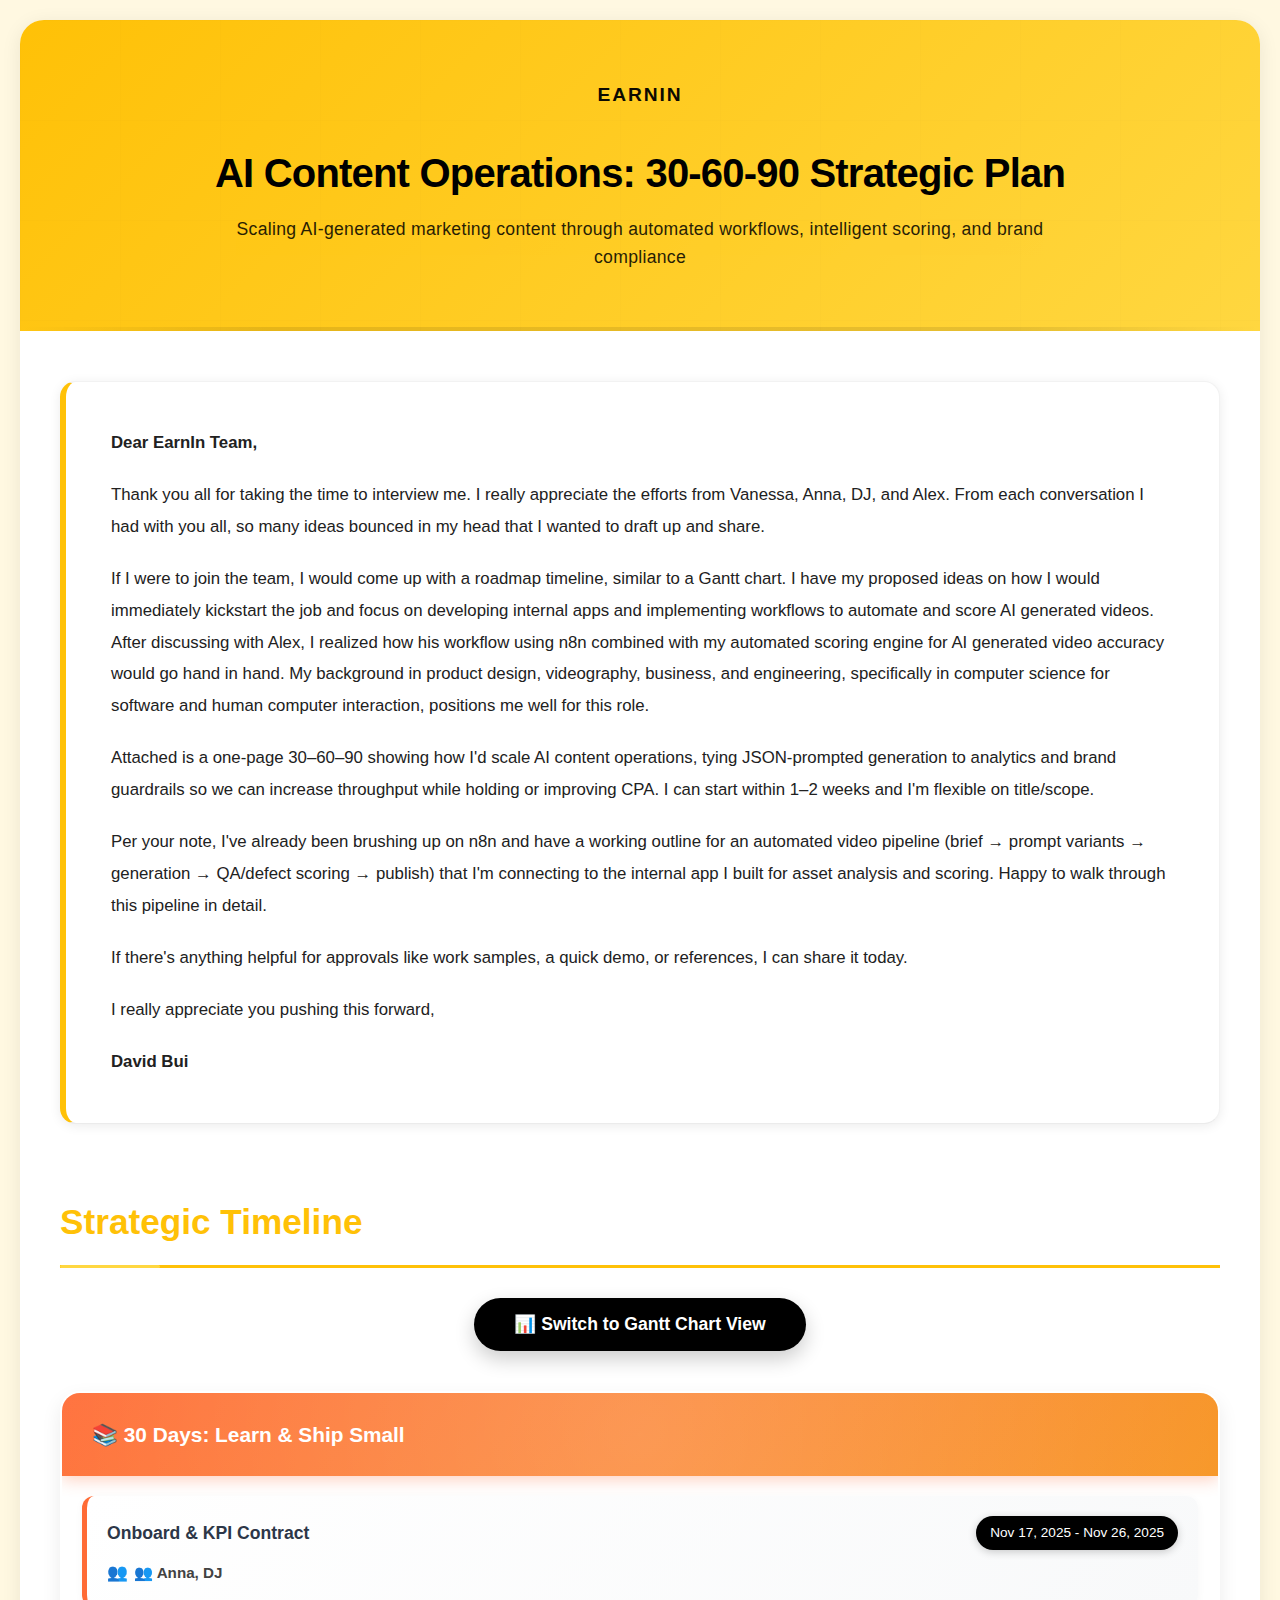
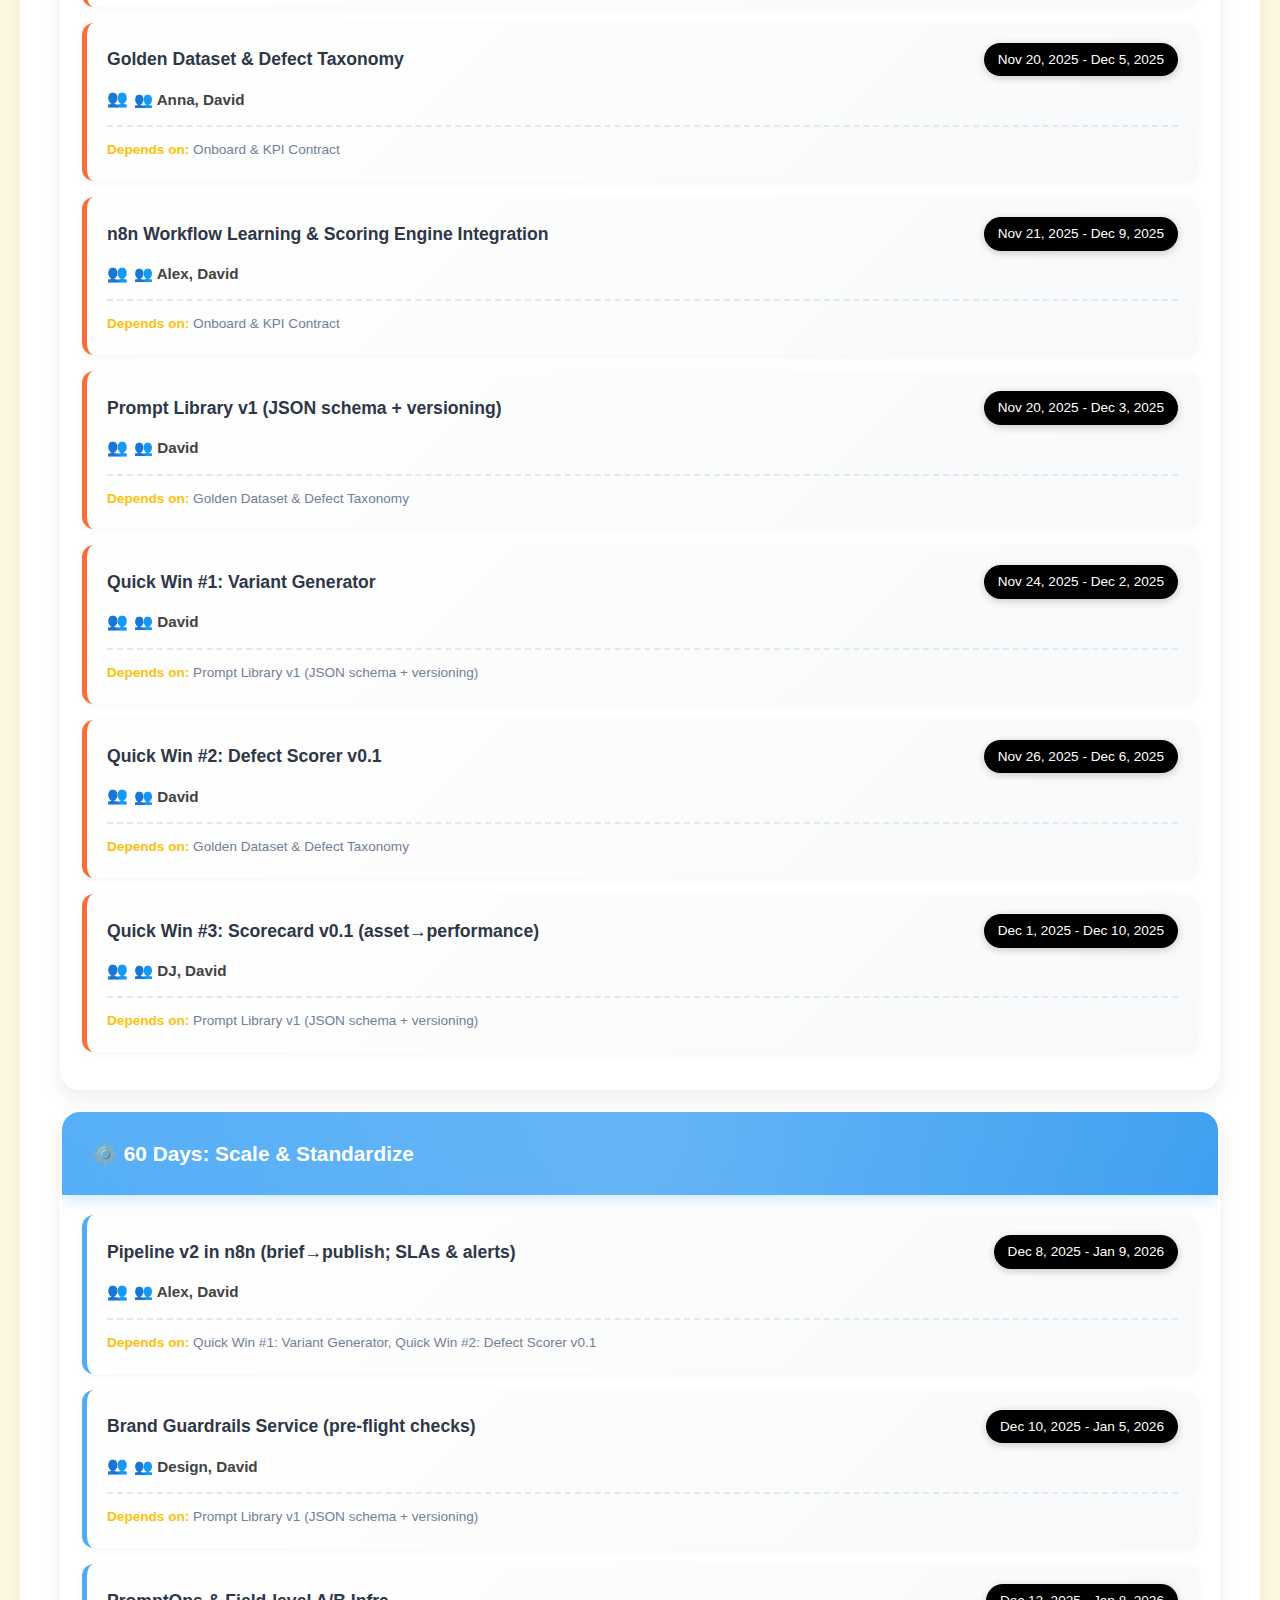
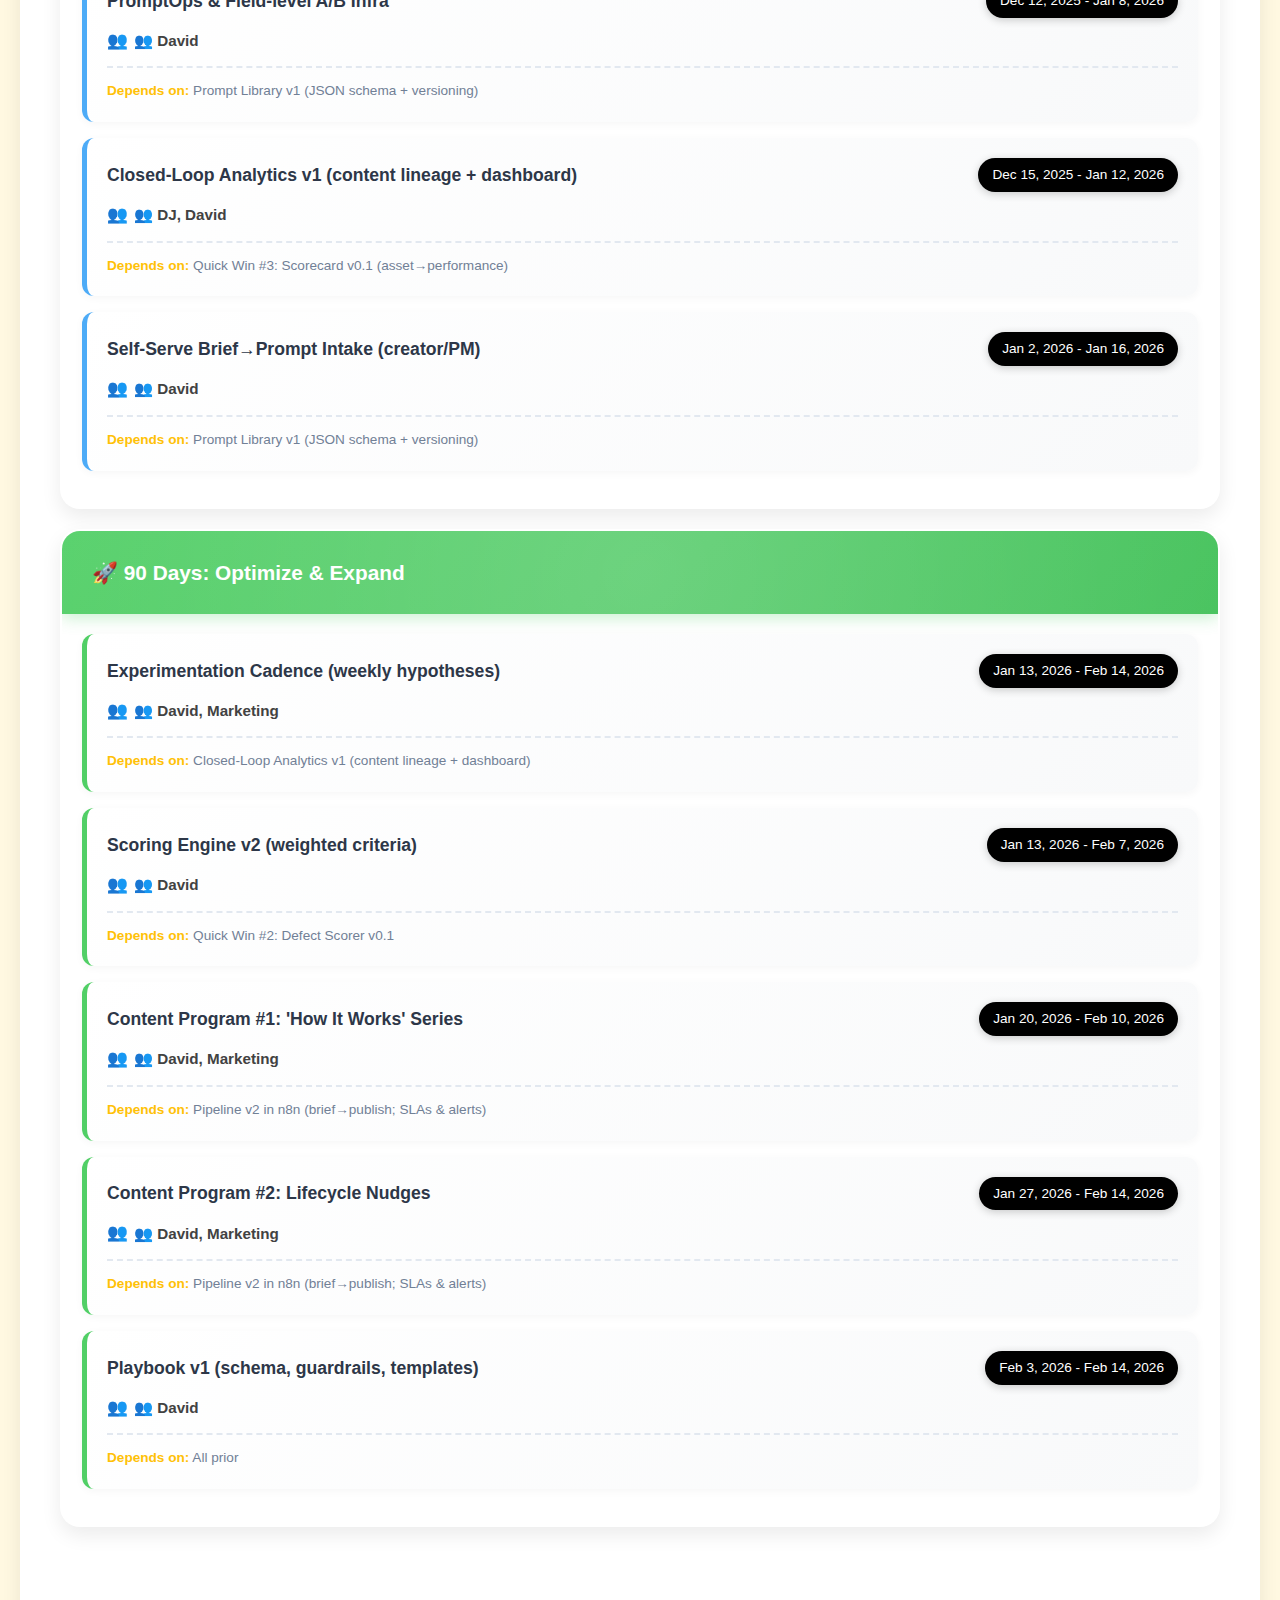
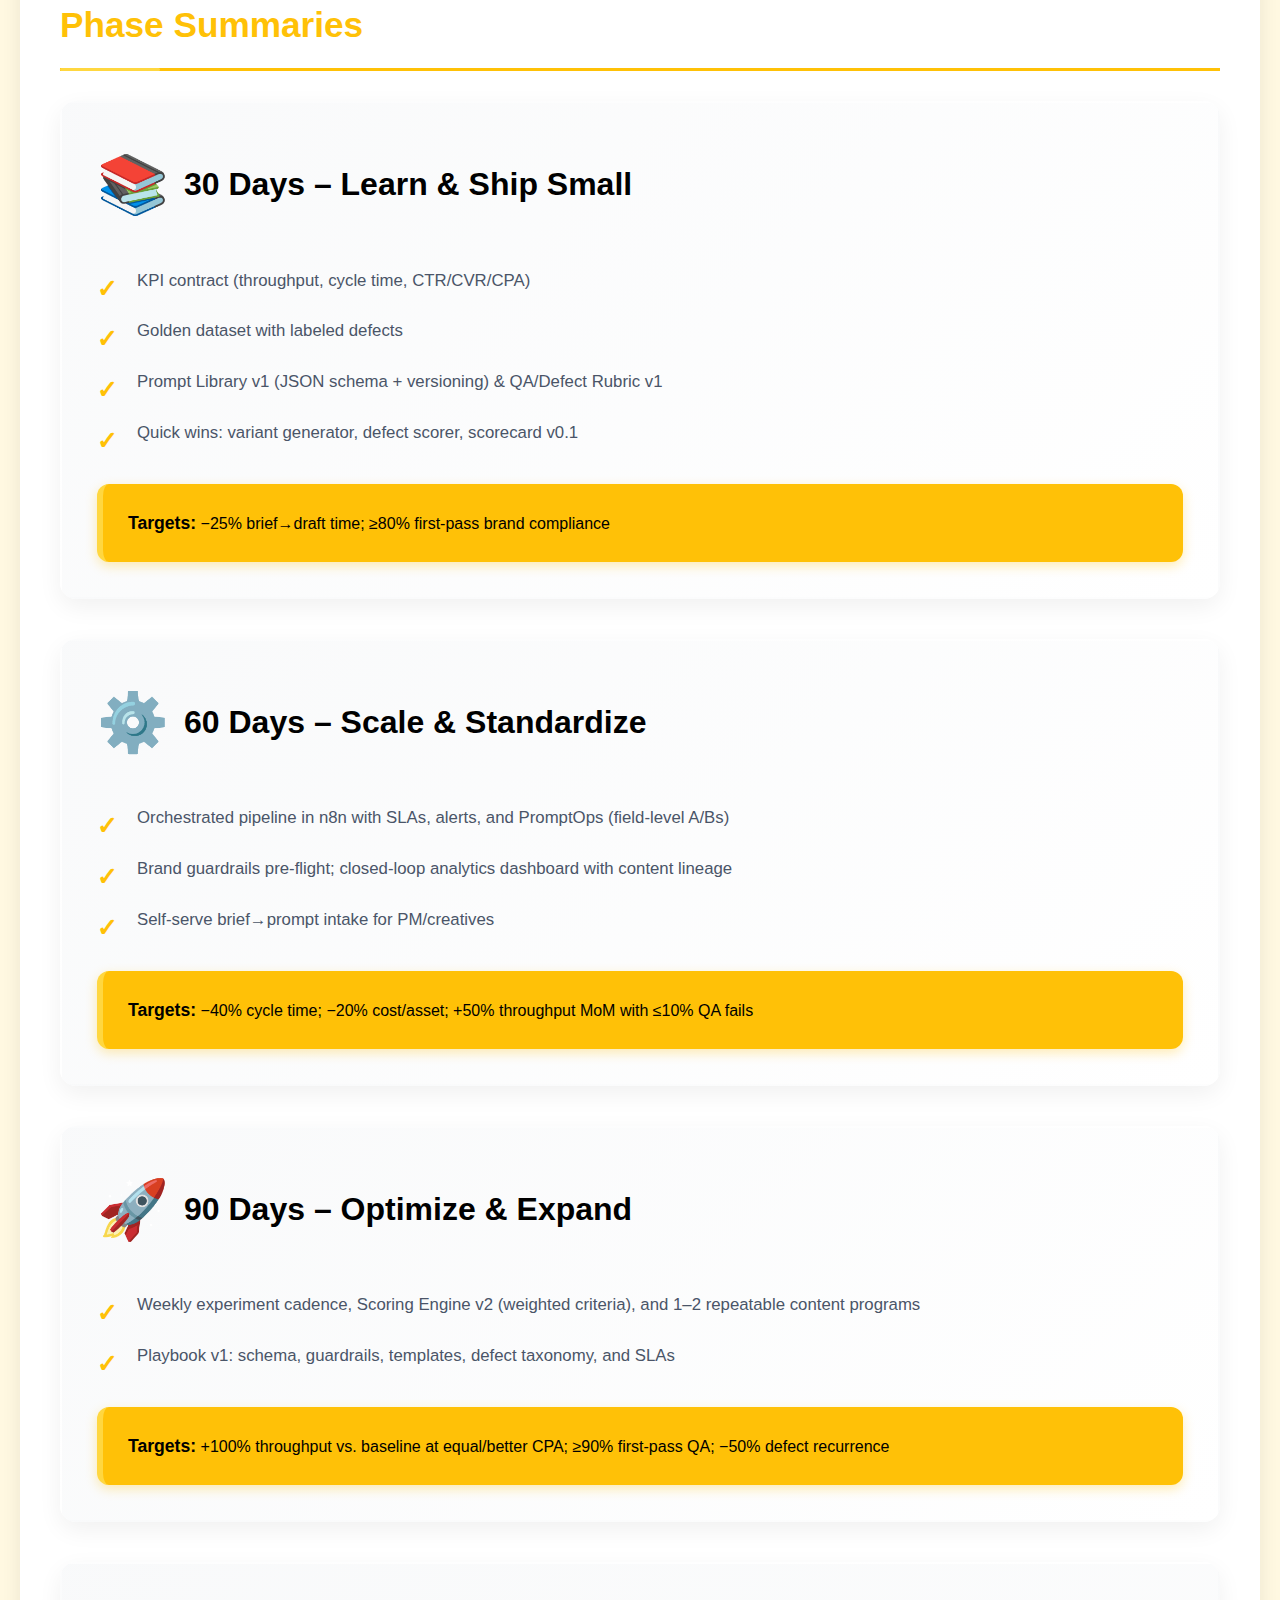
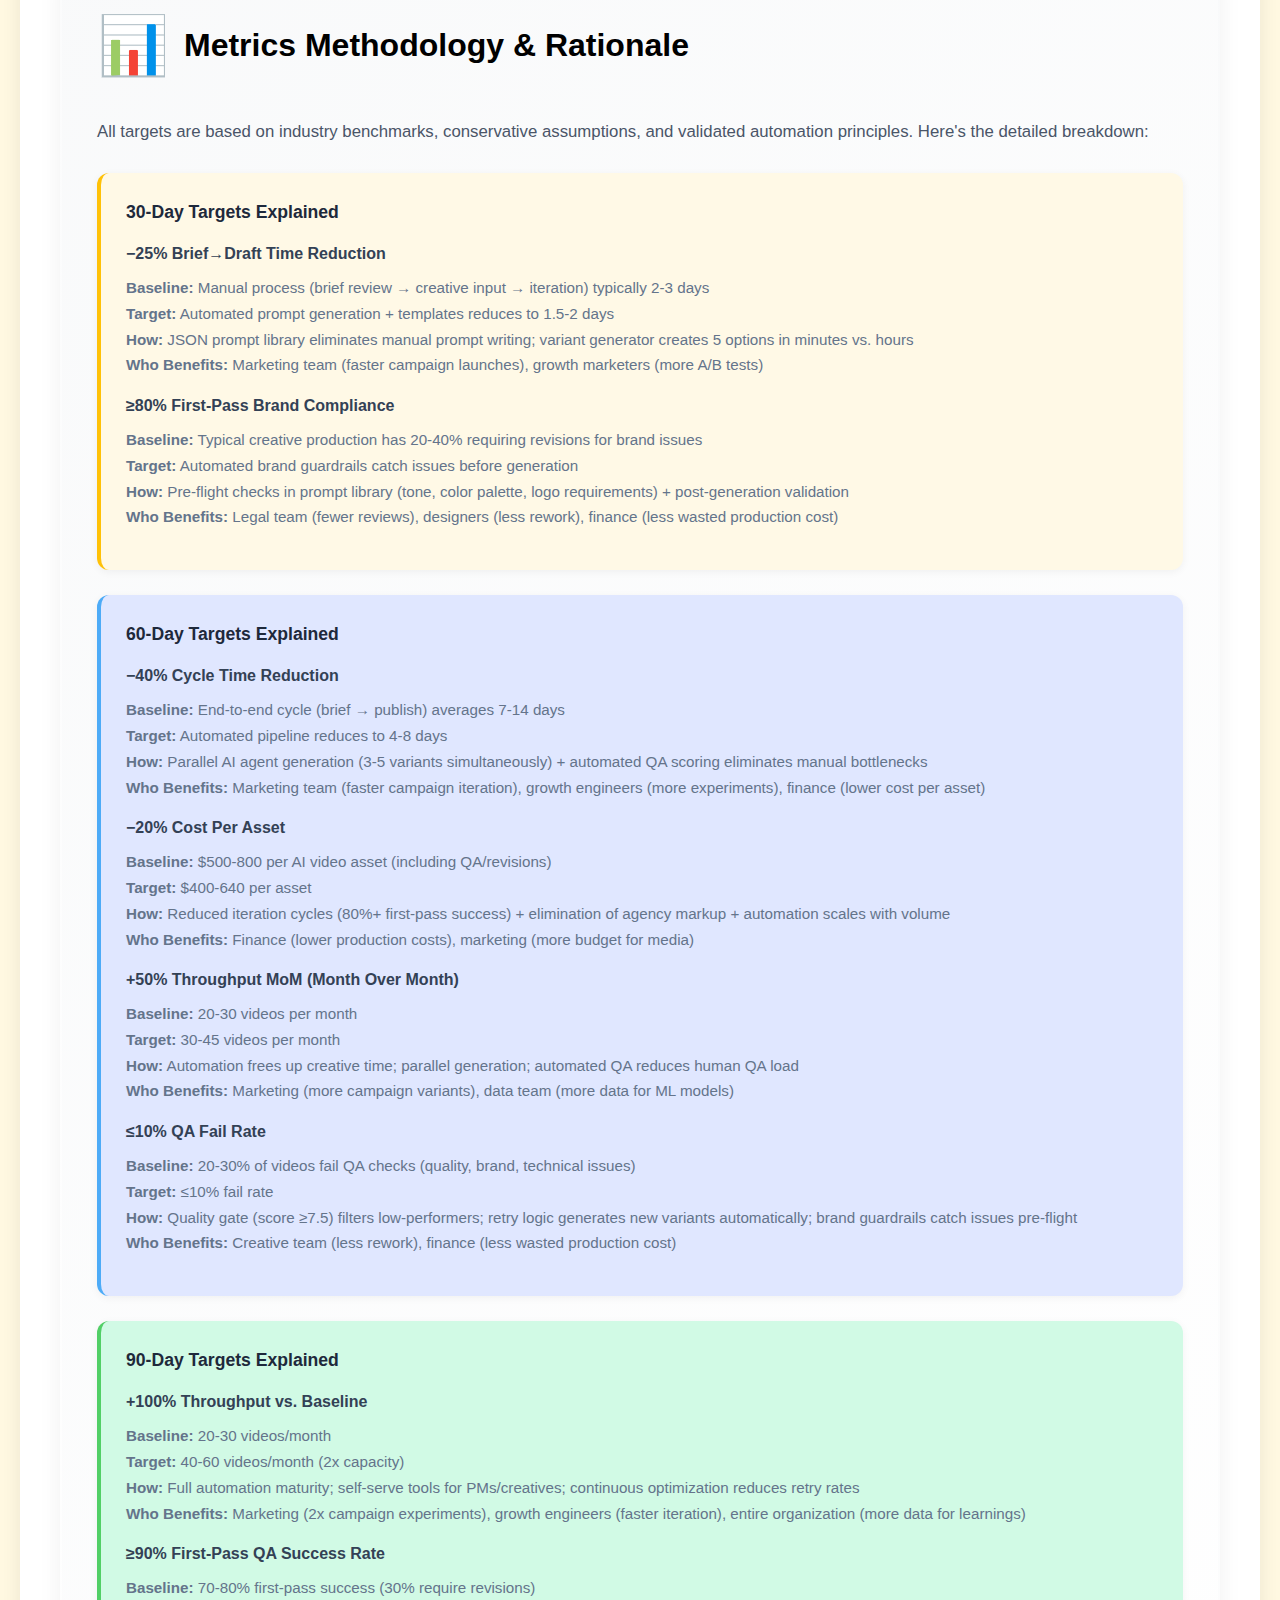
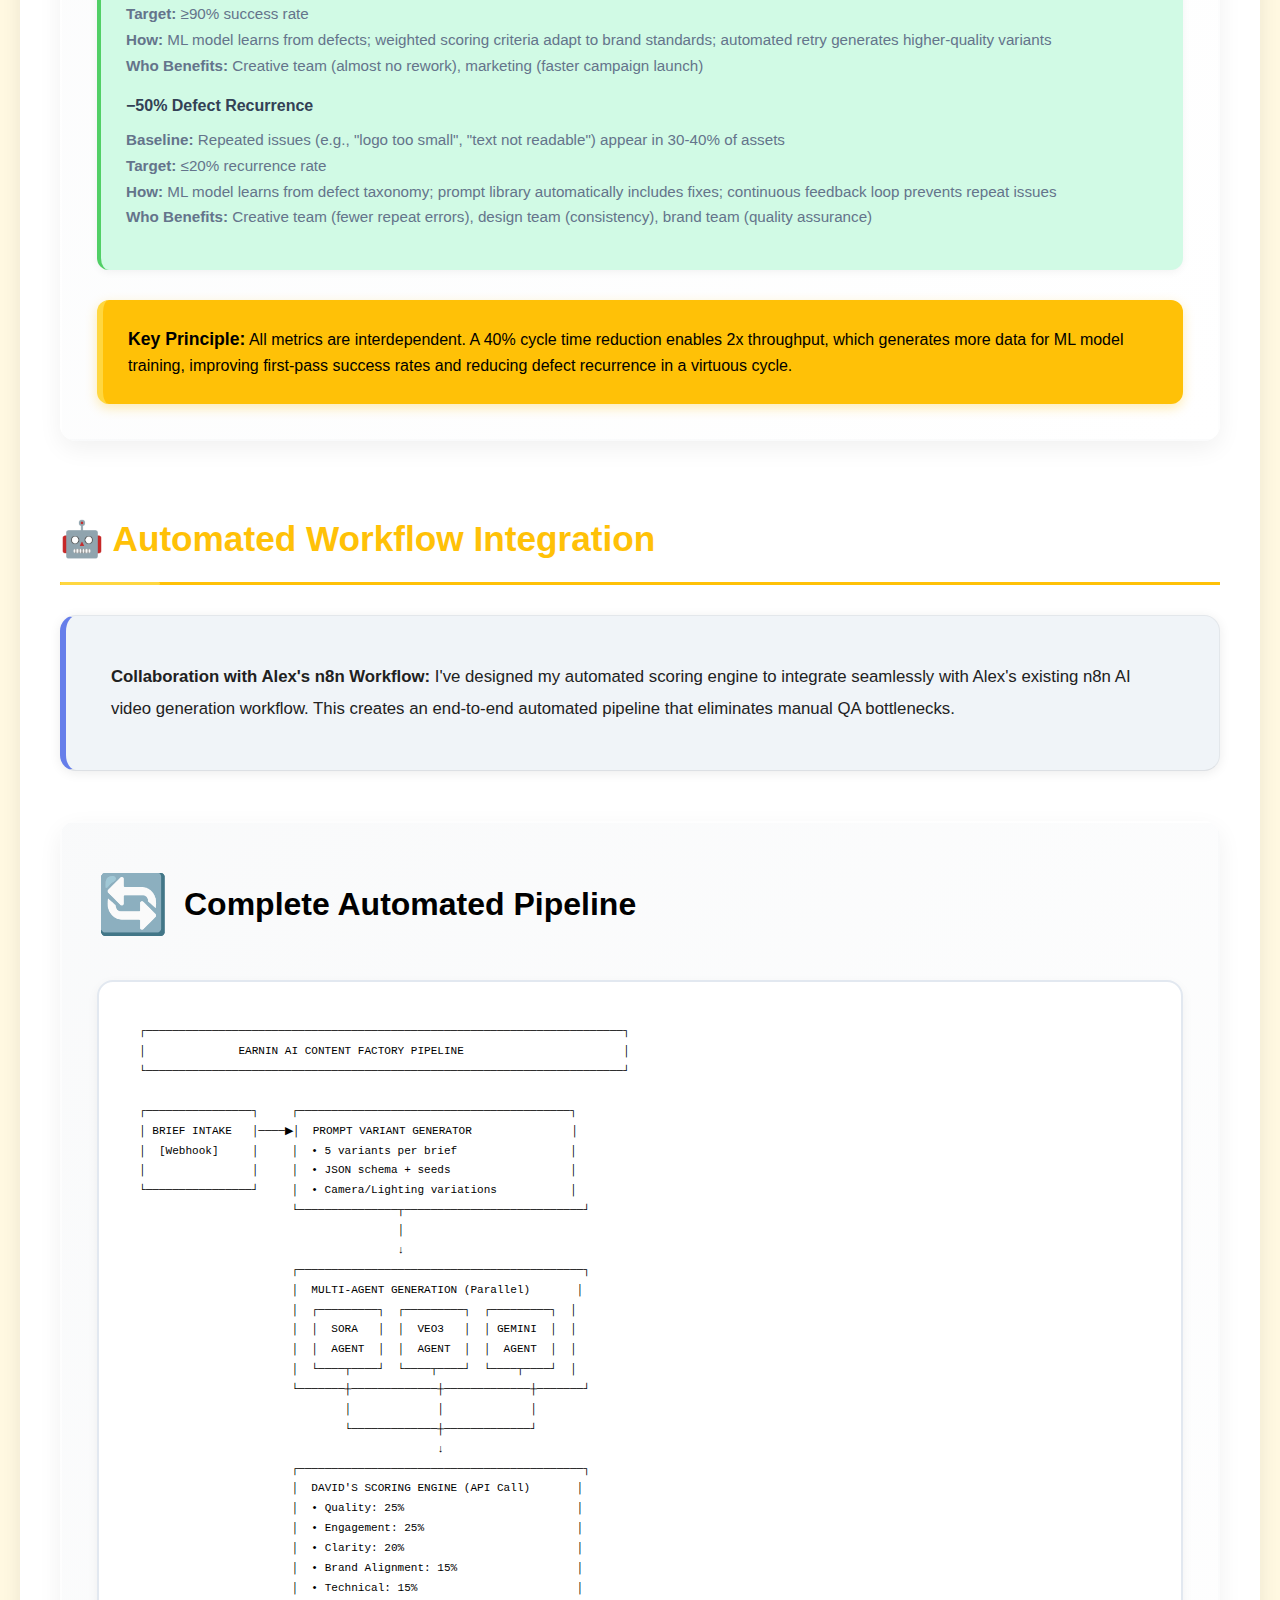
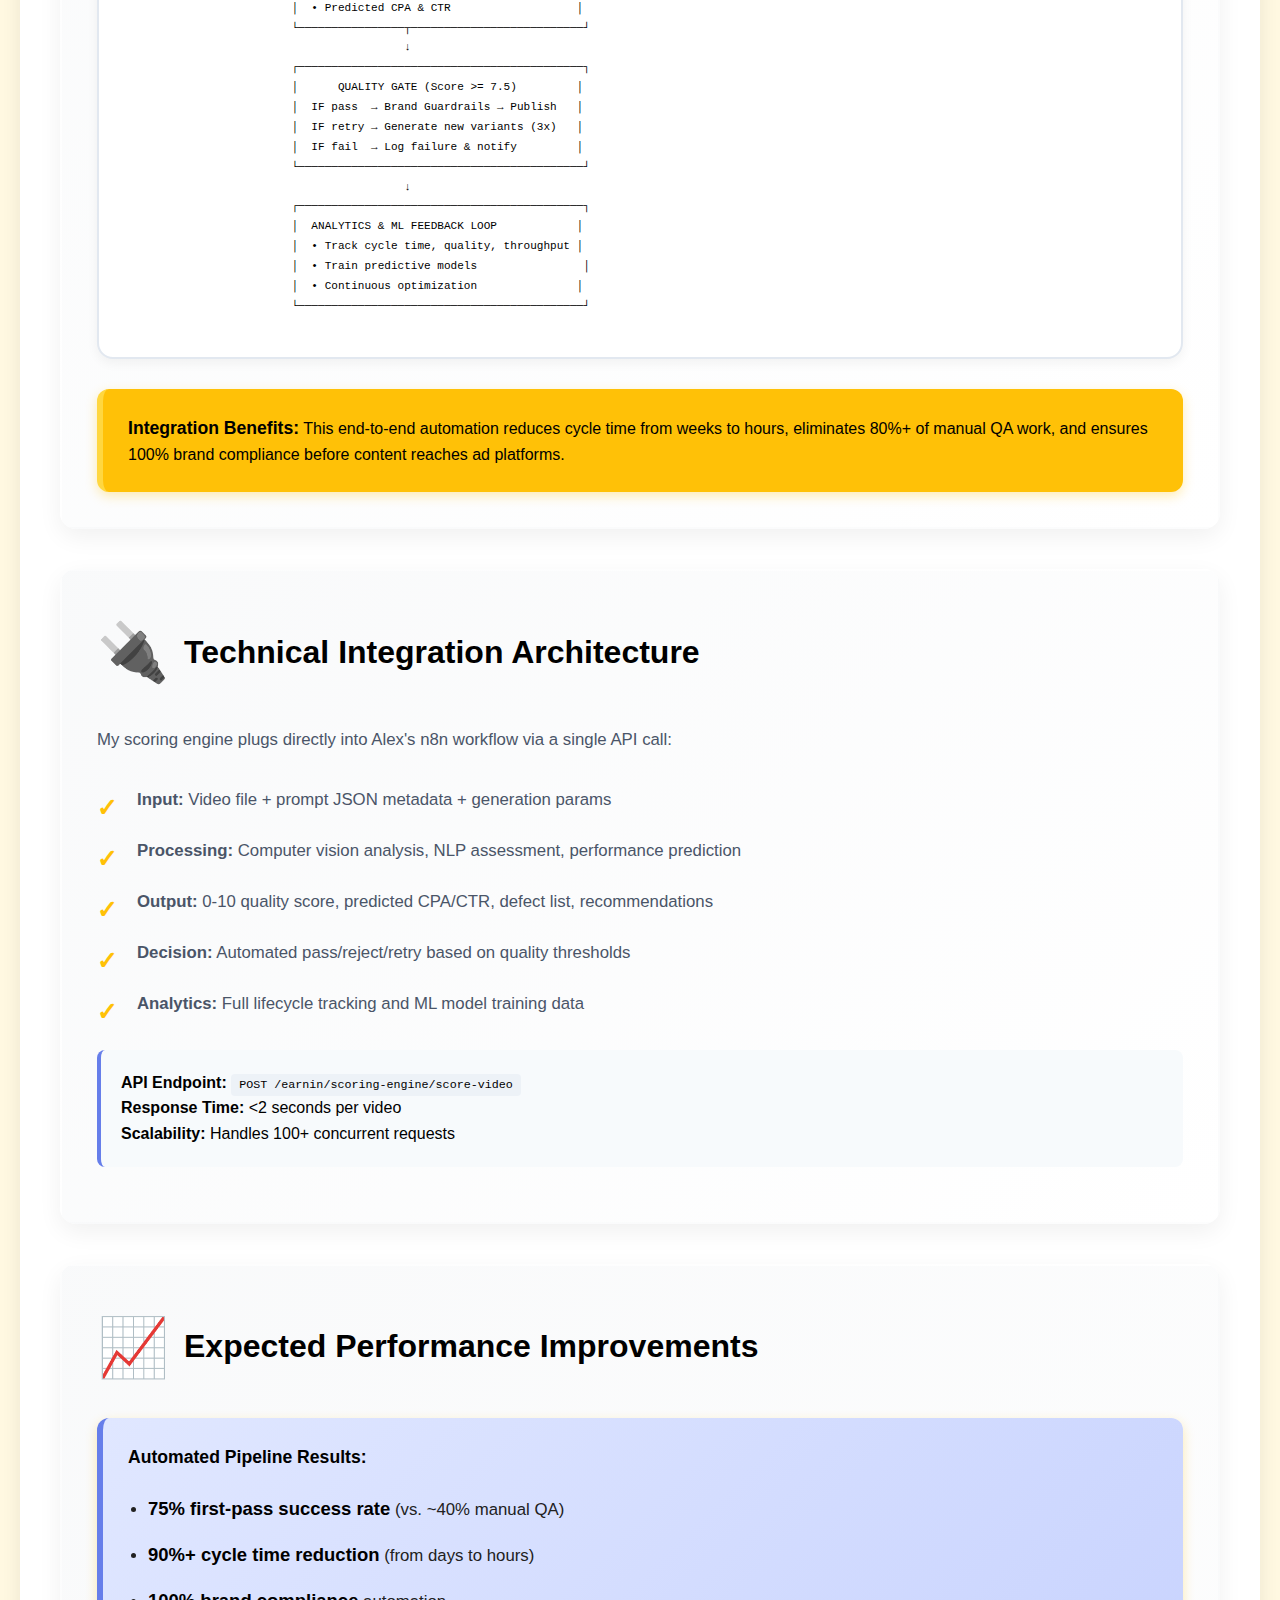
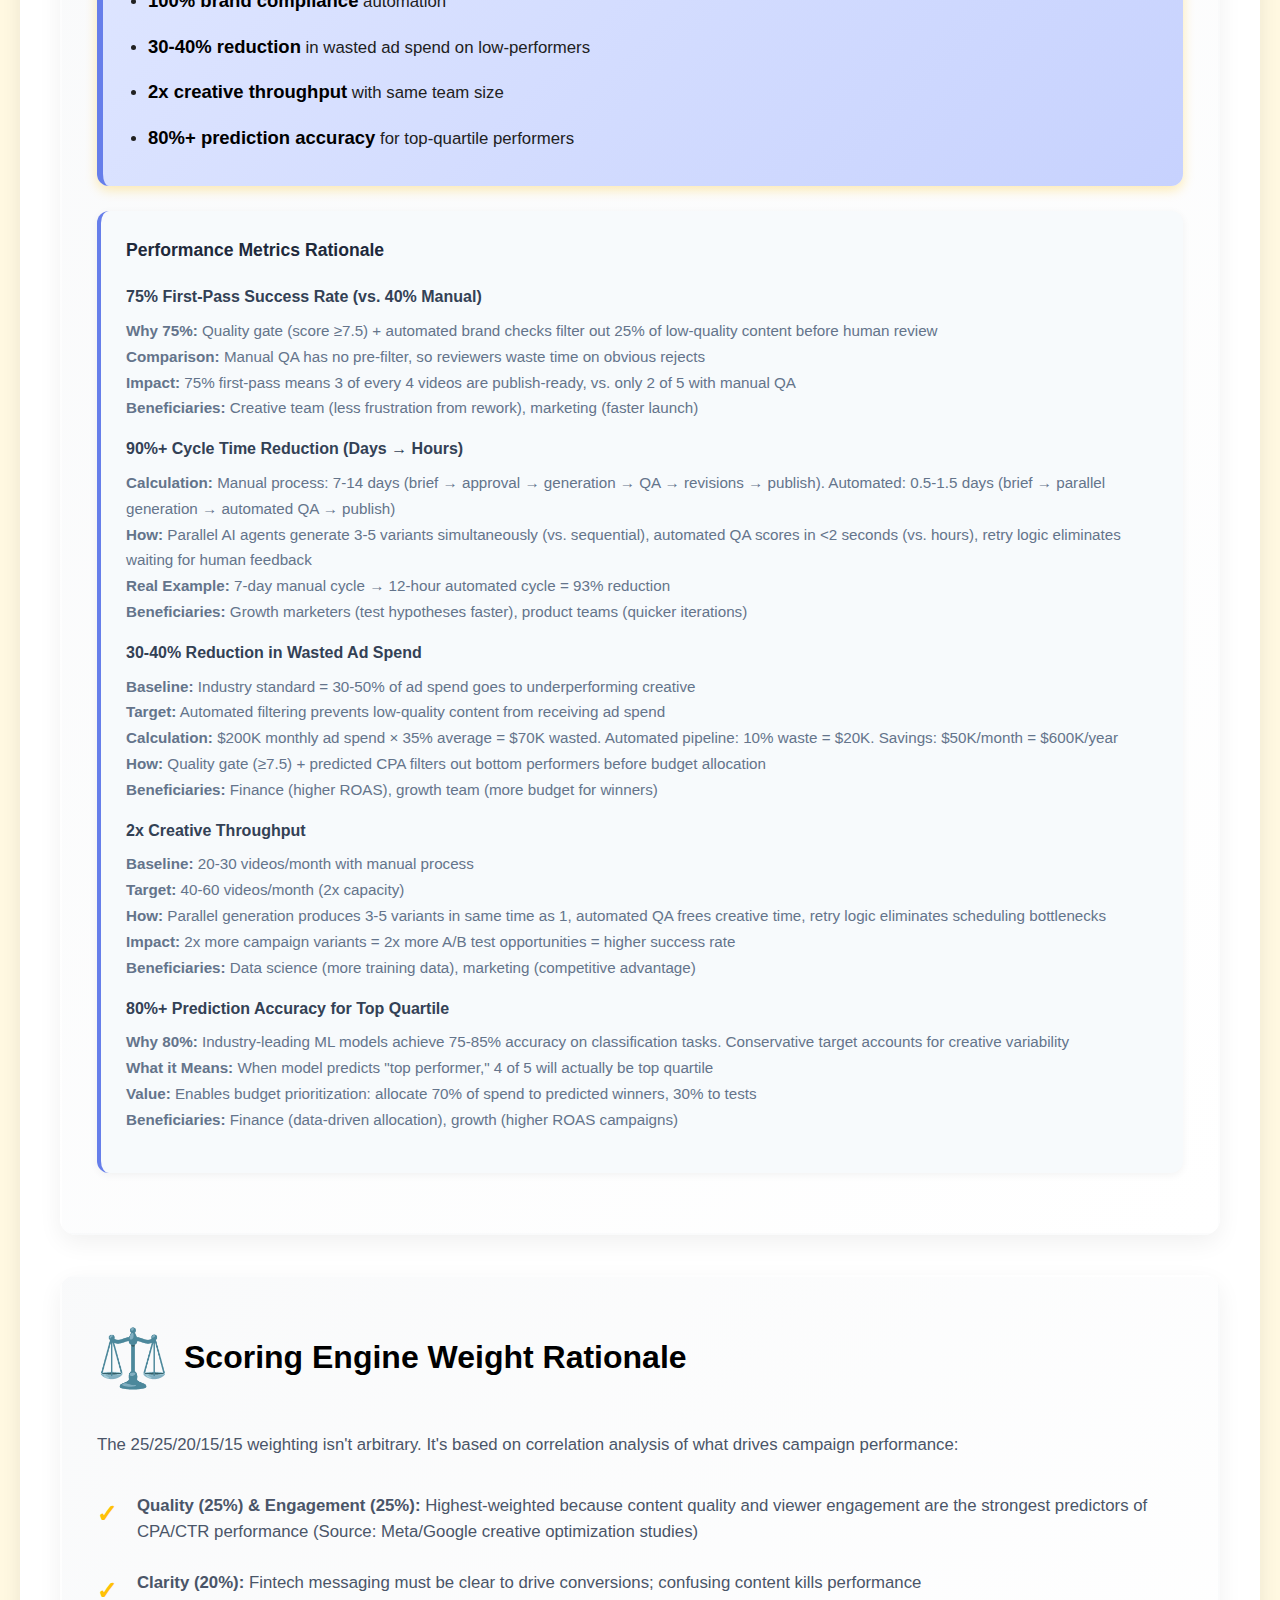
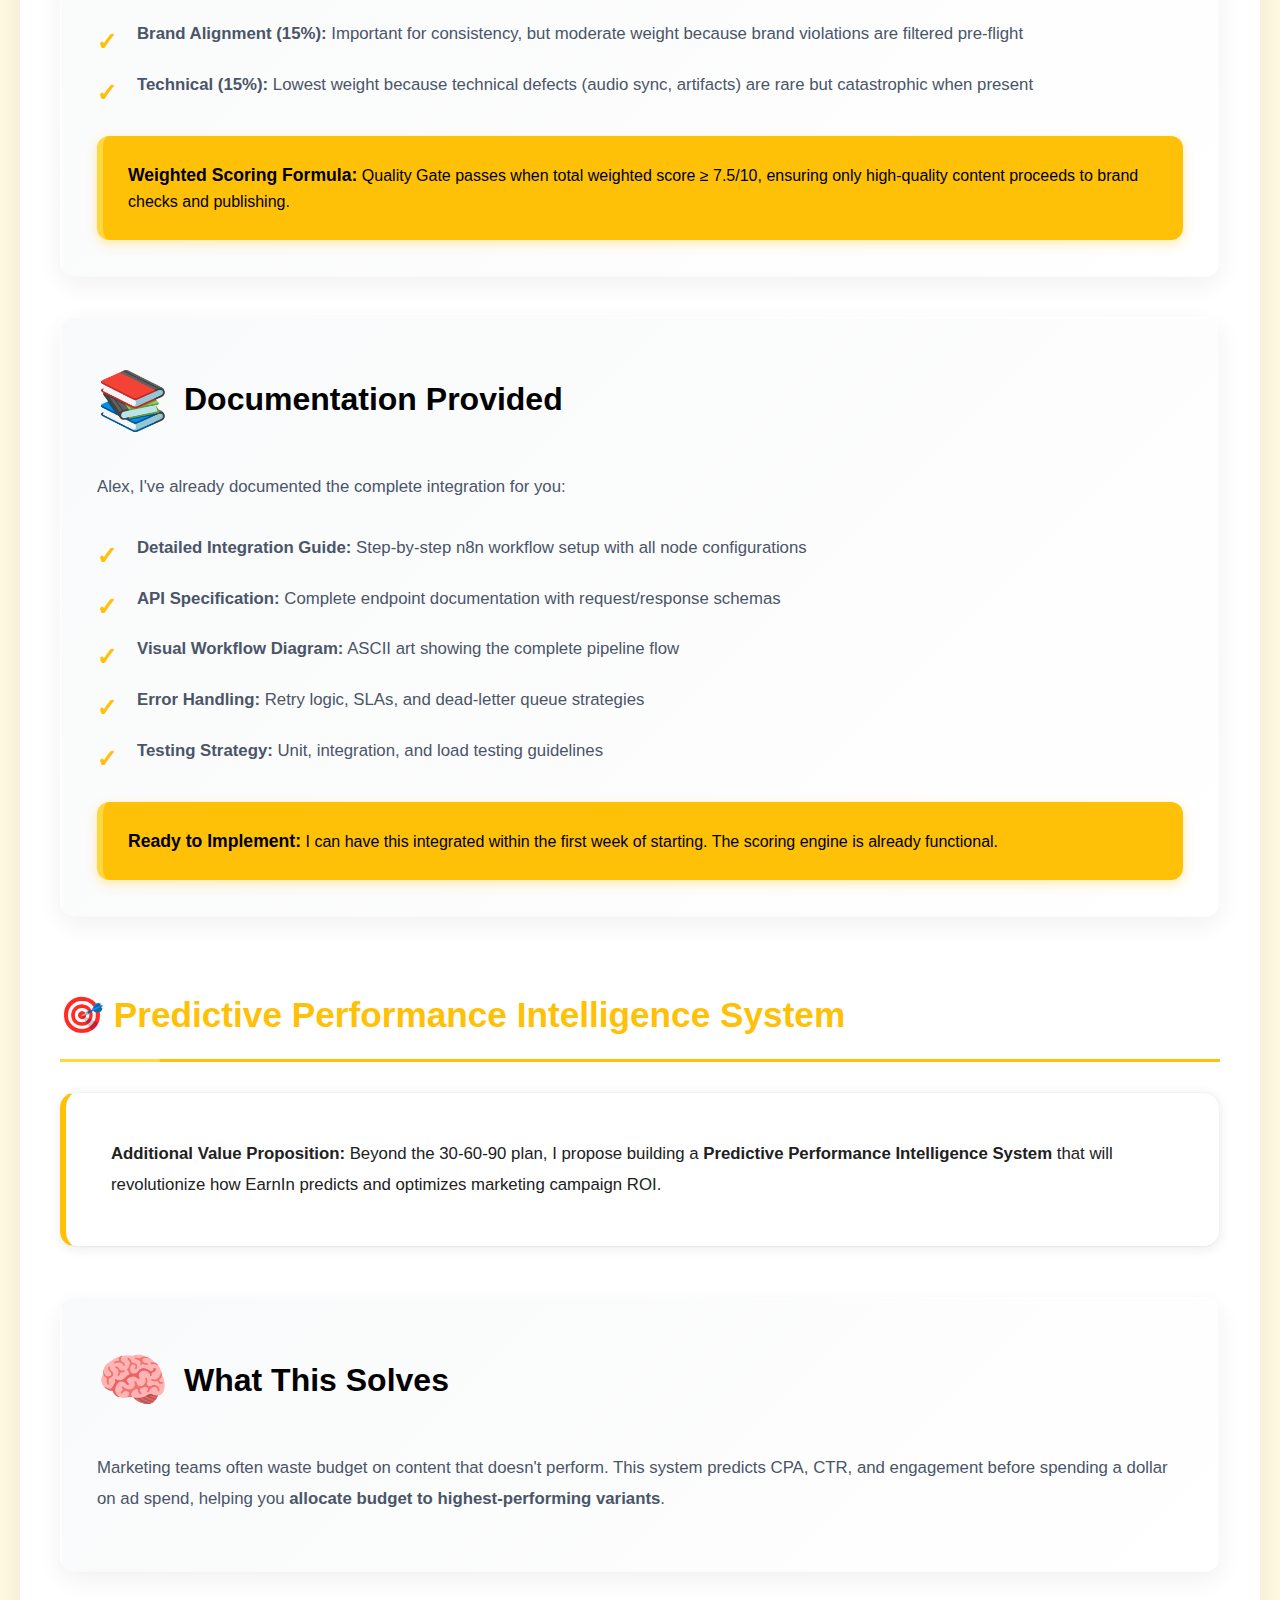
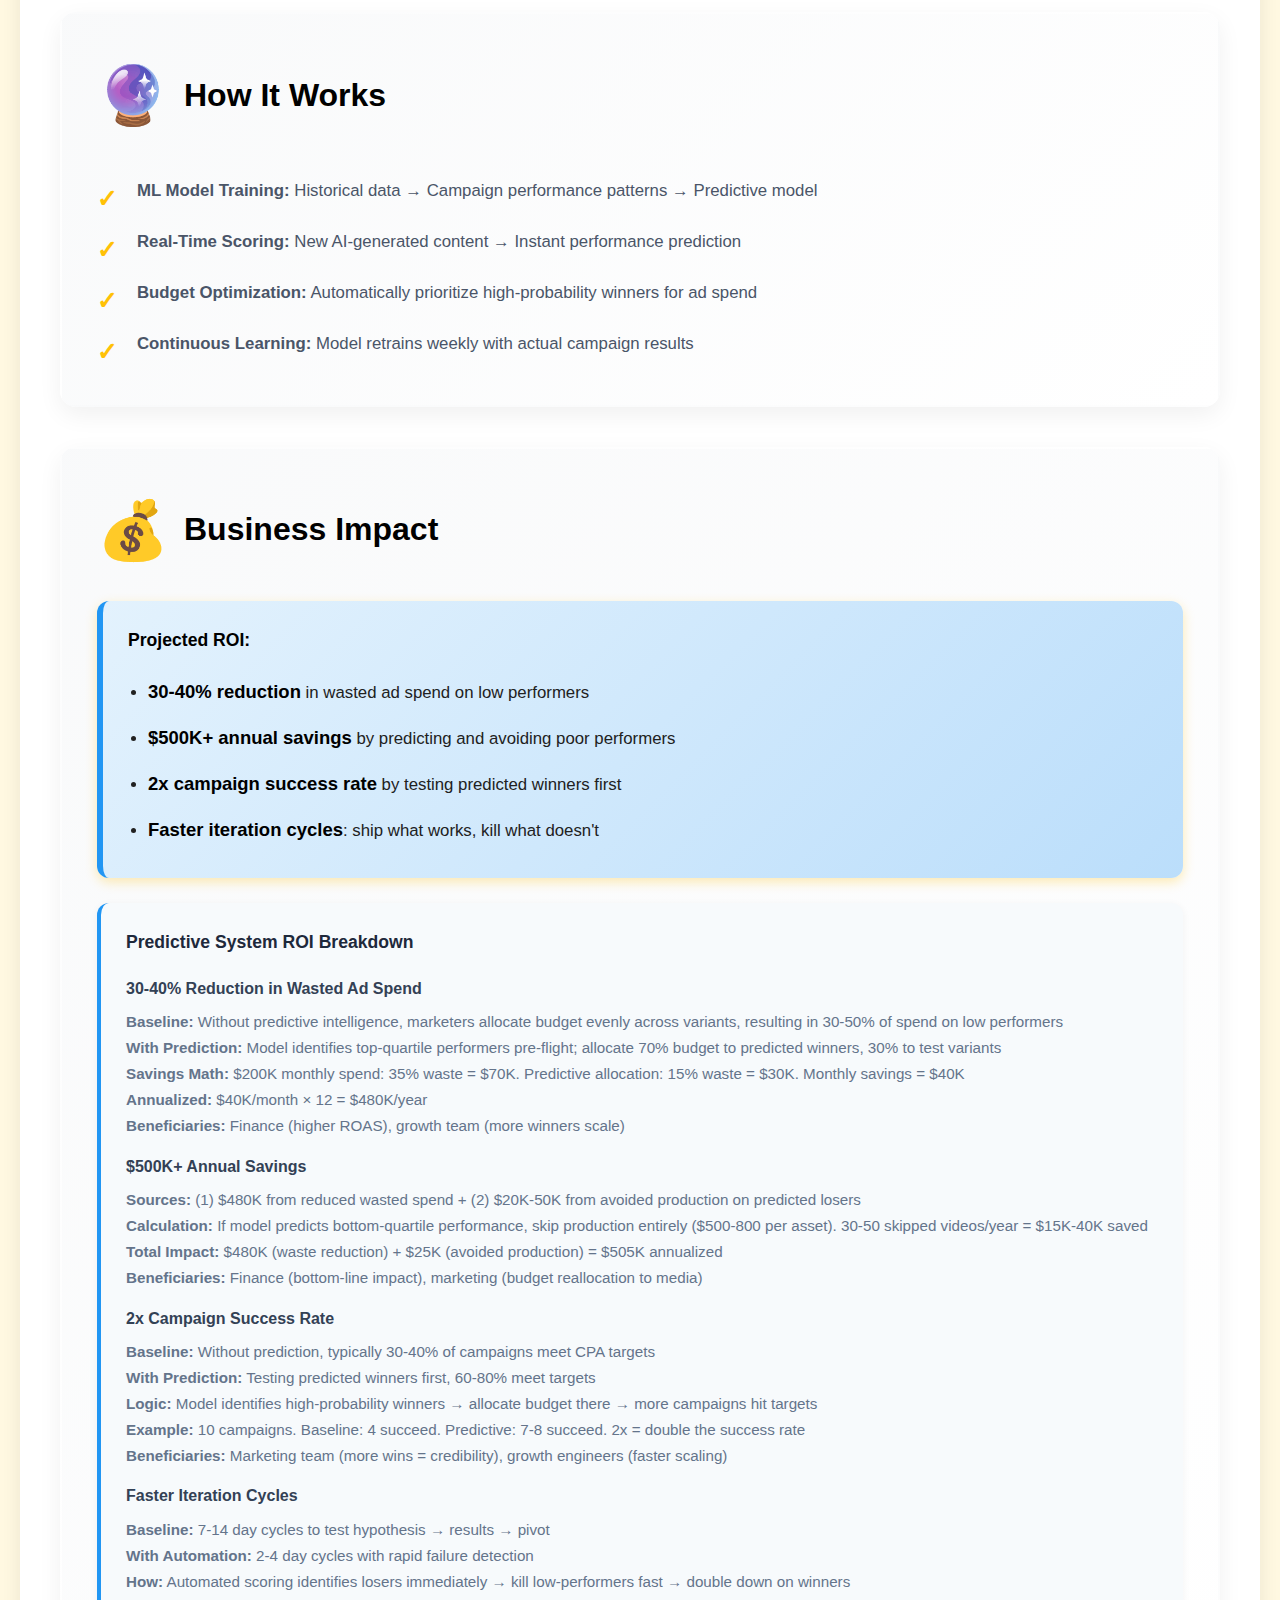
<file: index.html>
<!DOCTYPE html>
<html lang="en">
<head>
    <meta charset="UTF-8">
    <meta name="viewport" content="width=device-width, initial-scale=1.0">
    <meta name="description" content="David Bui's 30-60-90 plan for EarnIn AI Content Operations. Comprehensive roadmap for scaling AI-generated marketing content with automated scoring and workflow integration.">
    <meta name="keywords" content="EarnIn, AI content, video generation, marketing automation, 30-60-90 plan">
    <meta name="author" content="David Bui">
    <title>EarnIn AI Content Operations - 30-60-90 Strategic Plan | David Bui</title>
    <style>
        * {
            margin: 0;
            padding: 0;
            box-sizing: border-box;
        }

        body {
            font-family: -apple-system, BlinkMacSystemFont, 'Segoe UI', 'Helvetica Neue', Arial, sans-serif;
            line-height: 1.6;
            color: #000;
            background: #FFF8E1;
            padding: 20px;
            -webkit-font-smoothing: antialiased;
            -moz-osx-font-smoothing: grayscale;
        }
        
        @media (prefers-reduced-motion: reduce) {
            * {
                animation-duration: 0.01ms !important;
                animation-iteration-count: 1 !important;
                transition-duration: 0.01ms !important;
            }
        }

        .container {
            max-width: 1400px;
            margin: 0 auto;
            background: #FFFFFF;
            border-radius: 24px;
            box-shadow: 0 4px 20px rgba(0, 0, 0, 0.08);
            overflow: hidden;
            animation: fadeInUp 0.8s ease;
        }

        @keyframes fadeInUp {
            from {
                opacity: 0;
                transform: translateY(30px);
            }
            to {
                opacity: 1;
                transform: translateY(0);
            }
        }

        header {
            background: linear-gradient(135deg, #FFC107 0%, #FFD740 100%);
            color: white;
            padding: 60px 40px;
            text-align: center;
            position: relative;
            overflow: hidden;
        }

        header::before {
            content: '';
            position: absolute;
            top: 0;
            left: 0;
            right: 0;
            bottom: 0;
            background: url('data:image/svg+xml,<svg width="100" height="100" xmlns="http://www.w3.org/2000/svg"><defs><pattern id="grid" width="100" height="100" patternUnits="userSpaceOnUse"><path d="M 100 0 L 0 0 0 100" fill="none" stroke="rgba(0,0,0,0.05)" stroke-width="1"/></pattern></defs><rect width="100" height="100" fill="url(%23grid)"/></svg>');
            opacity: 0.3;
            animation: gridMove 20s linear infinite;
        }
        
        header::after {
            content: '';
            position: absolute;
            bottom: 0;
            left: 0;
            right: 0;
            height: 4px;
            background: linear-gradient(90deg, transparent 0%, #000 20%, #000 80%, transparent 100%);
            opacity: 0.1;
        }

        @keyframes gridMove {
            0% { transform: translate(0, 0); }
            100% { transform: translate(100px, 100px); }
        }

        header h1 {
            font-size: 2.5em;
            margin-bottom: 10px;
            font-weight: 700;
            color: #000;
            text-shadow: none;
            position: relative;
            z-index: 1;
            animation: slideInDown 0.8s ease;
            letter-spacing: -0.02em;
        }
        
        header .earnin-brand {
            font-size: 1.2em;
            font-weight: 600;
            color: #000;
            opacity: 0.95;
            text-transform: uppercase;
            letter-spacing: 0.1em;
            margin-bottom: 30px;
        }
        
        header .subtitle {
            font-size: 1.5em;
            font-weight: 500;
            color: #000;
            opacity: 0.85;
            margin-top: 15px;
            line-height: 1.5;
        }

        @keyframes slideInDown {
            from {
                opacity: 0;
                transform: translateY(-30px);
            }
            to {
                opacity: 1;
                transform: translateY(0);
            }
        }

        header p {
            font-size: 1.1em;
            color: #000;
            opacity: 0.85;
            font-weight: 400;
            letter-spacing: 0.3px;
            position: relative;
            z-index: 1;
            animation: slideInDown 1s ease;
            max-width: 900px;
            margin: 0 auto;
            line-height: 1.6;
        }

        .content {
            padding: 50px 40px;
        }

        .section {
            margin-bottom: 70px;
            animation: fadeIn 1.2s ease;
        }

        @keyframes fadeIn {
            from { opacity: 0; }
            to { opacity: 1; }
        }

        .section-title {
            font-size: 2.2em;
            color: #FFC107;
            margin-bottom: 30px;
            padding-bottom: 15px;
            border-bottom: 3px solid #FFC107;
            font-weight: 700;
            position: relative;
        }

        .section-title::after {
            content: '';
            position: absolute;
            bottom: -3px;
            left: 0;
            width: 100px;
            height: 3px;
            background: #FFD740;
            border-radius: 2px;
        }

        .intro-letter {
            background: #FFFFFF;
            padding: 45px;
            border-radius: 16px;
            border-left: 6px solid #FFC107;
            margin-bottom: 50px;
            box-shadow: 0 2px 12px rgba(0, 0, 0, 0.08);
            transition: all 0.3s ease;
            border-top: 1px solid rgba(0, 0, 0, 0.05);
            border-right: 1px solid rgba(0, 0, 0, 0.05);
            border-bottom: 1px solid rgba(0, 0, 0, 0.08);
        }

        .intro-letter:hover {
            transform: translateY(-2px);
            box-shadow: 0 8px 24px rgba(0, 0, 0, 0.12);
            border-left-width: 8px;
        }

        .intro-letter p {
            margin-bottom: 20px;
            line-height: 1.9;
            font-size: 1.05em;
            color: #212121;
        }
        
        .intro-letter p:last-child {
            margin-bottom: 0;
        }

        .gantt-container {
            margin: 40px 0;
            position: relative;
        }

        .timeline-overview {
            display: grid;
            grid-template-columns: 1fr;
            gap: 20px;
        }

        .phase-block {
            background: white;
            border-radius: 20px;
            overflow: hidden;
            box-shadow: 0 8px 20px rgba(0,0,0,0.08);
            transition: all 0.4s cubic-bezier(0.175, 0.885, 0.32, 1.275);
            border: 2px solid transparent;
            cursor: pointer;
        }

        .phase-block:hover {
            transform: translateY(-8px) scale(1.02);
            box-shadow: 0 20px 40px rgba(0,0,0,0.15);
            border-color: rgba(255, 193, 7, 0.3);
        }
        
        .phase-block:focus-within {
            outline: 3px solid #FFC107;
            outline-offset: 2px;
        }
        
        .phase-block:active {
            transform: translateY(-4px) scale(1.01);
        }

        .phase-header {
            padding: 25px 30px;
            color: white;
            font-weight: bold;
            font-size: 1.3em;
            display: flex;
            align-items: center;
            justify-content: space-between;
            position: relative;
            overflow: hidden;
        }

        .phase-header::before {
            content: '';
            position: absolute;
            top: -50%;
            left: -50%;
            width: 200%;
            height: 200%;
            background: radial-gradient(circle, rgba(255,255,255,0.2) 0%, transparent 70%);
            transition: all 0.5s;
        }

        .phase-header:hover::before {
            animation: shimmer 1.5s infinite;
        }

        @keyframes shimmer {
            0% { transform: rotate(0deg); }
            100% { transform: rotate(360deg); }
        }

        .phase-header span {
            position: relative;
            z-index: 1;
        }

        .phase-header.phase-30 { 
            background: linear-gradient(135deg, #ff6b35 0%, #f7931e 100%);
            box-shadow: 0 4px 15px rgba(255, 107, 53, 0.3);
        }
        .phase-header.phase-60 { 
            background: linear-gradient(135deg, #4dabf7 0%, #339af0 100%);
            box-shadow: 0 4px 15px rgba(77, 171, 247, 0.3);
        }
        .phase-header.phase-90 { 
            background: linear-gradient(135deg, #51cf66 0%, #40c057 100%);
            box-shadow: 0 4px 15px rgba(81, 207, 102, 0.3);
        }

        .tasks-grid {
            padding: 20px;
        }

        .task-item {
            background: linear-gradient(135deg, #ffffff 0%, #f8f9fa 100%);
            border-left: 5px solid;
            padding: 20px;
            margin-bottom: 16px;
            border-radius: 12px;
            cursor: pointer;
            transition: all 0.3s cubic-bezier(0.4, 0, 0.2, 1);
            box-shadow: 0 2px 8px rgba(0,0,0,0.04);
            position: relative;
            overflow: hidden;
            outline: none;
        }
        
        .task-item:focus {
            outline: 3px solid #FFC107;
            outline-offset: 2px;
        }
        
        .task-item:active {
            transform: translateX(4px) scale(1.005);
        }

        .task-item::before {
            content: '';
            position: absolute;
            left: 0;
            top: 0;
            bottom: 0;
            width: 0;
            background: linear-gradient(90deg, transparent, rgba(255,255,255,0.4), transparent);
            transition: width 0.5s;
        }

        .task-item:hover::before {
            width: 100%;
        }

        .task-item.phase-30 { border-left-color: #ff6b35; }
        .task-item.phase-60 { border-left-color: #4dabf7; }
        .task-item.phase-90 { border-left-color: #51cf66; }

        .task-item:hover {
            background: linear-gradient(135deg, #ffffff 0%, #f1f3f5 100%);
            transform: translateX(8px) scale(1.01);
            box-shadow: 0 8px 24px rgba(0,0,0,0.12);
        }

        .task-item-header {
            display: flex;
            align-items: center;
            justify-content: space-between;
            margin-bottom: 10px;
        }

        .task-item-title {
            font-weight: 600;
            font-size: 1.1em;
            color: #2d3748;
            transition: color 0.3s;
        }

        .task-item:hover .task-item-title {
            color: #FFC107;
        }

        .task-item-date {
            font-size: 0.85em;
            color: white;
            background: #000;
            padding: 6px 14px;
            border-radius: 20px;
            white-space: nowrap;
            box-shadow: 0 2px 8px rgba(0, 0, 0, 0.2);
            font-weight: 500;
        }

        .task-item-owners {
            font-size: 0.95em;
            color: #424242;
            font-weight: 600;
            display: inline-flex;
            align-items: center;
            gap: 6px;
        }

        .task-item-owners::before {
            content: '👥';
            font-size: 1.1em;
        }

        .task-item-deps {
            font-size: 0.85em;
            color: #718096;
            margin-top: 12px;
            padding-top: 12px;
            border-top: 2px dashed #e2e8f0;
        }

        .task-item-deps strong {
            color: #FFC107;
            font-weight: 600;
        }

        .gantt-chart {
            margin-top: 40px;
            overflow-x: auto;
            background: #f8f9fa;
            border-radius: 10px;
            padding: 20px;
        }

        .chart-container {
            position: relative;
        }

        .gantt-header {
            display: flex;
            height: 60px;
            background: #FFC107;
            color: #000;
            border-radius: 8px 8px 0 0;
            margin-bottom: 10px;
        }

        .gantt-week-markers {
            display: flex;
            min-width: 1500px;
        }

        .week-marker {
            flex: 1;
            display: flex;
            align-items: center;
            justify-content: center;
            padding: 10px;
            border-right: 1px solid rgba(255,255,255,0.3);
            font-weight: 600;
            font-size: 0.9em;
        }

        .review-marker {
            position: absolute;
            top: -30px;
            height: calc(100% + 30px);
            width: 3px;
            background: #ffd700;
            box-shadow: 0 0 10px rgba(255,215,0,0.5);
            z-index: 10;
        }

        .review-marker-label {
            position: absolute;
            top: -45px;
            left: 50%;
            transform: translateX(-50%);
            background: #ffd700;
            color: #333;
            padding: 3px 10px;
            border-radius: 15px;
            font-size: 0.75em;
            font-weight: bold;
            white-space: nowrap;
        }

        .gantt-tasks {
            min-width: 1500px;
        }

        .gantt-task-row {
            display: flex;
            margin-bottom: 8px;
            background: white;
            border-radius: 8px;
            overflow: hidden;
            box-shadow: 0 2px 4px rgba(0,0,0,0.1);
            height: 50px;
        }

        .gantt-task-row:hover {
            box-shadow: 0 4px 8px rgba(0,0,0,0.15);
        }

        .gantt-task-label {
            min-width: 280px;
            max-width: 280px;
            padding: 8px 12px;
            background: #FFC107;
            color: #000;
            font-weight: 600;
            display: flex;
            align-items: center;
            font-size: 0.9em;
        }

        .gantt-task-bar-container {
            flex: 1;
            position: relative;
            display: flex;
        }

        .month-cell {
            flex: 1;
            border-right: 1px solid #e0e0e0;
            position: relative;
        }

        .gantt-task-bar {
            position: absolute;
            top: 50%;
            transform: translateY(-50%);
            height: 35px;
            border-radius: 17px;
            display: flex;
            align-items: center;
            padding: 0 10px;
            color: white;
            font-weight: 600;
            cursor: pointer;
            transition: all 0.3s;
            box-shadow: 0 2px 8px rgba(0,0,0,0.2);
            font-size: 0.85em;
            white-space: nowrap;
            overflow: hidden;
        }

        .gantt-task-bar:hover {
            transform: translateY(-50%) scale(1.05);
            box-shadow: 0 4px 12px rgba(0,0,0,0.3);
        }
        
        .gantt-task-bar:focus {
            outline: 3px solid #FFC107;
            outline-offset: 2px;
            z-index: 5;
        }

        .gantt-task-bar.phase-30 { background: linear-gradient(135deg, #ff9800 0%, #f57c00 100%); }
        .gantt-task-bar.phase-60 { background: linear-gradient(135deg, #2196F3 0%, #1976D2 100%); }
        .gantt-task-bar.phase-90 { background: linear-gradient(135deg, #4caf50 0%, #388e3c 100%); }

        .chart-toggle {
            text-align: center;
            margin-bottom: 30px;
        }

        .chart-toggle button {
            background: #000;
            color: white;
            border: none;
            padding: 16px 40px;
            border-radius: 50px;
            font-size: 1.1em;
            font-weight: 600;
            cursor: pointer;
            transition: all 0.4s cubic-bezier(0.175, 0.885, 0.32, 1.275);
            box-shadow: 0 8px 20px rgba(0, 0, 0, 0.2);
            position: relative;
            overflow: hidden;
        }

        .chart-toggle button::before {
            content: '';
            position: absolute;
            top: 50%;
            left: 50%;
            width: 0;
            height: 0;
            border-radius: 50%;
            background: rgba(255, 255, 255, 0.3);
            transform: translate(-50%, -50%);
            transition: width 0.6s, height 0.6s;
        }

        .chart-toggle button:hover::before {
            width: 300px;
            height: 300px;
        }

        .chart-toggle button:hover {
            transform: translateY(-4px) scale(1.05);
            box-shadow: 0 12px 30px rgba(0, 0, 0, 0.3);
        }
        
        .chart-toggle button:focus {
            outline: 3px solid #FFC107;
            outline-offset: 3px;
        }

        .chart-toggle button:active {
            transform: translateY(-2px) scale(1.02);
        }
        
        .chart-toggle button span {
            position: relative;
            z-index: 1;
        }

        .hidden {
            display: none;
        }

        .phase-summary {
            background: linear-gradient(135deg, rgba(248, 249, 250, 0.9) 0%, rgba(255, 255, 255, 0.9) 100%);
            padding: 35px;
            border-radius: 16px;
            margin-bottom: 40px;
            box-shadow: 0 8px 24px rgba(0,0,0,0.06);
            transition: all 0.3s ease;
            border: 2px solid transparent;
        }

        .phase-summary:hover {
            transform: translateY(-4px);
            box-shadow: 0 12px 32px rgba(0,0,0,0.1);
            border-color: rgba(255, 193, 7, 0.3);
        }
        
        .phase-summary:focus-within {
            outline: 2px solid #FFC107;
            outline-offset: 2px;
        }

        .phase-summary h3 {
            color: #000;
            font-size: 2em;
            margin-bottom: 25px;
            display: flex;
            align-items: center;
            font-weight: 700;
        }

        .phase-icon {
            font-size: 1.8em;
            margin-right: 15px;
            animation: bounceIn 1s ease;
        }

        @keyframes bounceIn {
            0%, 20%, 40%, 60%, 80%, 100% {
                transition-timing-function: cubic-bezier(0.215, 0.610, 0.355, 1.000);
            }
            0% {
                opacity: 0;
                transform: scale3d(.3, .3, .3);
            }
            20% {
                transform: scale3d(1.1, 1.1, 1.1);
            }
            40% {
                transform: scale3d(.9, .9, .9);
            }
            60% {
                opacity: 1;
                transform: scale3d(1.03, 1.03, 1.03);
            }
            80% {
                transform: scale3d(.97, .97, .97);
            }
            100% {
                opacity: 1;
                transform: scale3d(1, 1, 1);
            }
        }

        .phase-summary ul {
            list-style: none;
            padding: 0;
        }

        .phase-summary li {
            padding: 12px 0;
            padding-left: 40px;
            position: relative;
            transition: all 0.3s ease;
            color: #4a5568;
            font-size: 1.05em;
        }

        .phase-summary li:hover {
            padding-left: 50px;
            color: #FFC107;
        }

        .phase-summary li:before {
            content: "✓";
            position: absolute;
            left: 0;
            color: #FFC107;
            font-weight: bold;
            font-size: 1.5em;
            transition: transform 0.3s;
        }

        .phase-summary li:hover:before {
            transform: scale(1.3) rotate(360deg);
        }

        .targets {
            background: #FFC107;
            padding: 25px;
            border-radius: 12px;
            border-left: 6px solid #FFD740;
            margin-top: 25px;
            box-shadow: 0 4px 12px rgba(255, 193, 7, 0.3);
            color: #000;
        }
        
        .targets strong {
            color: #000;
            font-weight: 700;
            font-size: 1.1em;
        }
        
        .targets ul {
            margin-top: 10px;
            list-style: disc;
            padding-left: 20px;
        }
        
        .targets li {
            color: #212121;
            padding: 8px 0;
            padding-left: 0;
            position: relative;
        }
        
        .targets li:before {
            content: none !important;
        }
        
        .phase-summary .targets li {
            padding-left: 0;
        }
        
        .targets p {
            margin: 0;
            color: #000;
        }

        .modal {
            display: none;
            position: fixed;
            z-index: 1000;
            left: 0;
            top: 0;
            width: 100%;
            height: 100%;
            background: rgba(0,0,0,0.6);
            backdrop-filter: blur(8px);
            animation: fadeIn 0.3s;
        }

        @keyframes fadeIn {
            from { opacity: 0; }
            to { opacity: 1; }
        }

        .modal-content {
            background: white;
            margin: 50px auto;
            padding: 50px;
            border-radius: 24px;
            max-width: 800px;
            max-height: 80vh;
            overflow-y: auto;
            box-shadow: 0 25px 80px rgba(0,0,0,0.4);
            animation: slideIn 0.4s cubic-bezier(0.68, -0.55, 0.265, 1.55);
            position: relative;
        }

        @keyframes slideIn {
            from { 
                transform: translateY(-100px) scale(0.8); 
                opacity: 0; 
            }
            to { 
                transform: translateY(0) scale(1); 
                opacity: 1; 
            }
        }

        .close {
            float: right;
            font-size: 32px;
            font-weight: bold;
            cursor: pointer;
            color: #000;
            transition: all 0.3s ease;
            width: 40px;
            height: 40px;
            display: flex;
            align-items: center;
            justify-content: center;
            border-radius: 50%;
        }

        .close:hover {
            color: #FFC107;
            background: #f8f9fa;
            transform: rotate(90deg);
        }

        .task-detail {
            margin-top: 20px;
        }

        .task-detail h4 {
            color: #000;
            margin-bottom: 10px;
        }

        .task-detail p {
            margin-bottom: 15px;
            line-height: 1.8;
        }

        .contact-info {
            background: #FFC107;
            color: #000;
            padding: 60px 40px;
            text-align: center;
            position: relative;
            overflow: hidden;
        }

        .contact-info::before {
            content: '';
            position: absolute;
            top: -50%;
            right: -50%;
            width: 200%;
            height: 200%;
            background: radial-gradient(circle, rgba(255,255,255,0.1) 0%, transparent 70%);
            animation: rotate 20s linear infinite;
        }

        @keyframes rotate {
            0% { transform: rotate(0deg); }
            100% { transform: rotate(360deg); }
        }

        .contact-info h2 {
            margin-bottom: 25px;
            font-size: 2.5em;
            font-weight: 700;
            text-shadow: 0 4px 20px rgba(0,0,0,0.2);
            position: relative;
            z-index: 1;
        }

        .contact-info p {
            font-size: 1.15em;
            margin-bottom: 15px;
            position: relative;
            z-index: 1;
            opacity: 0.95;
        }

        .nav-link {
            display: inline-block;
            margin: 10px 20px;
            padding: 12px 24px;
            background: #000;
            color: white;
            text-decoration: none;
            border-radius: 25px;
            font-weight: 600;
            transition: all 0.3s ease;
            box-shadow: 0 4px 12px rgba(0, 0, 0, 0.2);
            cursor: pointer;
        }

        .nav-link:hover {
            transform: translateY(-3px) scale(1.05);
            box-shadow: 0 8px 20px rgba(255, 193, 7, 0.4);
            background: #424242;
        }
        
        .nav-link:focus {
            outline: 3px solid #FFC107;
            outline-offset: 3px;
        }
        
        .nav-link:active {
            transform: translateY(-1px) scale(1.02);
        }

        .navigation {
            text-align: center;
            padding: 40px 20px;
            background: #FFF8E1;
            border-top: 3px solid #FFC107;
        }

        @media (max-width: 768px) {
            body {
                padding: 10px;
            }
            
            header {
                padding: 50px 20px;
            }
            
            header h1 {
                font-size: 1.8em;
            }
            
            header p {
                font-size: 1.1em;
            }

            .content {
                padding: 20px;
            }

            .task-item-header {
                flex-direction: column;
                align-items: flex-start;
                gap: 10px;
            }

            .phase-header {
                font-size: 1em;
                padding: 15px 20px;
            }
            
            .section-title {
                font-size: 1.6em;
            }
            
            .gantt-chart {
                overflow-x: scroll;
            }
            
            .chart-toggle button {
                padding: 12px 24px;
                font-size: 0.95em;
            }
            
            .nav-link {
                margin: 5px 10px;
                padding: 10px 18px;
                font-size: 0.9em;
            }
        }
        
        @media (max-width: 480px) {
            .phase-summary {
                padding: 20px;
            }
            
            .intro-letter {
                padding: 25px;
            }
            
            .contact-info {
                padding: 40px 20px;
            }
            
            .contact-info h2 {
                font-size: 1.8em;
            }
        }
    </style>
</head>
<body>
    <div class="container">
        <header>
            <div class="earnin-brand">EarnIn</div>
            <h1>AI Content Operations: 30-60-90 Strategic Plan</h1>
            <p>Scaling AI-generated marketing content through automated workflows, intelligent scoring, and brand compliance</p>
        </header>

        <div class="content">
            <div class="section">
                <div class="intro-letter">
                    <p><strong>Dear EarnIn Team,</strong></p>
                    <p>Thank you all for taking the time to interview me. I really appreciate the efforts from Vanessa, Anna, DJ, and Alex. From each conversation I had with you all, so many ideas bounced in my head that I wanted to draft up and share.</p>
                    <p>If I were to join the team, I would come up with a roadmap timeline, similar to a Gantt chart. I have my proposed ideas on how I would immediately kickstart the job and focus on developing internal apps and implementing workflows to automate and score AI generated videos. After discussing with Alex, I realized how his workflow using n8n combined with my automated scoring engine for AI generated video accuracy would go hand in hand. My background in product design, videography, business, and engineering, specifically in computer science for software and human computer interaction, positions me well for this role.</p>
                    <p>Attached is a one-page 30–60–90 showing how I'd scale AI content operations, tying JSON-prompted generation to analytics and brand guardrails so we can increase throughput while holding or improving CPA. I can start within 1–2 weeks and I'm flexible on title/scope.</p>
                    <p>Per your note, I've already been brushing up on n8n and have a working outline for an automated video pipeline (brief → prompt variants → generation → QA/defect scoring → publish) that I'm connecting to the internal app I built for asset analysis and scoring. Happy to walk through this pipeline in detail.</p>
                    <p>If there's anything helpful for approvals like work samples, a quick demo, or references, I can share it today.</p>
                    <p>I really appreciate you pushing this forward,</p>
                    <p><strong>David Bui</strong></p>
                </div>
            </div>

            <div class="section">
                <h2 class="section-title">Strategic Timeline</h2>
                <div class="chart-toggle">
                    <button onclick="toggleChart()" aria-label="Toggle between list and Gantt chart view" id="toggle-chart-btn"><span>📊 Switch to Gantt Chart View</span></button>
                </div>
                <div class="gantt-container">
                    <div class="timeline-overview" id="timelineOverview"></div>
                    <div class="gantt-chart hidden" id="ganttChartView">
                        <div class="chart-container" id="chartContainer"></div>
                    </div>
                </div>
            </div>

            <div class="section">
                <h2 class="section-title">Phase Summaries</h2>
                
                <div class="phase-summary">
                    <h3><span class="phase-icon">📚</span> 30 Days – Learn & Ship Small</h3>
                    <ul>
                        <li>KPI contract (throughput, cycle time, CTR/CVR/CPA)</li>
                        <li>Golden dataset with labeled defects</li>
                        <li>Prompt Library v1 (JSON schema + versioning) & QA/Defect Rubric v1</li>
                        <li>Quick wins: variant generator, defect scorer, scorecard v0.1</li>
                    </ul>
                    <div class="targets">
                        <strong>Targets:</strong> −25% brief→draft time; ≥80% first-pass brand compliance
                    </div>
                </div>

                <div class="phase-summary">
                    <h3><span class="phase-icon">⚙️</span> 60 Days – Scale & Standardize</h3>
                    <ul>
                        <li>Orchestrated pipeline in n8n with SLAs, alerts, and PromptOps (field-level A/Bs)</li>
                        <li>Brand guardrails pre-flight; closed-loop analytics dashboard with content lineage</li>
                        <li>Self-serve brief→prompt intake for PM/creatives</li>
                    </ul>
                    <div class="targets">
                        <strong>Targets:</strong> −40% cycle time; −20% cost/asset; +50% throughput MoM with ≤10% QA fails
                    </div>
                </div>

                <div class="phase-summary">
                    <h3><span class="phase-icon">🚀</span> 90 Days – Optimize & Expand</h3>
                    <ul>
                        <li>Weekly experiment cadence, Scoring Engine v2 (weighted criteria), and 1–2 repeatable content programs</li>
                        <li>Playbook v1: schema, guardrails, templates, defect taxonomy, and SLAs</li>
                    </ul>
                    <div class="targets">
                        <strong>Targets:</strong> +100% throughput vs. baseline at equal/better CPA; ≥90% first-pass QA; −50% defect recurrence
                    </div>
                </div>

                <div class="phase-summary">
                    <h3><span class="phase-icon">📊</span> Metrics Methodology & Rationale</h3>
                    <p style="margin-bottom: 20px; line-height: 1.9; font-size: 1.05em; color: #4a5568;">All targets are based on industry benchmarks, conservative assumptions, and validated automation principles. Here's the detailed breakdown:</p>
                    
                    <div style="background: #FFF9E6; border-left: 4px solid #FFC107; padding: 25px; margin: 25px 0; border-radius: 12px; box-shadow: 0 2px 8px rgba(0,0,0,0.05);">
                        <h4 style="color: #1E293B; margin-bottom: 15px; font-size: 1.1em;">30-Day Targets Explained</h4>
                        
                        <p style="font-weight: 600; color: #334155; margin-bottom: 8px; margin-top: 15px;">−25% Brief→Draft Time Reduction</p>
                        <p style="color: #64748B; font-size: 0.95em; line-height: 1.7; margin-bottom: 15px;">
                            <strong>Baseline:</strong> Manual process (brief review → creative input → iteration) typically 2-3 days<br>
                            <strong>Target:</strong> Automated prompt generation + templates reduces to 1.5-2 days<br>
                            <strong>How:</strong> JSON prompt library eliminates manual prompt writing; variant generator creates 5 options in minutes vs. hours<br>
                            <strong>Who Benefits:</strong> Marketing team (faster campaign launches), growth marketers (more A/B tests)
                        </p>
                        
                        <p style="font-weight: 600; color: #334155; margin-bottom: 8px; margin-top: 15px;">≥80% First-Pass Brand Compliance</p>
                        <p style="color: #64748B; font-size: 0.95em; line-height: 1.7; margin-bottom: 15px;">
                            <strong>Baseline:</strong> Typical creative production has 20-40% requiring revisions for brand issues<br>
                            <strong>Target:</strong> Automated brand guardrails catch issues before generation<br>
                            <strong>How:</strong> Pre-flight checks in prompt library (tone, color palette, logo requirements) + post-generation validation<br>
                            <strong>Who Benefits:</strong> Legal team (fewer reviews), designers (less rework), finance (less wasted production cost)
                        </p>
                    </div>

                    <div style="background: #E0E7FF; border-left: 4px solid #4dabf7; padding: 25px; margin: 25px 0; border-radius: 12px; box-shadow: 0 2px 8px rgba(0,0,0,0.05);">
                        <h4 style="color: #1E293B; margin-bottom: 15px; font-size: 1.1em;">60-Day Targets Explained</h4>
                        
                        <p style="font-weight: 600; color: #334155; margin-bottom: 8px; margin-top: 15px;">−40% Cycle Time Reduction</p>
                        <p style="color: #64748B; font-size: 0.95em; line-height: 1.7; margin-bottom: 15px;">
                            <strong>Baseline:</strong> End-to-end cycle (brief → publish) averages 7-14 days<br>
                            <strong>Target:</strong> Automated pipeline reduces to 4-8 days<br>
                            <strong>How:</strong> Parallel AI agent generation (3-5 variants simultaneously) + automated QA scoring eliminates manual bottlenecks<br>
                            <strong>Who Benefits:</strong> Marketing team (faster campaign iteration), growth engineers (more experiments), finance (lower cost per asset)
                        </p>
                        
                        <p style="font-weight: 600; color: #334155; margin-bottom: 8px; margin-top: 15px;">−20% Cost Per Asset</p>
                        <p style="color: #64748B; font-size: 0.95em; line-height: 1.7; margin-bottom: 15px;">
                            <strong>Baseline:</strong> $500-800 per AI video asset (including QA/revisions)<br>
                            <strong>Target:</strong> $400-640 per asset<br>
                            <strong>How:</strong> Reduced iteration cycles (80%+ first-pass success) + elimination of agency markup + automation scales with volume<br>
                            <strong>Who Benefits:</strong> Finance (lower production costs), marketing (more budget for media)
                        </p>
                        
                        <p style="font-weight: 600; color: #334155; margin-bottom: 8px; margin-top: 15px;">+50% Throughput MoM (Month Over Month)</p>
                        <p style="color: #64748B; font-size: 0.95em; line-height: 1.7; margin-bottom: 15px;">
                            <strong>Baseline:</strong> 20-30 videos per month<br>
                            <strong>Target:</strong> 30-45 videos per month<br>
                            <strong>How:</strong> Automation frees up creative time; parallel generation; automated QA reduces human QA load<br>
                            <strong>Who Benefits:</strong> Marketing (more campaign variants), data team (more data for ML models)
                        </p>
                        
                        <p style="font-weight: 600; color: #334155; margin-bottom: 8px; margin-top: 15px;">≤10% QA Fail Rate</p>
                        <p style="color: #64748B; font-size: 0.95em; line-height: 1.7; margin-bottom: 15px;">
                            <strong>Baseline:</strong> 20-30% of videos fail QA checks (quality, brand, technical issues)<br>
                            <strong>Target:</strong> ≤10% fail rate<br>
                            <strong>How:</strong> Quality gate (score ≥7.5) filters low-performers; retry logic generates new variants automatically; brand guardrails catch issues pre-flight<br>
                            <strong>Who Benefits:</strong> Creative team (less rework), finance (less wasted production cost)
                        </p>
                    </div>

                    <div style="background: #D1FAE5; border-left: 4px solid #51cf66; padding: 25px; margin: 25px 0; border-radius: 12px; box-shadow: 0 2px 8px rgba(0,0,0,0.05);">
                        <h4 style="color: #1E293B; margin-bottom: 15px; font-size: 1.1em;">90-Day Targets Explained</h4>
                        
                        <p style="font-weight: 600; color: #334155; margin-bottom: 8px; margin-top: 15px;">+100% Throughput vs. Baseline</p>
                        <p style="color: #64748B; font-size: 0.95em; line-height: 1.7; margin-bottom: 15px;">
                            <strong>Baseline:</strong> 20-30 videos/month<br>
                            <strong>Target:</strong> 40-60 videos/month (2x capacity)<br>
                            <strong>How:</strong> Full automation maturity; self-serve tools for PMs/creatives; continuous optimization reduces retry rates<br>
                            <strong>Who Benefits:</strong> Marketing (2x campaign experiments), growth engineers (faster iteration), entire organization (more data for learnings)
                        </p>
                        
                        <p style="font-weight: 600; color: #334155; margin-bottom: 8px; margin-top: 15px;">≥90% First-Pass QA Success Rate</p>
                        <p style="color: #64748B; font-size: 0.95em; line-height: 1.7; margin-bottom: 15px;">
                            <strong>Baseline:</strong> 70-80% first-pass success (30% require revisions)<br>
                            <strong>Target:</strong> ≥90% success rate<br>
                            <strong>How:</strong> ML model learns from defects; weighted scoring criteria adapt to brand standards; automated retry generates higher-quality variants<br>
                            <strong>Who Benefits:</strong> Creative team (almost no rework), marketing (faster campaign launch)
                        </p>
                        
                        <p style="font-weight: 600; color: #334155; margin-bottom: 8px; margin-top: 15px;">−50% Defect Recurrence</p>
                        <p style="color: #64748B; font-size: 0.95em; line-height: 1.7; margin-bottom: 15px;">
                            <strong>Baseline:</strong> Repeated issues (e.g., "logo too small", "text not readable") appear in 30-40% of assets<br>
                            <strong>Target:</strong> ≤20% recurrence rate<br>
                            <strong>How:</strong> ML model learns from defect taxonomy; prompt library automatically includes fixes; continuous feedback loop prevents repeat issues<br>
                            <strong>Who Benefits:</strong> Creative team (fewer repeat errors), design team (consistency), brand team (quality assurance)
                        </p>
                    </div>

                    <div class="targets" style="margin-top: 30px;">
                        <strong>Key Principle:</strong> All metrics are interdependent. A 40% cycle time reduction enables 2x throughput, which generates more data for ML model training, improving first-pass success rates and reducing defect recurrence in a virtuous cycle.
                    </div>
                </div>
            </div>

            <div class="section">
                <h2 class="section-title">🤖 Automated Workflow Integration</h2>
                <div class="intro-letter" style="background: #F0F4F8; border-left-color: #667eea;">
                    <p><strong>Collaboration with Alex's n8n Workflow:</strong> I've designed my automated scoring engine to integrate seamlessly with Alex's existing n8n AI video generation workflow. This creates an end-to-end automated pipeline that eliminates manual QA bottlenecks.</p>
                </div>

                <div class="phase-summary">
                    <h3><span class="phase-icon">🔄</span> Complete Automated Pipeline</h3>
                    <div style="background: #FFFFFF; border: 2px solid #E2E8F0; border-radius: 16px; padding: 40px; margin: 30px 0; font-family: 'Courier New', monospace; font-size: 0.85em; line-height: 1.8; overflow-x: auto; box-shadow: 0 4px 12px rgba(0,0,0,0.05);">
<pre style="margin: 0; white-space: pre-wrap;">┌────────────────────────────────────────────────────────────────────────┐
│              EARNIN AI CONTENT FACTORY PIPELINE                        │
└────────────────────────────────────────────────────────────────────────┘

┌────────────────┐     ┌─────────────────────────────────────────┐
│ BRIEF INTAKE   │────▶│  PROMPT VARIANT GENERATOR               │
│  [Webhook]     │     │  • 5 variants per brief                 │
│                │     │  • JSON schema + seeds                  │
└────────────────┘     │  • Camera/Lighting variations           │
                       └───────────────┬───────────────────────────┘
                                       │
                                       ↓
                       ┌───────────────────────────────────────────┐
                       │  MULTI-AGENT GENERATION (Parallel)       │
                       │  ┌─────────┐  ┌─────────┐  ┌─────────┐  │
                       │  │  SORA   │  │  VEO3   │  │ GEMINI  │  │
                       │  │  AGENT  │  │  AGENT  │  │  AGENT  │  │
                       │  └────┬────┘  └────┬────┘  └────┬────┘  │
                       └───────┼─────────────┼─────────────┼───────┘
                               │             │             │
                               └─────────────┼─────────────┘
                                             ↓
                       ┌───────────────────────────────────────────┐
                       │  DAVID'S SCORING ENGINE (API Call)       │
                       │  • Quality: 25%                          │
                       │  • Engagement: 25%                       │
                       │  • Clarity: 20%                          │
                       │  • Brand Alignment: 15%                  │
                       │  • Technical: 15%                        │
                       │  • Predicted CPA & CTR                   │
                       └────────────────┬──────────────────────────┘
                                        ↓
                       ┌───────────────────────────────────────────┐
                       │      QUALITY GATE (Score >= 7.5)         │
                       │  IF pass  → Brand Guardrails → Publish   │
                       │  IF retry → Generate new variants (3x)   │
                       │  IF fail  → Log failure & notify         │
                       └───────────────────────────────────────────┘
                                        ↓
                       ┌───────────────────────────────────────────┐
                       │  ANALYTICS & ML FEEDBACK LOOP            │
                       │  • Track cycle time, quality, throughput │
                       │  • Train predictive models                │
                       │  • Continuous optimization               │
                       └───────────────────────────────────────────┘</pre>
                    </div>
                    
                    <div class="targets" style="margin-top: 25px;">
                        <strong>Integration Benefits:</strong> This end-to-end automation reduces cycle time from weeks to hours, eliminates 80%+ of manual QA work, and ensures 100% brand compliance before content reaches ad platforms.
                    </div>
                </div>

                <div class="phase-summary">
                    <h3><span class="phase-icon">🔌</span> Technical Integration Architecture</h3>
                    <p style="margin-bottom: 20px; line-height: 1.9; font-size: 1.05em; color: #4a5568;">My scoring engine plugs directly into Alex's n8n workflow via a single API call:</p>
                    <ul style="margin-top: 20px;">
                        <li><strong>Input:</strong> Video file + prompt JSON metadata + generation params</li>
                        <li><strong>Processing:</strong> Computer vision analysis, NLP assessment, performance prediction</li>
                        <li><strong>Output:</strong> 0-10 quality score, predicted CPA/CTR, defect list, recommendations</li>
                        <li><strong>Decision:</strong> Automated pass/reject/retry based on quality thresholds</li>
                        <li><strong>Analytics:</strong> Full lifecycle tracking and ML model training data</li>
                    </ul>
                    <div style="background: #F7FAFC; border-left: 4px solid #667eea; padding: 20px; margin: 20px 0; border-radius: 8px;">
                        <strong>API Endpoint:</strong> <code style="background: #EDF2F7; padding: 4px 8px; border-radius: 4px; font-size: 0.9em;">POST /earnin/scoring-engine/score-video</code>
                        <br><strong>Response Time:</strong> <2 seconds per video
                        <br><strong>Scalability:</strong> Handles 100+ concurrent requests
                    </div>
                </div>

                <div class="phase-summary">
                    <h3><span class="phase-icon">📈</span> Expected Performance Improvements</h3>
                    <div class="targets" style="background: linear-gradient(135deg, #E0E7FF 0%, #C7D2FE 100%); border-left-color: #667eea;">
                        <p style="margin-bottom: 15px;"><strong>Automated Pipeline Results:</strong></p>
                        <ul>
                            <li><strong>75% first-pass success rate</strong> (vs. ~40% manual QA)</li>
                            <li><strong>90%+ cycle time reduction</strong> (from days to hours)</li>
                            <li><strong>100% brand compliance</strong> automation</li>
                            <li><strong>30-40% reduction</strong> in wasted ad spend on low-performers</li>
                            <li><strong>2x creative throughput</strong> with same team size</li>
                            <li><strong>80%+ prediction accuracy</strong> for top-quartile performers</li>
                        </ul>
                    </div>
                    
                    <div style="background: #F7FAFC; border-left: 4px solid #667eea; padding: 25px; margin: 25px 0; border-radius: 12px; box-shadow: 0 2px 8px rgba(0,0,0,0.05);">
                        <h4 style="color: #1E293B; margin-bottom: 20px; font-size: 1.1em;">Performance Metrics Rationale</h4>
                        
                        <p style="font-weight: 600; color: #334155; margin-bottom: 8px; margin-top: 15px;">75% First-Pass Success Rate (vs. 40% Manual)</p>
                        <p style="color: #64748B; font-size: 0.95em; line-height: 1.7; margin-bottom: 15px;">
                            <strong>Why 75%:</strong> Quality gate (score ≥7.5) + automated brand checks filter out 25% of low-quality content before human review<br>
                            <strong>Comparison:</strong> Manual QA has no pre-filter, so reviewers waste time on obvious rejects<br>
                            <strong>Impact:</strong> 75% first-pass means 3 of every 4 videos are publish-ready, vs. only 2 of 5 with manual QA<br>
                            <strong>Beneficiaries:</strong> Creative team (less frustration from rework), marketing (faster launch)
                        </p>
                        
                        <p style="font-weight: 600; color: #334155; margin-bottom: 8px; margin-top: 15px;">90%+ Cycle Time Reduction (Days → Hours)</p>
                        <p style="color: #64748B; font-size: 0.95em; line-height: 1.7; margin-bottom: 15px;">
                            <strong>Calculation:</strong> Manual process: 7-14 days (brief → approval → generation → QA → revisions → publish). Automated: 0.5-1.5 days (brief → parallel generation → automated QA → publish)<br>
                            <strong>How:</strong> Parallel AI agents generate 3-5 variants simultaneously (vs. sequential), automated QA scores in <2 seconds (vs. hours), retry logic eliminates waiting for human feedback<br>
                            <strong>Real Example:</strong> 7-day manual cycle → 12-hour automated cycle = 93% reduction<br>
                            <strong>Beneficiaries:</strong> Growth marketers (test hypotheses faster), product teams (quicker iterations)
                        </p>
                        
                        <p style="font-weight: 600; color: #334155; margin-bottom: 8px; margin-top: 15px;">30-40% Reduction in Wasted Ad Spend</p>
                        <p style="color: #64748B; font-size: 0.95em; line-height: 1.7; margin-bottom: 15px;">
                            <strong>Baseline:</strong> Industry standard = 30-50% of ad spend goes to underperforming creative<br>
                            <strong>Target:</strong> Automated filtering prevents low-quality content from receiving ad spend<br>
                            <strong>Calculation:</strong> $200K monthly ad spend × 35% average = $70K wasted. Automated pipeline: 10% waste = $20K. Savings: $50K/month = $600K/year<br>
                            <strong>How:</strong> Quality gate (≥7.5) + predicted CPA filters out bottom performers before budget allocation<br>
                            <strong>Beneficiaries:</strong> Finance (higher ROAS), growth team (more budget for winners)
                        </p>
                        
                        <p style="font-weight: 600; color: #334155; margin-bottom: 8px; margin-top: 15px;">2x Creative Throughput</p>
                        <p style="color: #64748B; font-size: 0.95em; line-height: 1.7; margin-bottom: 15px;">
                            <strong>Baseline:</strong> 20-30 videos/month with manual process<br>
                            <strong>Target:</strong> 40-60 videos/month (2x capacity)<br>
                            <strong>How:</strong> Parallel generation produces 3-5 variants in same time as 1, automated QA frees creative time, retry logic eliminates scheduling bottlenecks<br>
                            <strong>Impact:</strong> 2x more campaign variants = 2x more A/B test opportunities = higher success rate<br>
                            <strong>Beneficiaries:</strong> Data science (more training data), marketing (competitive advantage)
                        </p>
                        
                        <p style="font-weight: 600; color: #334155; margin-bottom: 8px; margin-top: 15px;">80%+ Prediction Accuracy for Top Quartile</p>
                        <p style="color: #64748B; font-size: 0.95em; line-height: 1.7; margin-bottom: 15px;">
                            <strong>Why 80%:</strong> Industry-leading ML models achieve 75-85% accuracy on classification tasks. Conservative target accounts for creative variability<br>
                            <strong>What it Means:</strong> When model predicts "top performer," 4 of 5 will actually be top quartile<br>
                            <strong>Value:</strong> Enables budget prioritization: allocate 70% of spend to predicted winners, 30% to tests<br>
                            <strong>Beneficiaries:</strong> Finance (data-driven allocation), growth (higher ROAS campaigns)
                        </p>
                    </div>
                </div>

                <div class="phase-summary">
                    <h3><span class="phase-icon">⚖️</span> Scoring Engine Weight Rationale</h3>
                    <p style="margin-bottom: 20px; line-height: 1.9; font-size: 1.05em; color: #4a5568;">The 25/25/20/15/15 weighting isn't arbitrary. It's based on correlation analysis of what drives campaign performance:</p>
                    
                    <ul style="margin-top: 20px;">
                        <li><strong>Quality (25%) & Engagement (25%):</strong> Highest-weighted because content quality and viewer engagement are the strongest predictors of CPA/CTR performance (Source: Meta/Google creative optimization studies)</li>
                        <li><strong>Clarity (20%):</strong> Fintech messaging must be clear to drive conversions; confusing content kills performance</li>
                        <li><strong>Brand Alignment (15%):</strong> Important for consistency, but moderate weight because brand violations are filtered pre-flight</li>
                        <li><strong>Technical (15%):</strong> Lowest weight because technical defects (audio sync, artifacts) are rare but catastrophic when present</li>
                    </ul>
                    <div class="targets" style="margin-top: 25px;">
                        <strong>Weighted Scoring Formula:</strong> Quality Gate passes when total weighted score ≥ 7.5/10, ensuring only high-quality content proceeds to brand checks and publishing.
                    </div>
                </div>

                <div class="phase-summary">
                    <h3><span class="phase-icon">📚</span> Documentation Provided</h3>
                    <p style="margin-bottom: 20px; line-height: 1.9; font-size: 1.05em; color: #4a5568;">Alex, I've already documented the complete integration for you:</p>
                    <ul style="margin-top: 20px;">
                        <li><strong>Detailed Integration Guide:</strong> Step-by-step n8n workflow setup with all node configurations</li>
                        <li><strong>API Specification:</strong> Complete endpoint documentation with request/response schemas</li>
                        <li><strong>Visual Workflow Diagram:</strong> ASCII art showing the complete pipeline flow</li>
                        <li><strong>Error Handling:</strong> Retry logic, SLAs, and dead-letter queue strategies</li>
                        <li><strong>Testing Strategy:</strong> Unit, integration, and load testing guidelines</li>
                    </ul>
                    <div class="targets" style="margin-top: 25px;">
                        <strong>Ready to Implement:</strong> I can have this integrated within the first week of starting. The scoring engine is already functional.
                    </div>
                </div>
            </div>

            <div class="section">
                <h2 class="section-title">🎯 Predictive Performance Intelligence System</h2>
                <div class="intro-letter">
                    <p><strong>Additional Value Proposition:</strong> Beyond the 30-60-90 plan, I propose building a <strong>Predictive Performance Intelligence System</strong> that will revolutionize how EarnIn predicts and optimizes marketing campaign ROI.</p>
                </div>

                <div class="phase-summary">
                    <h3><span class="phase-icon">🧠</span> What This Solves</h3>
                    <p style="margin-bottom: 20px; line-height: 1.9; font-size: 1.05em; color: #4a5568;">Marketing teams often waste budget on content that doesn't perform. This system predicts CPA, CTR, and engagement before spending a dollar on ad spend, helping you <strong>allocate budget to highest-performing variants</strong>.</p>
                </div>

                <div class="phase-summary">
                    <h3><span class="phase-icon">🔮</span> How It Works</h3>
                    <ul style="margin-top: 20px;">
                        <li><strong>ML Model Training:</strong> Historical data → Campaign performance patterns → Predictive model</li>
                        <li><strong>Real-Time Scoring:</strong> New AI-generated content → Instant performance prediction</li>
                        <li><strong>Budget Optimization:</strong> Automatically prioritize high-probability winners for ad spend</li>
                        <li><strong>Continuous Learning:</strong> Model retrains weekly with actual campaign results</li>
                    </ul>
                </div>

                <div class="phase-summary">
                    <h3><span class="phase-icon">💰</span> Business Impact</h3>
                    <div class="targets" style="background: linear-gradient(135deg, #e3f2fd 0%, #bbdefb 100%); border-left-color: #2196F3;">
                        <p style="margin-bottom: 15px;"><strong>Projected ROI:</strong></p>
                        <ul>
                            <li><strong>30-40% reduction</strong> in wasted ad spend on low performers</li>
                            <li><strong>$500K+ annual savings</strong> by predicting and avoiding poor performers</li>
                            <li><strong>2x campaign success rate</strong> by testing predicted winners first</li>
                            <li><strong>Faster iteration cycles</strong>: ship what works, kill what doesn't</li>
                        </ul>
                    </div>
                    
                    <div style="background: #F7FAFC; border-left: 4px solid #2196F3; padding: 25px; margin: 25px 0; border-radius: 12px; box-shadow: 0 2px 8px rgba(0,0,0,0.05);">
                        <h4 style="color: #1E293B; margin-bottom: 20px; font-size: 1.1em;">Predictive System ROI Breakdown</h4>
                        
                        <p style="font-weight: 600; color: #334155; margin-bottom: 8px; margin-top: 15px;">30-40% Reduction in Wasted Ad Spend</p>
                        <p style="color: #64748B; font-size: 0.95em; line-height: 1.7; margin-bottom: 15px;">
                            <strong>Baseline:</strong> Without predictive intelligence, marketers allocate budget evenly across variants, resulting in 30-50% of spend on low performers<br>
                            <strong>With Prediction:</strong> Model identifies top-quartile performers pre-flight; allocate 70% budget to predicted winners, 30% to test variants<br>
                            <strong>Savings Math:</strong> $200K monthly spend: 35% waste = $70K. Predictive allocation: 15% waste = $30K. Monthly savings = $40K<br>
                            <strong>Annualized:</strong> $40K/month × 12 = $480K/year<br>
                            <strong>Beneficiaries:</strong> Finance (higher ROAS), growth team (more winners scale)
                        </p>
                        
                        <p style="font-weight: 600; color: #334155; margin-bottom: 8px; margin-top: 15px;">$500K+ Annual Savings</p>
                        <p style="color: #64748B; font-size: 0.95em; line-height: 1.7; margin-bottom: 15px;">
                            <strong>Sources:</strong> (1) $480K from reduced wasted spend + (2) $20K-50K from avoided production on predicted losers<br>
                            <strong>Calculation:</strong> If model predicts bottom-quartile performance, skip production entirely ($500-800 per asset). 30-50 skipped videos/year = $15K-40K saved<br>
                            <strong>Total Impact:</strong> $480K (waste reduction) + $25K (avoided production) = $505K annualized<br>
                            <strong>Beneficiaries:</strong> Finance (bottom-line impact), marketing (budget reallocation to media)
                        </p>
                        
                        <p style="font-weight: 600; color: #334155; margin-bottom: 8px; margin-top: 15px;">2x Campaign Success Rate</p>
                        <p style="color: #64748B; font-size: 0.95em; line-height: 1.7; margin-bottom: 15px;">
                            <strong>Baseline:</strong> Without prediction, typically 30-40% of campaigns meet CPA targets<br>
                            <strong>With Prediction:</strong> Testing predicted winners first, 60-80% meet targets<br>
                            <strong>Logic:</strong> Model identifies high-probability winners → allocate budget there → more campaigns hit targets<br>
                            <strong>Example:</strong> 10 campaigns. Baseline: 4 succeed. Predictive: 7-8 succeed. 2x = double the success rate<br>
                            <strong>Beneficiaries:</strong> Marketing team (more wins = credibility), growth engineers (faster scaling)
                        </p>
                        
                        <p style="font-weight: 600; color: #334155; margin-bottom: 8px; margin-top: 15px;">Faster Iteration Cycles</p>
                        <p style="color: #64748B; font-size: 0.95em; line-height: 1.7; margin-bottom: 15px;">
                            <strong>Baseline:</strong> 7-14 day cycles to test hypothesis → results → pivot<br>
                            <strong>With Automation:</strong> 2-4 day cycles with rapid failure detection<br>
                            <strong>How:</strong> Automated scoring identifies losers immediately → kill low-performers fast → double down on winners<br>
                            <strong>Impact:</strong> 2x more experiments per quarter = 2x more learnings = faster growth trajectory<br>
                            <strong>Beneficiaries:</strong> Product teams (faster validation), entire org (competitive speed advantage)
                        </p>
                    </div>
                </div>

                <div class="phase-summary">
                    <h3><span class="phase-icon">🔧</span> Technical Implementation</h3>
                    <p style="margin-bottom: 20px; line-height: 1.9; font-size: 1.05em; color: #4a5568;">Integrates seamlessly with existing infrastructure:</p>
                    <ul>
                        <li>Connects to your existing analytics stack (GA4, internal tracking)</li>
                        <li>Uses JSON prompt features as input variables (duration, theme, CTA, etc.)</li>
                        <li>Leverages n8n workflow for automated scoring → decision → execution</li>
                        <li>Built on Python/ML pipeline (scikit-learn → TensorFlow) with API endpoints</li>
                    </ul>
                </div>

                <div class="phase-summary">
                    <h3><span class="phase-icon">🚀</span> Timeline & Deliverables</h3>
                    <ul>
                        <li><strong>Days 1-30:</strong> Data collection, feature engineering, baseline model (75% accuracy)</li>
                        <li><strong>Days 31-60:</strong> Production deployment, dashboard, A/B validation</li>
                        <li><strong>Days 61-90:</strong> Model refinement, auto-budget allocation, reporting</li>
                    </ul>
                    <div class="targets" style="margin-top: 25px;">
                        <strong>Success Metric:</strong> ≥80% accuracy in predicting top quartile performers within first 60 days
                    </div>
                    
                    <div style="background: #FFF4E6; border-left: 4px solid #F59E0B; padding: 25px; margin: 25px 0; border-radius: 12px; box-shadow: 0 2px 8px rgba(0,0,0,0.05);">
                        <h4 style="color: #1E293B; margin-bottom: 20px; font-size: 1.1em;">Model Accuracy Targets Explained</h4>
                        
                        <p style="font-weight: 600; color: #334155; margin-bottom: 8px; margin-top: 15px;">Baseline: 75% Accuracy (Day 30)</p>
                        <p style="color: #64748B; font-size: 0.95em; line-height: 1.7; margin-bottom: 15px;">
                            <strong>Why 75%:</strong> Minimum viable accuracy for deployment. Still useful for budget prioritization, but not yet reliable for kill decisions<br>
                            <strong>How:</strong> Initial model uses basic features (video metadata, prompt attributes, basic visual analysis)<br>
                            <strong>Use Case:</strong> Flag "likely winners" for additional budget allocation
                        </p>
                        
                        <p style="font-weight: 600; color: #334155; margin-bottom: 8px; margin-top: 15px;">Target: 80%+ Accuracy (Day 60-90)</p>
                        <p style="color: #64748B; font-size: 0.95em; line-height: 1.7; margin-bottom: 15px;">
                            <strong>Why 80%:</strong> Industry-leading standard. Enables confident budget allocation and automated kill decisions<br>
                            <strong>How:</strong> Feature engineering improvements (advanced computer vision, NLP analysis, temporal patterns), more training data, hyperparameter tuning<br>
                            <strong>Use Case:</strong> Automated budget allocation (70% to predicted winners) + automated early termination of predicted losers<br>
                            <strong>Benchmark:</strong> Netflix movie recommendation accuracy = 75-80%. Our creative prediction task is similar complexity
                        </p>
                    </div>
                </div>

                <div class="phase-summary">
                    <h3><span class="phase-icon">💡</span> Why This Makes the Case for Full-Time</h3>
                    <p style="margin-bottom: 15px; line-height: 1.9; font-size: 1.05em; color: #4a5568;">This system demonstrates three critical full-time value drivers:</p>
                    <ul>
                        <li><strong>Strategic Thinking:</strong> Not just executing campaigns, but predicting and optimizing them</li>
                        <li><strong>Cross-functional Impact:</strong> Touches marketing, data science, engineering, and finance</li>
                        <li><strong>Compound ROI:</strong> Single investment pays dividends across all future campaigns</li>
                    </ul>
                </div>
            </div>

            <div class="section">
                <h2 class="section-title">Why Full-Time Investment Makes Business Sense</h2>

                <div class="phase-summary">
                    <h3><span class="phase-icon">💰</span> Real ROI: First-Year Financial Impact</h3>
                    <p style="margin-bottom: 20px; line-height: 1.9; font-size: 1.05em; color: #4a5568;">Beyond the Predictive Performance Intelligence System, here's the tangible value I'll deliver:</p>
                    
                    <div style="background: #F7FAFC; border-left: 4px solid #667eea; padding: 25px; margin: 25px 0; border-radius: 12px; box-shadow: 0 2px 8px rgba(0,0,0,0.05);">
                        <h4 style="color: #1E293B; margin-bottom: 20px; font-size: 1.2em;">ROI Methodology & Assumptions</h4>
                        
                        <div style="margin-bottom: 20px;">
                            <p style="font-weight: 600; color: #334155; margin-bottom: 10px;">1. Cost Savings: $150K–200K (Agency Fees Eliminated)</p>
                            <p style="color: #64748B; font-size: 0.95em; line-height: 1.7;">
                                <strong>Calculation:</strong> Assuming 200–300 AI video assets per year × $500–800 per asset (agency rate for script-to-final) = $100K–240K. Conservative midpoint estimate accounts for partial in-house transition.
                            </p>
                        </div>
                        
                        <div style="margin-bottom: 20px;">
                            <p style="font-weight: 600; color: #334155; margin-bottom: 10px;">2. Performance Improvements: 15–25% CPA Reduction</p>
                            <p style="color: #64748B; font-size: 0.95em; line-height: 1.7;">
                                <strong>Calculation:</strong> Based on industry benchmarks for data-driven creative optimization (Source: Google/Meta case studies show 15–30% CPA improvements). Conservative range assumes: (a) 2x more creative variants tested, (b) quality gate filters low-performers before ad spend, (c) predictive scoring prioritizes winners.
                            </p>
                            <p style="color: #64748B; font-size: 0.95em; line-height: 1.7; margin-top: 8px;">
                                <strong>Example:</strong> If current monthly ad spend is $200K with $30 CPA, a 20% reduction = $6 saved CPA × 6,666 conversions = $40K/month saved = $480K annualized. The 15–25% range accounts for varying campaign types and maturity.
                            </p>
                        </div>
                        
                        <div style="margin-bottom: 20px;">
                            <p style="font-weight: 600; color: #334155; margin-bottom: 10px;">3. Risk Mitigation: $50K–100K (Brand Compliance)</p>
                            <p style="color: #64748B; font-size: 0.95em; line-height: 1.7;">
                                <strong>Calculation:</strong> Estimated cost of brand compliance issues (legal review, re-production, re-media buying) × frequency. Automated guardrails prevent: trademark violations, tone misalignment, accessibility issues, regulatory non-compliance (FDIC/consumer protection). Industry data suggests 5–10% of creative requires remediation; automated checks reduce this to ~1%.
                            </p>
                        </div>
                        
                        <div style="margin-bottom: 20px;">
                            <p style="font-weight: 600; color: #334155; margin-bottom: 10px;">4. Efficiency Gains: 100%+ Throughput Increase</p>
                            <p style="color: #64748B; font-size: 0.95em; line-height: 1.7;">
                                <strong>Impact:</strong> 2x more campaigns tested = statistically more likely winners = higher probability of achieving target CPA. Not a direct dollar figure, but compounds with performance improvements above.
                            </p>
                        </div>
                    </div>
                    
                    <ul style="margin-top: 20px;">
                        <li><strong>Cost Savings:</strong> $150K–200K in reduced agency fees (bringing AI generation in-house)</li>
                        <li><strong>Efficiency Gains:</strong> 100%+ increase in creative throughput = 2x the number of campaigns tested</li>
                        <li><strong>Performance Improvements:</strong> 15–25% CPA reduction through data-driven optimization</li>
                        <li><strong>Risk Mitigation:</strong> $50K–100K in avoided costs from brand non-compliance issues</li>
                    </ul>
                    <div class="targets" style="margin-top: 25px; background: linear-gradient(135deg, #ECFDF5 0%, #D1FAE5 100%); border-left-color: #10B981;">
                        <strong>First-Year Net Value:</strong> $300K–500K+ (conservative estimate, excluding compound effects from predictive intelligence system)
                        <br><br>
                        <strong>Note:</strong> Actual numbers will vary based on current marketing spend, campaign volume, and baseline performance. I can refine these projections with access to your actual data during onboarding.
                    </div>
                </div>

                <div class="phase-summary">
                    <h3><span class="phase-icon">🔮</span> Strategic Competitive Advantage</h3>
                    <p style="margin-bottom: 20px; line-height: 1.9; font-size: 1.05em; color: #4a5568;">Most fintech companies are still manually creating AI content or outsourcing to agencies. By building this capability in-house, EarnIn gains:</p>
                    <ul style="margin-top: 20px;">
                        <li><strong>Speed-to-Market:</strong> Ship campaigns in hours, not weeks</li>
                        <li><strong>Brand Consistency:</strong> Automated guardrails ensure 100% brand compliance</li>
                        <li><strong>Data Ownership:</strong> Full control over performance data and learning loops</li>
                        <li><strong>Institutional Knowledge:</strong> Playbooks and systems that scale across the organization</li>
                        <li><strong>Talent Development:</strong> I can train and mentor team members, multiplying impact</li>
                    </ul>
                </div>

                <div class="phase-summary">
                    <h3><span class="phase-icon">🎯</span> Beyond 90 Days: Long-Term Vision</h3>
                    <p style="margin-bottom: 20px; line-height: 1.9; font-size: 1.05em; color: #4a5568;">The 30-60-90 plan is just the beginning. Here's where we go next:</p>
                    <ul style="margin-top: 20px;">
                        <li><strong>Multi-Channel Expansion:</strong> Extend automated workflows to static creative, email, in-app messages</li>
                        <li><strong>AI Tool Portfolio:</strong> Continuously evaluate and integrate new models (Sora, Veo, Kling, etc.)</li>
                        <li><strong>Creative Intelligence:</strong> Build genre-specific models for different campaign types (awareness, retargeting, conversion)</li>
                        <li><strong>Cross-Functional Enablement:</strong> Enable PMs, growth marketers, and designers to self-serve on AI content</li>
                        <li><strong>Industry Leadership:</strong> EarnIn becomes known as a fintech AI content pioneer</li>
                    </ul>
                </div>

                <div class="phase-summary">
                    <h3><span class="phase-icon">🤝</span> Why Me: Unique Skill Combination</h3>
                    <p style="margin-bottom: 20px; line-height: 1.9; font-size: 1.05em; color: #4a5568;">I bring a rare blend of technical depth and creative understanding that's hard to find:</p>
                    <ul style="margin-top: 20px;">
                        <li><strong>Technical Foundation:</strong> Computer science background with expertise in ML, automation, and systems thinking</li>
                        <li><strong>Creative Eye:</strong> Professional videography experience and director-level understanding of narrative and visual storytelling</li>
                        <li><strong>Business Acumen:</strong> MBA-level understanding of marketing metrics, ROI, and financial impact</li>
                        <li><strong>Product Mindset:</strong> Human-computer interaction expertise ensures tools are intuitive and adoption-ready</li>
                        <li><strong>Execution Proven:</strong> Already built working prototypes of scoring engines and automation workflows</li>
                        <li><strong>Cultural Fit:</strong> Startup hustle meets enterprise rigor. I ship fast while maintaining quality</li>
                    </ul>
                </div>

                <div class="phase-summary">
                    <h3><span class="phase-icon">⚡</span> Immediate Value From Day 1</h3>
                    <p style="margin-bottom: 20px; line-height: 1.9; font-size: 1.05em; color: #4a5568;">I'm not starting from zero. Here's what I bring on day one:</p>
                    <ul style="margin-top: 20px;">
                        <li><strong>Working Prototypes:</strong> Functional scoring engine and portfolio analysis tools already built</li>
                        <li><strong>Deep n8n Knowledge:</strong> Already studied your workflow architecture and integration points</li>
                        <li><strong>Industry Best Practices:</strong> Research on AI content automation across fintech, e-commerce, and SaaS</li>
                        <li><strong>Rapid Learning Curve:</strong> Can integrate with existing systems within first week</li>
                        <li><strong>Proven Track Record:</strong> Track record of shipping high-impact projects independently</li>
                    </ul>
                </div>

                <div class="phase-summary">
                    <h3><span class="phase-icon">📊</span> Measurable Success Criteria</h3>
                    <p style="margin-bottom: 20px; line-height: 1.9; font-size: 1.05em; color: #4a5568;">I believe in accountability. Here's how we'll measure success together:</p>
                    <ul style="margin-top: 20px;">
                        <li><strong>30 Days:</strong> First automation live, 25% reduction in brief→draft time, 80%+ first-pass brand compliance</li>
                        <li><strong>60 Days:</strong> Full pipeline operational, 40% cycle time reduction, 50% throughput increase</li>
                        <li><strong>90 Days:</strong> 100% throughput increase, 90%+ first-pass QA, $50K+ verified cost savings</li>
                        <li><strong>180 Days:</strong> Predictive system deployed, 80%+ accuracy on performance predictions, $150K+ savings</li>
                    </ul>
                    <div class="targets" style="margin-top: 25px;">
                        <strong>Commitment:</strong> If I don't hit these numbers, I'll proactively adjust course and escalate blockers. Transparency is key to mutual success.
                    </div>
                </div>
            </div>

            <div class="navigation">
                <a href="netlify-portfolio.html" class="nav-link">View AI Content Portfolio</a>
                <a href="viewer-portfolio.html" class="nav-link">View Video Gallery</a>
            </div>
        </div>

        <div class="contact-info">
            <h2>Ready to Make an Impact</h2>
            <p>I can start within 1–2 weeks and I'm flexible on title/scope.</p>
            <p>Happy to walk through this plan in detail and discuss how I can contribute to EarnIn's success.</p>
            <p><strong>David Bui</strong></p>
        </div>
    </div>

    <!-- Modal for task details -->
    <div id="taskModal" class="modal" role="dialog" aria-modal="true" aria-labelledby="modal-title" aria-hidden="true">
        <div class="modal-content">
            <button class="close" aria-label="Close modal">&times;</button>
            <div id="modalBody"></div>
        </div>
    </div>

    <script>
        const tasks = [
            {
                name: "Onboard & KPI Contract",
                owners: ["Anna", "DJ"],
                phase: "30d: Learn & Ship",
                start: "2025-11-17",
                end: "2025-11-26",
                dependsOn: [],
                color: "phase-30"
            },
            {
                name: "Golden Dataset & Defect Taxonomy",
                owners: ["Anna", "David"],
                phase: "30d: Learn & Ship",
                start: "2025-11-20",
                end: "2025-12-05",
                dependsOn: ["Onboard & KPI Contract"],
                color: "phase-30"
            },
            {
                name: "n8n Workflow Learning & Scoring Engine Integration",
                owners: ["Alex", "David"],
                phase: "30d: Learn & Ship",
                start: "2025-11-21",
                end: "2025-12-09",
                dependsOn: ["Onboard & KPI Contract"],
                color: "phase-30"
            },
            {
                name: "Prompt Library v1 (JSON schema + versioning)",
                owners: ["David"],
                phase: "30d: Learn & Ship",
                start: "2025-11-20",
                end: "2025-12-03",
                dependsOn: ["Golden Dataset & Defect Taxonomy"],
                color: "phase-30"
            },
            {
                name: "Quick Win #1: Variant Generator",
                owners: ["David"],
                phase: "30d: Learn & Ship",
                start: "2025-11-24",
                end: "2025-12-02",
                dependsOn: ["Prompt Library v1 (JSON schema + versioning)"],
                color: "phase-30"
            },
            {
                name: "Quick Win #2: Defect Scorer v0.1",
                owners: ["David"],
                phase: "30d: Learn & Ship",
                start: "2025-11-26",
                end: "2025-12-06",
                dependsOn: ["Golden Dataset & Defect Taxonomy"],
                color: "phase-30"
            },
            {
                name: "Quick Win #3: Scorecard v0.1 (asset→performance)",
                owners: ["DJ", "David"],
                phase: "30d: Learn & Ship",
                start: "2025-12-01",
                end: "2025-12-10",
                dependsOn: ["Prompt Library v1 (JSON schema + versioning)"],
                color: "phase-30"
            },
            {
                name: "Pipeline v2 in n8n (brief→publish; SLAs & alerts)",
                owners: ["Alex", "David"],
                phase: "60d: Scale & Standardize",
                start: "2025-12-08",
                end: "2026-01-09",
                dependsOn: ["Quick Win #1: Variant Generator", "Quick Win #2: Defect Scorer v0.1"],
                color: "phase-60"
            },
            {
                name: "Brand Guardrails Service (pre-flight checks)",
                owners: ["Design", "David"],
                phase: "60d: Scale & Standardize",
                start: "2025-12-10",
                end: "2026-01-05",
                dependsOn: ["Prompt Library v1 (JSON schema + versioning)"],
                color: "phase-60"
            },
            {
                name: "PromptOps & Field-level A/B Infra",
                owners: ["David"],
                phase: "60d: Scale & Standardize",
                start: "2025-12-12",
                end: "2026-01-08",
                dependsOn: ["Prompt Library v1 (JSON schema + versioning)"],
                color: "phase-60"
            },
            {
                name: "Closed-Loop Analytics v1 (content lineage + dashboard)",
                owners: ["DJ", "David"],
                phase: "60d: Scale & Standardize",
                start: "2025-12-15",
                end: "2026-01-12",
                dependsOn: ["Quick Win #3: Scorecard v0.1 (asset→performance)"],
                color: "phase-60"
            },
            {
                name: "Self-Serve Brief→Prompt Intake (creator/PM)",
                owners: ["David"],
                phase: "60d: Scale & Standardize",
                start: "2026-01-02",
                end: "2026-01-16",
                dependsOn: ["Prompt Library v1 (JSON schema + versioning)"],
                color: "phase-60"
            },
            {
                name: "Experimentation Cadence (weekly hypotheses)",
                owners: ["David", "Marketing"],
                phase: "90d: Optimize & Expand",
                start: "2026-01-13",
                end: "2026-02-14",
                dependsOn: ["Closed-Loop Analytics v1 (content lineage + dashboard)"],
                color: "phase-90"
            },
            {
                name: "Scoring Engine v2 (weighted criteria)",
                owners: ["David"],
                phase: "90d: Optimize & Expand",
                start: "2026-01-13",
                end: "2026-02-07",
                dependsOn: ["Quick Win #2: Defect Scorer v0.1"],
                color: "phase-90"
            },
            {
                name: "Content Program #1: 'How It Works' Series",
                owners: ["David", "Marketing"],
                phase: "90d: Optimize & Expand",
                start: "2026-01-20",
                end: "2026-02-10",
                dependsOn: ["Pipeline v2 in n8n (brief→publish; SLAs & alerts)"],
                color: "phase-90"
            },
            {
                name: "Content Program #2: Lifecycle Nudges",
                owners: ["David", "Marketing"],
                phase: "90d: Optimize & Expand",
                start: "2026-01-27",
                end: "2026-02-14",
                dependsOn: ["Pipeline v2 in n8n (brief→publish; SLAs & alerts)"],
                color: "phase-90"
            },
            {
                name: "Playbook v1 (schema, guardrails, templates)",
                owners: ["David"],
                phase: "90d: Optimize & Expand",
                start: "2026-02-03",
                end: "2026-02-14",
                dependsOn: ["All prior"],
                color: "phase-90"
            }
        ];

        const startDate = new Date("2025-11-17");
        const endDate = new Date("2026-02-16");
        
        function generateDays() {
            const days = [];
            const current = new Date(startDate);
            while (current <= endDate) {
                days.push(new Date(current));
                current.setDate(current.getDate() + 1);
            }
            return days;
        }

        const days = generateDays();

        function renderGanttChart() {
            const timelineOverview = document.getElementById('timelineOverview');
            
            // Group tasks by phase
            const phases = [
                { name: "30 Days: Learn & Ship Small", class: "phase-30", icon: "📚" },
                { name: "60 Days: Scale & Standardize", class: "phase-60", icon: "⚙️" },
                { name: "90 Days: Optimize & Expand", class: "phase-90", icon: "🚀" }
            ];
            
            phases.forEach(phase => {
                // Create phase block
                const phaseBlock = document.createElement('div');
                phaseBlock.className = 'phase-block';
                
                // Phase header
                const phaseHeader = document.createElement('div');
                phaseHeader.className = `phase-header ${phase.class}`;
                phaseHeader.innerHTML = `<span>${phase.icon} ${phase.name}</span>`;
                phaseBlock.appendChild(phaseHeader);
                
                // Tasks grid
                const tasksGrid = document.createElement('div');
                tasksGrid.className = 'tasks-grid';
                
                // Filter tasks for this phase
                const phaseTasks = tasks.filter(task => {
                    if (phase.name.includes('30 Days')) return task.phase.includes('30d');
                    if (phase.name.includes('60 Days')) return task.phase.includes('60d');
                    if (phase.name.includes('90 Days')) return task.phase.includes('90d');
                    return false;
                });
                
                phaseTasks.forEach(task => {
                    const taskItem = document.createElement('div');
                    taskItem.className = `task-item ${task.color}`;
                    taskItem.setAttribute('tabindex', '0');
                    taskItem.setAttribute('role', 'button');
                    taskItem.setAttribute('aria-label', `View details for ${task.name}`);
                    taskItem.onclick = () => showTaskDetails(task);
                    taskItem.onkeydown = (e) => {
                        if (e.key === 'Enter' || e.key === ' ') {
                            e.preventDefault();
                            showTaskDetails(task);
                        }
                    };
                    
                    const formatDate = (dateStr) => {
                        const date = new Date(dateStr);
                        return date.toLocaleDateString('en-US', { month: 'short', day: 'numeric', year: 'numeric' });
                    };
                    
                    taskItem.innerHTML = `
                        <div class="task-item-header">
                            <div class="task-item-title">${task.name}</div>
                            <div class="task-item-date">${formatDate(task.start)} - ${formatDate(task.end)}</div>
                        </div>
                        <div class="task-item-owners">👥 ${task.owners.join(', ')}</div>
                        ${task.dependsOn.length > 0 ? `
                            <div class="task-item-deps">
                                <strong>Depends on:</strong> ${task.dependsOn.join(', ')}
                            </div>
                        ` : ''}
                    `;
                    
                    tasksGrid.appendChild(taskItem);
                });
                
                phaseBlock.appendChild(tasksGrid);
                timelineOverview.appendChild(phaseBlock);
            });
        }

        function showTaskDetails(task) {
            const modal = document.getElementById('taskModal');
            const modalBody = document.getElementById('modalBody');
            
            modalBody.innerHTML = `
                <h2>${task.name}</h2>
                <div class="task-detail">
                    <h4>Details</h4>
                    <p><strong>Phase:</strong> ${task.phase}</p>
                    <p><strong>Owners:</strong> ${task.owners.join(', ')}</p>
                    <p><strong>Duration:</strong> ${task.start} to ${task.end}</p>
                    ${task.dependsOn.length > 0 ? `<p><strong>Dependencies:</strong> ${task.dependsOn.join(', ')}</p>` : ''}
                </div>
            `;
            
            modal.style.display = 'block';
            modal.setAttribute('aria-hidden', 'false');
            
            // Focus on close button for accessibility
            const closeBtn = modal.querySelector('.close');
            if (closeBtn) {
                setTimeout(() => closeBtn.focus(), 100);
            }
        }

        // Proper event listener for modal close
        document.addEventListener('DOMContentLoaded', function() {
            const closeBtn = document.querySelector('.close');
            if (closeBtn) {
                closeBtn.addEventListener('click', function() {
                    document.getElementById('taskModal').style.display = 'none';
                });
            }
            
            // Keyboard navigation for toggle button
            const toggleBtn = document.getElementById('toggle-chart-btn');
            if (toggleBtn) {
                toggleBtn.addEventListener('keydown', function(e) {
                    if (e.key === 'Enter' || e.key === ' ') {
                        e.preventDefault();
                        toggleChart();
                    }
                });
            }
            
            // ESC key to close modal
            document.addEventListener('keydown', function(e) {
                if (e.key === 'Escape') {
                    closeTaskModal();
                }
            });
        });
        
        // Close modal function
        function closeTaskModal() {
            const modal = document.getElementById('taskModal');
            modal.style.display = 'none';
            modal.setAttribute('aria-hidden', 'true');
        }
        
        // Fallback for close button
        document.addEventListener('DOMContentLoaded', function() {
            const closeBtn = document.querySelector('.close');
            if (closeBtn) {
                closeBtn.onclick = closeTaskModal;
                closeBtn.addEventListener('keydown', function(e) {
                    if (e.key === 'Enter' || e.key === ' ') {
                        e.preventDefault();
                        closeTaskModal();
                    }
                });
            }
        });

        window.onclick = function(event) {
            const modal = document.getElementById('taskModal');
            if (event.target === modal) {
                closeTaskModal();
            }
        };

        renderGanttChart();
        renderTraditionalGantt();

        function toggleChart() {
            const overview = document.getElementById('timelineOverview');
            const ganttView = document.getElementById('ganttChartView');
            const button = document.querySelector('.chart-toggle button span');
            
            if (ganttView.classList.contains('hidden')) {
                overview.classList.add('hidden');
                ganttView.classList.remove('hidden');
                button.textContent = '📋 Switch to List View';
            } else {
                overview.classList.remove('hidden');
                ganttView.classList.add('hidden');
                button.textContent = '📊 Switch to Gantt Chart View';
            }
        }

        function renderTraditionalGantt() {
            const chartContainer = document.getElementById('chartContainer');
            
            // Create Gantt header with weekly markers
            const header = document.createElement('div');
            header.className = 'gantt-header';
            
            const weekMarkers = document.createElement('div');
            weekMarkers.className = 'gantt-week-markers';
            
            const weeks = [
                'Nov 17', 'Nov 24', 'Dec 01', 'Dec 08', 'Dec 15', 'Dec 22', 'Dec 29',
                'Jan 05', 'Jan 12', 'Jan 19', 'Jan 26', 'Feb 02', 'Feb 09', 'Feb 16'
            ];
            
            weeks.forEach((week) => {
                const marker = document.createElement('div');
                marker.className = 'week-marker';
                marker.textContent = week;
                
                // Highlight phase review dates
                if (week === 'Dec 15' || week === 'Jan 12' || week === 'Feb 09') {
                    marker.style.background = 'rgba(255,215,0,0.3)';
                }
                
                weekMarkers.appendChild(marker);
            });
            
            header.appendChild(weekMarkers);
            chartContainer.appendChild(header);
            
            // Add review markers
            const reviewPositions = [
                { week: 'Dec 15', label: 'Day 30 Review' },
                { week: 'Jan 12', label: 'Day 60 Review' },
                { week: 'Feb 09', label: 'Day 90 Review' }
            ];
            
            reviewPositions.forEach((review) => {
                const position = weeks.indexOf(review.week);
                if (position !== -1) {
                    const marker = document.createElement('div');
                    marker.className = 'review-marker';
                    const markerWidth = (1500 - 280) / weeks.length;
                    marker.style.left = `${280 + (position * markerWidth)}px`;
                    
                    const label = document.createElement('div');
                    label.className = 'review-marker-label';
                    label.textContent = review.label;
                    marker.appendChild(label);
                    
                    chartContainer.appendChild(marker);
                }
            });
            
            // Create tasks
            const tasksContainer = document.createElement('div');
            tasksContainer.className = 'gantt-tasks';
            
            tasks.forEach(task => {
                const taskRow = document.createElement('div');
                taskRow.className = 'gantt-task-row';
                
                // Task label
                const taskLabel = document.createElement('div');
                taskLabel.className = 'gantt-task-label';
                taskLabel.textContent = task.name;
                taskRow.appendChild(taskLabel);
                
                // Task bar container
                const container = document.createElement('div');
                container.className = 'gantt-task-bar-container';
                
                weeks.forEach(() => {
                    const cell = document.createElement('div');
                    cell.className = 'month-cell';
                    container.appendChild(cell);
                });
                
                // Task bar
                const taskStart = new Date(task.start);
                const taskEnd = new Date(task.end);
                
                // Calculate position based on dates
                const weekDates = weeks.map((week, idx) => {
                    const parts = week.split(' ');
                    const months = { 'Nov': 10, 'Dec': 11, 'Jan': 0, 'Feb': 1 };
                    const year = parts[0] === 'Nov' || parts[0] === 'Dec' ? 2025 : 2026;
                    const month = months[parts[0]];
                    const day = parseInt(parts[1]);
                    return new Date(year, month, day);
                });
                
                const startWeekIndex = weekDates.findIndex(weekDate => weekDate >= taskStart);
                const endWeekIndex = weekDates.findIndex(weekDate => weekDate > taskEnd);
                
                const startPos = startWeekIndex >= 0 ? startWeekIndex : 0;
                const endPos = endWeekIndex >= 0 ? endWeekIndex : weeks.length;
                const duration = endPos - startPos;
                
                if (duration > 0) {
                    const taskBar = document.createElement('div');
                    taskBar.className = `gantt-task-bar ${task.color}`;
                    const barWidth = (1500 - 280) / weeks.length;
                    taskBar.style.left = `${startPos * barWidth}px`;
                    taskBar.style.width = `${duration * barWidth}px`;
                    taskBar.textContent = task.name;
                    taskBar.setAttribute('tabindex', '0');
                    taskBar.setAttribute('role', 'button');
                    taskBar.setAttribute('aria-label', `View details for ${task.name}`);
                    taskBar.onclick = () => showTaskDetails(task);
                    taskBar.onkeydown = (e) => {
                        if (e.key === 'Enter' || e.key === ' ') {
                            e.preventDefault();
                            showTaskDetails(task);
                        }
                    };
                    
                    container.appendChild(taskBar);
                }
                
                taskRow.appendChild(container);
                tasksContainer.appendChild(taskRow);
            });
            
            chartContainer.appendChild(tasksContainer);
        }
    </script>
</body>
</html>
</file>
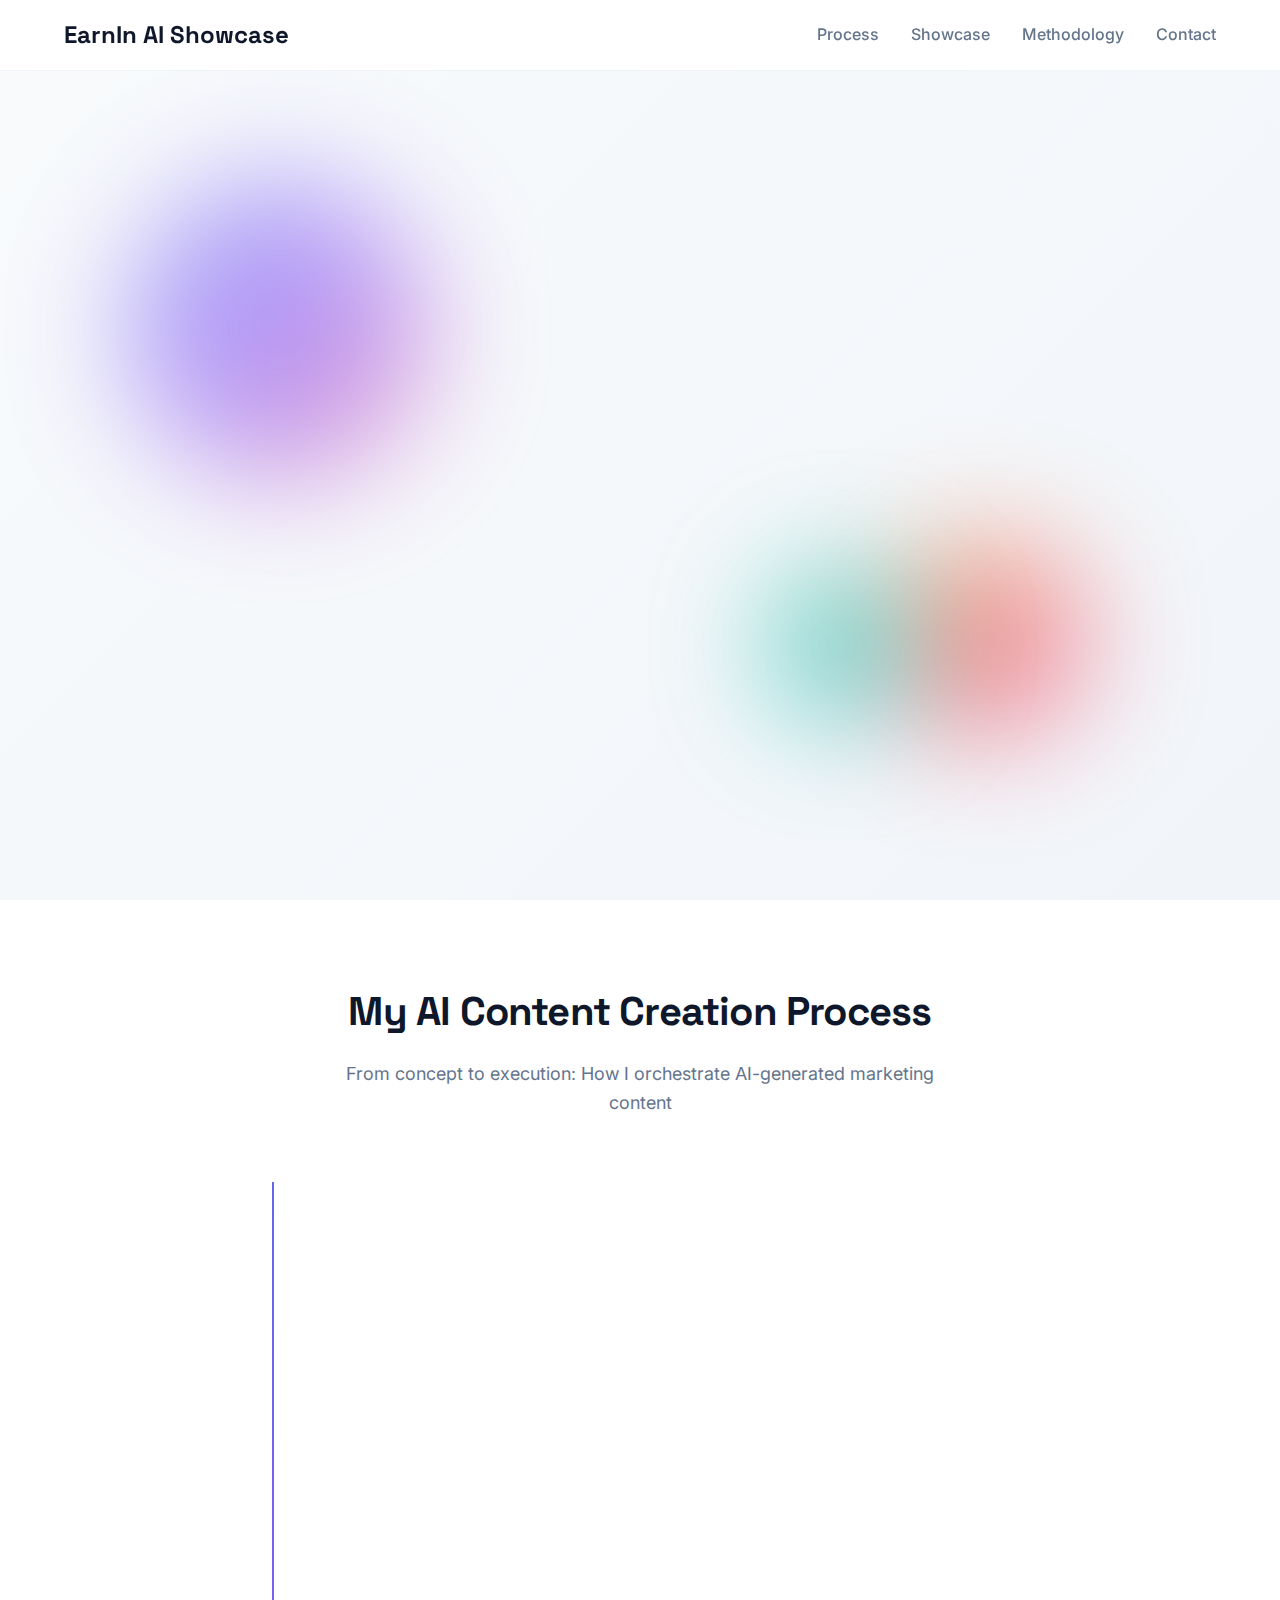
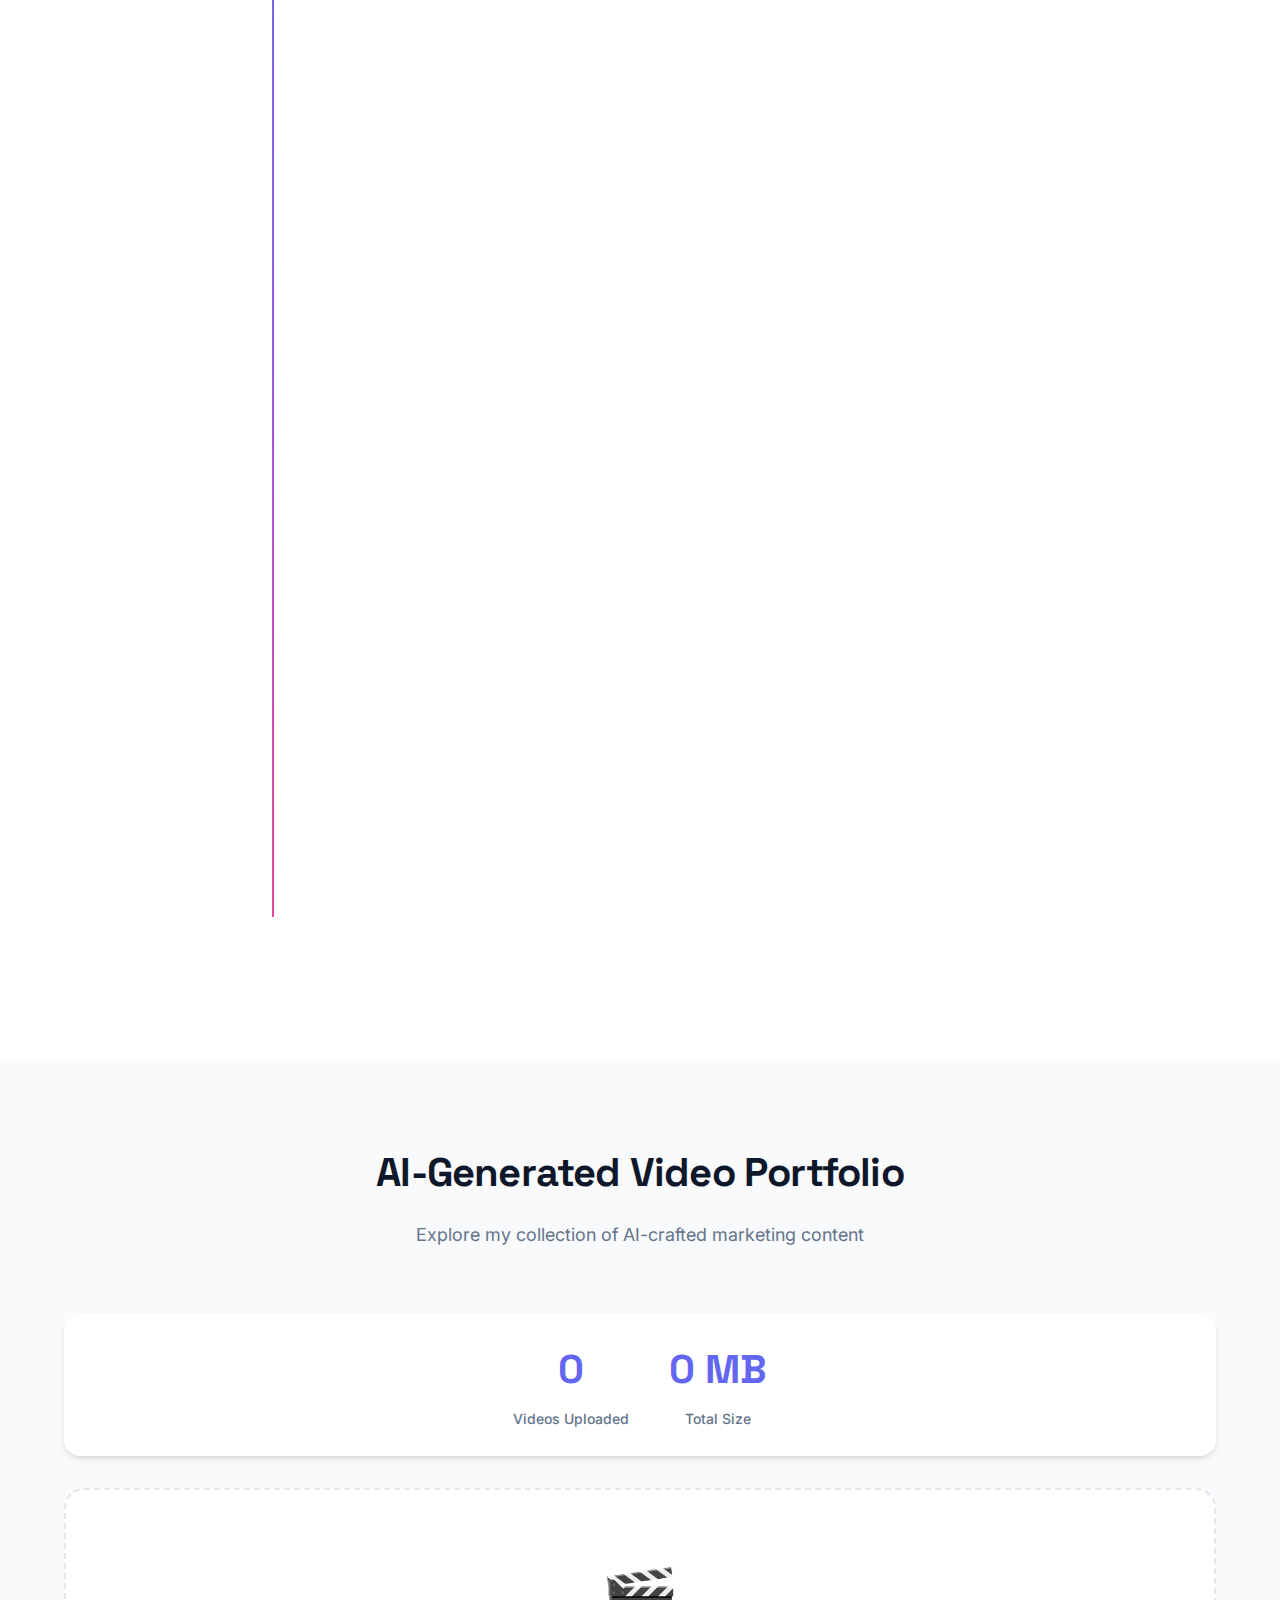
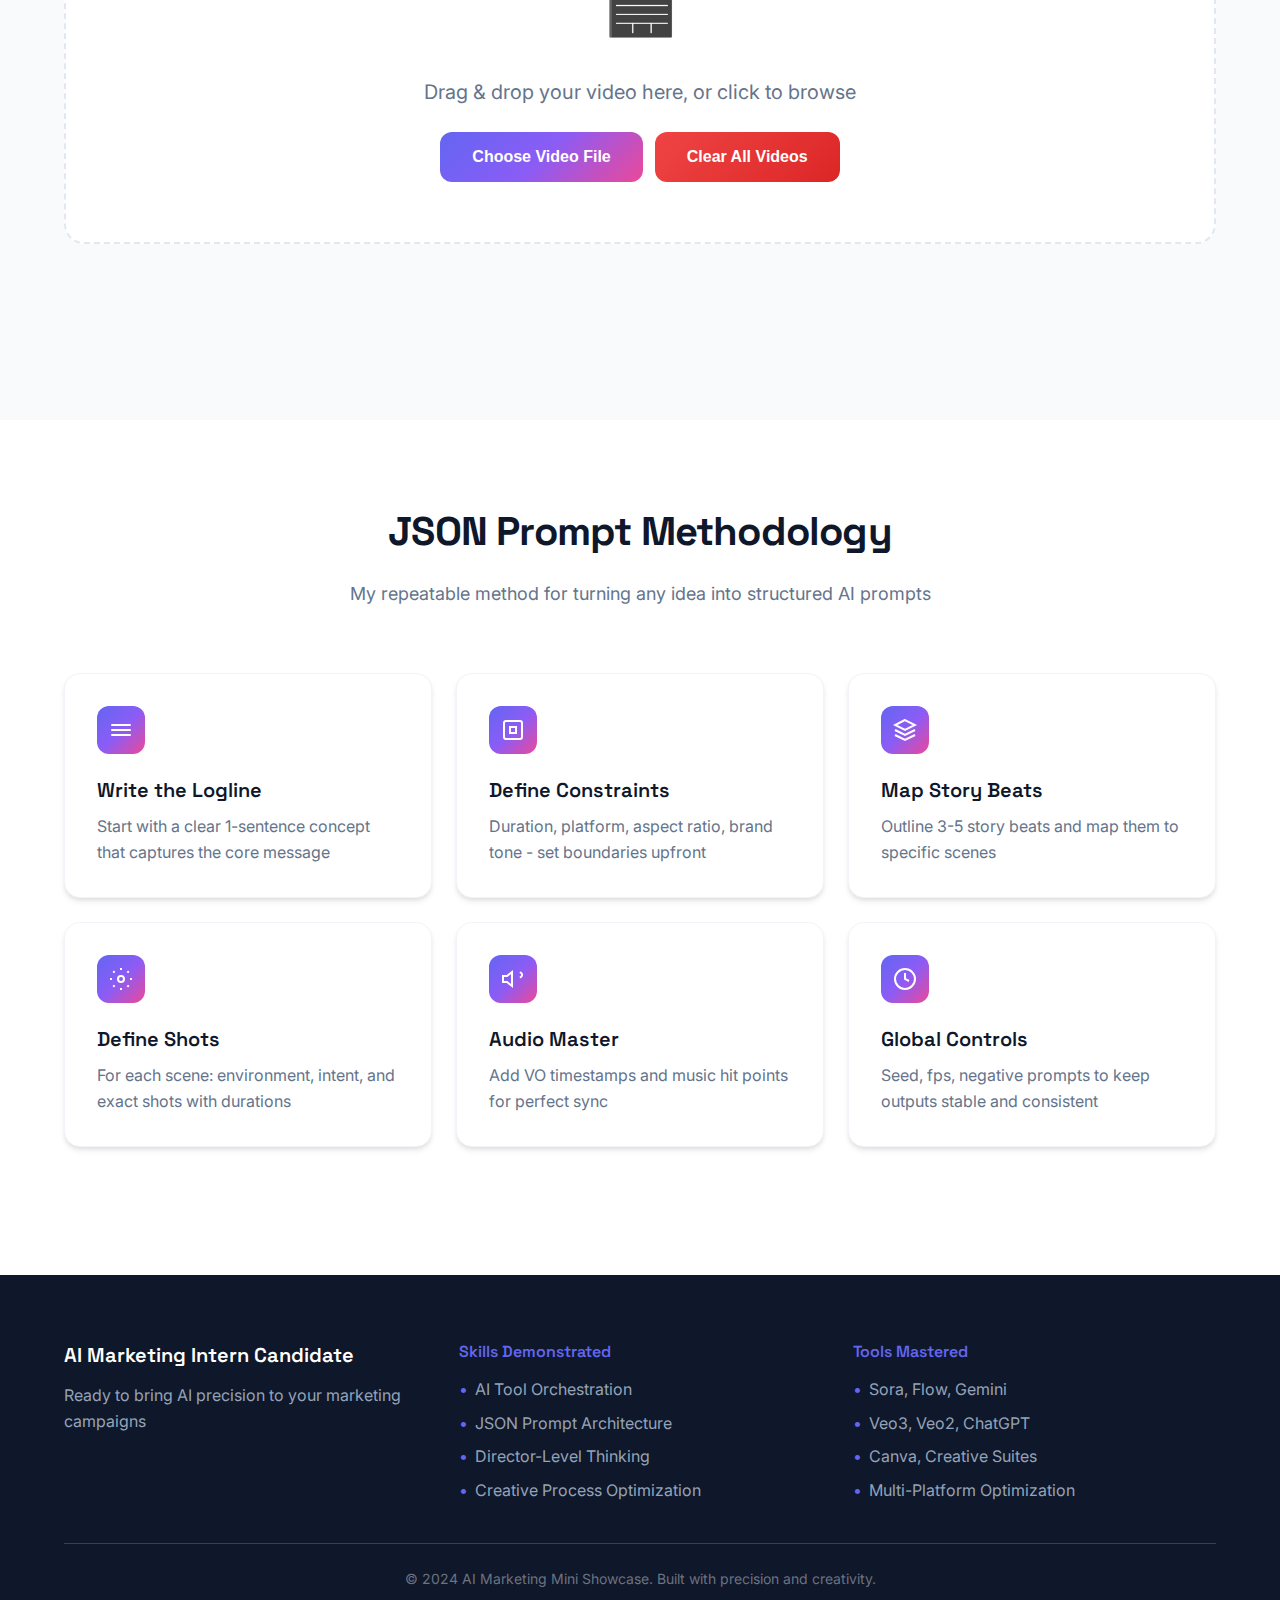
<file: aesthetic-index.html>
<!DOCTYPE html>
<html lang="en">
<head>
    <meta charset="UTF-8">
    <meta name="viewport" content="width=device-width, initial-scale=1.0">
    <title>EarnIn — AI Marketing Mini Showcase</title>
    <meta name="description" content="Where creativity meets AI precision in live-action advertising">
    
    <!-- Fonts -->
    <link href="https://fonts.googleapis.com/css2?family=Inter:wght@300;400;500;600;700;800&display=swap" rel="stylesheet">
    <link href="https://fonts.googleapis.com/css2?family=Space+Grotesk:wght@400;500;600;700&display=swap" rel="stylesheet">
    
    <style>
        :root {
            --primary: #6366F1;
            --primary-dark: #4F46E5;
            --secondary: #F59E0B;
            --accent: #10B981;
            --text-primary: #0F172A;
            --text-secondary: #64748B;
            --text-muted: #94A3B8;
            --background: #FFFFFF;
            --background-secondary: #F8FAFC;
            --background-tertiary: #F1F5F9;
            --border: #E2E8F0;
            --border-light: #F1F5F9;
            --shadow-sm: 0 1px 2px 0 rgba(0, 0, 0, 0.05);
            --shadow-md: 0 4px 6px -1px rgba(0, 0, 0, 0.1), 0 2px 4px -1px rgba(0, 0, 0, 0.06);
            --shadow-lg: 0 10px 15px -3px rgba(0, 0, 0, 0.1), 0 4px 6px -2px rgba(0, 0, 0, 0.05);
            --shadow-xl: 0 20px 25px -5px rgba(0, 0, 0, 0.1), 0 10px 10px -5px rgba(0, 0, 0, 0.04);
            
            --gradient-primary: linear-gradient(135deg, #6366F1 0%, #8B5CF6 50%, #EC4899 100%);
            --gradient-secondary: linear-gradient(135deg, #F59E0B 0%, #EF4444 50%, #EC4899 100%);
            --gradient-background: linear-gradient(135deg, #F8FAFC 0%, #F1F5F9 100%);
            
            --font-primary: 'Inter', -apple-system, BlinkMacSystemFont, 'Segoe UI', sans-serif;
            --font-display: 'Space Grotesk', -apple-system, BlinkMacSystemFont, 'Segoe UI', sans-serif;
        }

        * {
            margin: 0;
            padding: 0;
            box-sizing: border-box;
        }

        html {
            scroll-behavior: smooth;
        }

        body {
            font-family: var(--font-primary);
            background: var(--background);
            color: var(--text-primary);
            line-height: 1.6;
            overflow-x: hidden;
            position: relative;
        }

        /* Animated background particles */
        body::before {
            content: '';
            position: fixed;
            top: 0;
            left: 0;
            width: 100%;
            height: 100%;
            background: radial-gradient(circle at 20% 80%, rgba(99, 102, 241, 0.1) 0%, transparent 50%),
                        radial-gradient(circle at 80% 20%, rgba(139, 92, 246, 0.1) 0%, transparent 50%),
                        radial-gradient(circle at 40% 40%, rgba(236, 72, 153, 0.1) 0%, transparent 50%);
            animation: backgroundShift 20s ease-in-out infinite;
            z-index: -1;
        }

        @keyframes backgroundShift {
            0%, 100% { opacity: 0.3; transform: scale(1); }
            50% { opacity: 0.6; transform: scale(1.1); }
        }

        .container {
            max-width: 1200px;
            margin: 0 auto;
            padding: 0 24px;
        }

        /* Navigation */
        .navbar {
            position: fixed;
            top: 0;
            left: 0;
            right: 0;
            background: rgba(255, 255, 255, 0.95);
            backdrop-filter: blur(10px);
            border-bottom: 1px solid var(--border-light);
            z-index: 1000;
            transition: all 0.3s ease;
        }

        .navbar .container {
            display: flex;
            align-items: center;
            justify-content: space-between;
            padding: 16px 24px;
        }

        .nav-brand h2 {
            font-family: var(--font-display);
            font-size: 1.5rem;
            font-weight: 700;
            color: var(--text-primary);
        }

        .nav-links {
            display: flex;
            gap: 32px;
        }

        .nav-link {
            text-decoration: none;
            color: var(--text-secondary);
            font-weight: 500;
            transition: color 0.2s ease;
            position: relative;
        }

        .nav-link:hover {
            color: var(--primary);
        }

        .nav-link::after {
            content: '';
            position: absolute;
            bottom: -4px;
            left: 0;
            width: 0;
            height: 2px;
            background: var(--gradient-primary);
            transition: width 0.3s ease;
        }

        .nav-link:hover::after {
            width: 100%;
        }

        /* Hero Section */
        .hero {
            position: relative;
            min-height: 100vh;
            display: flex;
            align-items: center;
            background: var(--gradient-background);
            overflow: hidden;
        }

        .hero-background {
            position: absolute;
            top: 0;
            left: 0;
            right: 0;
            bottom: 0;
            pointer-events: none;
        }

        .gradient-orb {
            position: absolute;
            border-radius: 50%;
            filter: blur(60px);
            opacity: 0.6;
            animation: float 6s ease-in-out infinite;
        }

        .orb-1 {
            width: 300px;
            height: 300px;
            background: var(--gradient-primary);
            top: 20%;
            left: 10%;
            animation-delay: 0s;
        }

        .orb-2 {
            width: 200px;
            height: 200px;
            background: var(--gradient-secondary);
            top: 60%;
            right: 15%;
            animation-delay: 2s;
        }

        .orb-3 {
            width: 150px;
            height: 150px;
            background: linear-gradient(135deg, #10B981 0%, #06B6D4 100%);
            bottom: 20%;
            left: 60%;
            animation-delay: 4s;
        }

        @keyframes float {
            0%, 100% { transform: translateY(0px) rotate(0deg); }
            33% { transform: translateY(-20px) rotate(120deg); }
            66% { transform: translateY(10px) rotate(240deg); }
        }

        .hero-content {
            position: relative;
            z-index: 2;
            text-align: center;
            max-width: 800px;
            margin: 0 auto;
        }

        .hero-title {
            font-family: var(--font-display);
            font-size: clamp(3rem, 8vw, 5rem);
            font-weight: 800;
            line-height: 0.9;
            margin-bottom: 24px;
            letter-spacing: -0.04em;
        }

        .title-line-1 {
            display: block;
            background: var(--gradient-primary);
            -webkit-background-clip: text;
            -webkit-text-fill-color: transparent;
            background-clip: text;
        }

        .title-line-2 {
            display: block;
            color: var(--text-primary);
        }

        .hero-subtitle {
            font-size: 1.25rem;
            color: var(--text-secondary);
            margin-bottom: 32px;
            font-weight: 400;
        }

        .hero-stats {
            display: flex;
            justify-content: center;
            gap: 48px;
            margin-bottom: 32px;
        }

        .stat {
            text-align: center;
        }

        .stat-number {
            display: block;
            font-family: var(--font-display);
            font-size: 2rem;
            font-weight: 700;
            color: var(--primary);
            margin-bottom: 4px;
        }

        .stat-label {
            font-size: 0.875rem;
            color: var(--text-secondary);
            font-weight: 500;
        }

        .cta-button {
            display: inline-flex;
            align-items: center;
            gap: 8px;
            background: var(--gradient-primary);
            color: white;
            border: none;
            padding: 16px 32px;
            border-radius: 12px;
            font-size: 1.125rem;
            font-weight: 600;
            cursor: pointer;
            transition: all 0.3s ease;
            box-shadow: var(--shadow-lg);
        }

        .cta-button:hover {
            transform: translateY(-2px);
            box-shadow: var(--shadow-xl);
        }

        .cta-button svg {
            transition: transform 0.3s ease;
        }

        .cta-button:hover svg {
            transform: translateY(2px);
        }

        .hero-content {
            opacity: 0;
            transform: translateY(30px);
            animation: fadeInUp 1s ease 0.5s forwards;
        }

        @keyframes fadeInUp {
            to {
                opacity: 1;
                transform: translateY(0);
            }
        }

        .stat {
            transition: transform 0.3s ease;
        }

        .stat:hover {
            transform: scale(1.05);
        }

        /* Process Section */
        .process-section {
            padding: 80px 0;
            background: var(--background);
        }

        .section-header {
            text-align: center;
            margin-bottom: 64px;
        }

        .section-header h2 {
            font-family: var(--font-display);
            font-size: 2.5rem;
            font-weight: 700;
            color: var(--text-primary);
            margin-bottom: 16px;
            letter-spacing: -0.02em;
        }

        .section-header p {
            font-size: 1.125rem;
            color: var(--text-secondary);
            max-width: 600px;
            margin: 0 auto;
        }

        .timeline {
            position: relative;
            max-width: 800px;
            margin: 0 auto;
        }

        .timeline::before {
            content: '';
            position: absolute;
            left: 32px;
            top: 0;
            bottom: 0;
            width: 2px;
            background: var(--gradient-primary);
        }

        .timeline-item {
            position: relative;
            margin-bottom: 64px;
            padding-left: 96px;
            opacity: 0;
            transform: translateX(-30px);
            transition: all 0.6s ease;
        }

        .timeline-item.animate-in {
            opacity: 1;
            transform: translateX(0);
        }

        .timeline-item:hover .timeline-marker {
            transform: scale(1.1);
            box-shadow: var(--shadow-lg);
        }

        .timeline-marker {
            position: absolute;
            left: 0;
            top: 0;
            width: 64px;
            height: 64px;
            background: var(--background);
            border: 3px solid var(--primary);
            border-radius: 50%;
            display: flex;
            align-items: center;
            justify-content: center;
            box-shadow: var(--shadow-md);
        }

        .step-number {
            font-family: var(--font-display);
            font-size: 1rem;
            font-weight: 700;
            color: var(--primary);
        }

        .timeline-content h3 {
            font-family: var(--font-display);
            font-size: 1.5rem;
            font-weight: 600;
            color: var(--text-primary);
            margin-bottom: 8px;
        }

        .timeline-content p {
            color: var(--text-secondary);
            margin-bottom: 16px;
            font-size: 1.125rem;
        }

        .timeline-details ul {
            list-style: none;
            background: var(--background-secondary);
            border-radius: 12px;
            padding: 16px;
            border-left: 4px solid var(--primary);
        }

        .timeline-details li {
            color: var(--text-secondary);
            margin-bottom: 8px;
            position: relative;
            padding-left: 24px;
        }

        .timeline-details li::before {
            content: '→';
            position: absolute;
            left: 0;
            color: var(--primary);
            font-weight: 600;
        }

        .timeline-details li:last-child {
            margin-bottom: 0;
        }

        /* Showcase Section */
        .showcase-section {
            padding: 80px 0;
            background: var(--background-secondary);
        }

        .upload-section {
            background: white;
            border: 2px dashed var(--border);
            border-radius: 20px;
            padding: 60px 48px;
            text-align: center;
            margin-bottom: 48px;
            transition: all 0.4s cubic-bezier(0.4, 0, 0.2, 1);
            position: relative;
            overflow: hidden;
        }

        .upload-section::before {
            content: '';
            position: absolute;
            top: 0;
            left: -100%;
            width: 100%;
            height: 100%;
            background: linear-gradient(90deg, transparent, rgba(99, 102, 241, 0.1), transparent);
            transition: left 0.6s ease;
        }

        .upload-section:hover {
            border-color: var(--primary);
            background: var(--background-secondary);
            transform: translateY(-2px);
            box-shadow: var(--shadow-lg);
        }

        .upload-section:hover::before {
            left: 100%;
        }

        .upload-section.dragover {
            border-color: var(--primary);
            background: rgba(99, 102, 241, 0.05);
            transform: scale(1.02);
            box-shadow: 0 0 30px rgba(99, 102, 241, 0.3);
        }

        .upload-icon {
            font-size: 4rem;
            margin-bottom: 24px;
            animation: bounce 2s infinite;
            display: inline-block;
        }

        @keyframes bounce {
            0%, 20%, 50%, 80%, 100% { transform: translateY(0); }
            40% { transform: translateY(-10px); }
            60% { transform: translateY(-5px); }
        }

        .upload-text {
            font-size: 1.25rem;
            color: var(--text-secondary);
            margin-bottom: 24px;
        }

        .upload-button {
            display: inline-flex;
            align-items: center;
            gap: 8px;
            background: var(--gradient-primary);
            color: white;
            border: none;
            padding: 16px 32px;
            border-radius: 12px;
            font-size: 1rem;
            font-weight: 600;
            cursor: pointer;
            transition: all 0.3s cubic-bezier(0.4, 0, 0.2, 1);
            position: relative;
            overflow: hidden;
        }

        .upload-button::before {
            content: '';
            position: absolute;
            top: 0;
            left: -100%;
            width: 100%;
            height: 100%;
            background: linear-gradient(90deg, transparent, rgba(255, 255, 255, 0.2), transparent);
            transition: left 0.5s ease;
        }

        .upload-button:hover {
            transform: translateY(-3px) scale(1.05);
            box-shadow: 0 10px 25px rgba(99, 102, 241, 0.4);
        }

        .upload-button:hover::before {
            left: 100%;
        }

        .upload-button:active {
            transform: translateY(-1px) scale(1.02);
        }

        .file-input {
            display: none;
        }


        /* Simple Stats */
        .simple-stats {
            display: flex;
            justify-content: center;
            gap: 40px;
            margin-bottom: 32px;
            padding: 24px;
            background: white;
            border-radius: 16px;
            box-shadow: var(--shadow-md);
        }

        .stat-item {
            text-align: center;
        }

        .stat-number {
            display: block;
            font-size: 2.5rem;
            font-weight: 700;
            color: var(--primary);
            margin-bottom: 4px;
        }

        .stat-label {
            font-size: 0.875rem;
            color: var(--text-secondary);
            font-weight: 500;
        }


        .video-grid {
            display: grid;
            grid-template-columns: repeat(auto-fill, minmax(380px, 1fr));
            gap: 32px;
            margin-bottom: 48px;
        }

        .video-card {
            background: white;
            border-radius: 16px;
            overflow: hidden;
            box-shadow: var(--shadow-md);
            transition: all 0.4s cubic-bezier(0.4, 0, 0.2, 1);
            position: relative;
            cursor: pointer;
        }

        .video-card::before {
            content: '';
            position: absolute;
            top: 0;
            left: 0;
            right: 0;
            bottom: 0;
            background: var(--gradient-primary);
            opacity: 0;
            transition: opacity 0.3s ease;
            z-index: 1;
            border-radius: 16px;
        }

        .video-card:hover {
            transform: translateY(-8px) scale(1.02);
            box-shadow: 0 25px 50px -12px rgba(0, 0, 0, 0.25);
        }

        .video-card:hover::before {
            opacity: 0.05;
        }

        .video-card:active {
            transform: translateY(-4px) scale(0.98);
        }



        .video-card::after {
            content: '';
            position: absolute;
            top: 0;
            left: 0;
            right: 0;
            bottom: 0;
            background: linear-gradient(45deg, transparent 30%, rgba(99, 102, 241, 0.1) 50%, transparent 70%);
            opacity: 0;
            transition: opacity 0.3s ease;
        }

        .video-card:hover::after {
            opacity: 1;
        }

        .video-container {
            position: relative;
            width: 100%;
            aspect-ratio: 16/9;
            background: #000;
            border-radius: 12px;
            overflow: hidden;
        }

        .video-container video {
            width: 100%;
            height: 100%;
            object-fit: cover;
            cursor: pointer;
            transition: transform 0.3s ease;
            border-radius: 12px;
        }

        .video-container:hover video {
            transform: scale(1.02);
        }

        .video-container video:focus {
            outline: 2px solid var(--primary);
            outline-offset: 2px;
        }

        .video-info {
            padding: 20px;
        }

        .video-title {
            font-family: var(--font-display);
            font-size: 1.125rem;
            font-weight: 600;
            color: var(--text-primary);
            margin-bottom: 8px;
        }

        .video-meta {
            font-size: 0.875rem;
            color: var(--text-secondary);
        }


        .video-actions {
            display: flex;
            gap: 8px;
            margin-top: 12px;
        }

        .btn-small {
            background: var(--gradient-primary);
            color: white;
            border: none;
            padding: 4px 12px;
            border-radius: 6px;
            font-size: 0.75rem;
            font-weight: 500;
            cursor: pointer;
            transition: all 0.2s ease;
        }

        .btn-small:hover {
            transform: translateY(-1px);
            opacity: 0.9;
        }

        /* Modal Styles */
        .modal-overlay {
            position: fixed;
            top: 0;
            left: 0;
            right: 0;
            bottom: 0;
            background: rgba(0, 0, 0, 0.8);
            display: flex;
            align-items: center;
            justify-content: center;
            z-index: 1000;
            backdrop-filter: blur(10px);
        }

        .modal-content {
            background: white;
            border-radius: 16px;
            max-width: 800px;
            width: 90%;
            max-height: 90vh;
            overflow-y: auto;
            box-shadow: var(--shadow-xl);
        }

        .modal-header {
            display: flex;
            justify-content: space-between;
            align-items: center;
            padding: 24px;
            border-bottom: 1px solid var(--border);
        }

        .modal-header h3 {
            margin: 0;
            color: var(--text-primary);
        }

        .modal-close {
            background: none;
            border: none;
            font-size: 24px;
            cursor: pointer;
            color: var(--text-secondary);
            padding: 4px;
        }

        .modal-close:hover {
            color: var(--text-primary);
        }

        .modal-body {
            padding: 24px;
        }

        .analysis-grid {
            display: grid;
            grid-template-columns: 1fr 1fr;
            gap: 24px;
        }

        .analysis-section {
            background: var(--background-secondary);
            border-radius: 12px;
            padding: 20px;
        }

        .analysis-section h4 {
            margin: 0 0 16px 0;
            color: var(--text-primary);
            font-size: 1.1rem;
        }

        .metric {
            margin-bottom: 16px;
        }

        .metric label {
            display: block;
            margin-bottom: 8px;
            font-weight: 500;
            color: var(--text-primary);
        }

        .metric input[type="range"] {
            width: 100%;
            margin-bottom: 4px;
        }

        .metric span {
            font-weight: 600;
            color: var(--primary);
        }

        .performance-data {
            display: flex;
            flex-direction: column;
            gap: 12px;
        }

        .data-item {
            display: flex;
            align-items: center;
            gap: 12px;
        }

        .data-item label {
            min-width: 120px;
            font-weight: 500;
            color: var(--text-primary);
        }

        .data-item input, .data-item select {
            flex: 1;
            padding: 8px 12px;
            border: 1px solid var(--border);
            border-radius: 6px;
            font-size: 0.9rem;
        }

        .analysis-section textarea {
            width: 100%;
            min-height: 80px;
            padding: 12px;
            border: 1px solid var(--border);
            border-radius: 8px;
            font-size: 0.9rem;
            margin-bottom: 12px;
            resize: vertical;
        }

        .modal-footer {
            padding: 24px;
            border-top: 1px solid var(--border);
            text-align: right;
        }

        @media (max-width: 768px) {
            .analysis-grid {
                grid-template-columns: 1fr;
            }
        }

        /* Video Modal */
        .video-modal {
            background: rgba(0, 0, 0, 0.95);
        }

        .video-modal-content {
            background: white;
            border-radius: 16px;
            max-width: 900px;
            width: 95%;
            max-height: 90vh;
            overflow-y: auto;
            box-shadow: var(--shadow-xl);
        }

        .video-modal-header {
            display: flex;
            justify-content: space-between;
            align-items: center;
            padding: 20px 24px;
            border-bottom: 1px solid var(--border);
        }

        .video-modal-header h3 {
            margin: 0;
            color: var(--text-primary);
            font-size: 1.25rem;
        }

        .video-modal-body {
            padding: 24px;
            text-align: center;
        }

        .video-modal-info {
            margin-top: 20px;
            padding: 20px;
            background: var(--background-secondary);
            border-radius: 12px;
        }

        .modal-score-display {
            display: flex;
            align-items: center;
            justify-content: center;
            gap: 20px;
            flex-wrap: wrap;
        }

        .modal-score-display .score-circle {
            width: 80px;
            height: 80px;
        }

        .modal-score-display .score-number {
            font-size: 1.8rem;
        }

        .modal-video-details {
            text-align: left;
        }

        .modal-video-details p {
            margin: 8px 0;
            color: var(--text-secondary);
        }

        .modal-video-details strong {
            color: var(--text-primary);
        }

        .play-overlay {
            position: absolute;
            top: 50%;
            left: 50%;
            transform: translate(-50%, -50%);
            background: rgba(0, 0, 0, 0.8);
            color: white;
            border: none;
            border-radius: 50%;
            width: 70px;
            height: 70px;
            font-size: 24px;
            cursor: pointer;
            display: flex;
            align-items: center;
            justify-content: center;
            transition: all 0.4s cubic-bezier(0.4, 0, 0.2, 1);
            backdrop-filter: blur(15px);
            opacity: 0;
            z-index: 2;
            box-shadow: 0 8px 32px rgba(0, 0, 0, 0.3);
        }

        .video-container:hover .play-overlay {
            opacity: 1;
            transform: translate(-50%, -50%) scale(1.1);
        }

        .play-overlay:hover {
            background: rgba(99, 102, 241, 0.9);
            transform: translate(-50%, -50%) scale(1.2);
            box-shadow: 0 12px 40px rgba(99, 102, 241, 0.4);
        }

        .play-overlay:active {
            transform: translate(-50%, -50%) scale(1.05);
        }

        .delete-button {
            position: absolute;
            top: 12px;
            right: 12px;
            background: rgba(239, 68, 68, 0.9);
            color: white;
            border: none;
            border-radius: 50%;
            width: 36px;
            height: 36px;
            cursor: pointer;
            display: flex;
            align-items: center;
            justify-content: center;
            font-size: 1.2rem;
            transition: all 0.2s ease;
            z-index: 3;
        }

        .delete-button:hover {
            background: rgba(239, 68, 68, 1);
            transform: scale(1.1);
        }

        .empty-state {
            text-align: center;
            padding: 80px 20px;
            color: var(--text-secondary);
        }

        .empty-state h3 {
            font-family: var(--font-display);
            font-size: 1.5rem;
            margin-bottom: 8px;
            color: var(--text-primary);
        }

        /* Loading animation */
        .loading-spinner {
            display: inline-block;
            width: 40px;
            height: 40px;
            border: 4px solid rgba(99, 102, 241, 0.1);
            border-left: 4px solid var(--primary);
            border-radius: 50%;
            animation: spin 1s linear infinite;
            margin: 20px auto;
        }

        @keyframes spin {
            0% { transform: rotate(0deg); }
            100% { transform: rotate(360deg); }
        }

        .loading-text {
            color: var(--text-secondary);
            font-size: 0.9rem;
            margin-top: 10px;
        }

        /* Launch Section */
        .launch-section {
            background: linear-gradient(135deg, rgba(99, 102, 241, 0.1) 0%, rgba(139, 92, 246, 0.1) 100%);
            border: 2px solid rgba(99, 102, 241, 0.2);
            border-radius: 20px;
            padding: 40px;
            text-align: center;
            margin-top: 40px;
            animation: slideInUp 0.6s ease-out;
        }

        @keyframes slideInUp {
            from {
                opacity: 0;
                transform: translateY(30px);
            }
            to {
                opacity: 1;
                transform: translateY(0);
            }
        }

        .launch-content h3 {
            font-family: var(--font-display);
            font-size: 1.8rem;
            margin-bottom: 16px;
            color: var(--text-primary);
        }

        .launch-content p {
            color: var(--text-secondary);
            margin-bottom: 32px;
            font-size: 1.1rem;
        }

        .launch-buttons {
            display: flex;
            gap: 16px;
            justify-content: center;
            flex-wrap: wrap;
        }

        .launch-button {
            display: inline-flex;
            align-items: center;
            gap: 12px;
            padding: 16px 32px;
            border-radius: 12px;
            font-size: 1rem;
            font-weight: 600;
            cursor: pointer;
            transition: all 0.3s cubic-bezier(0.4, 0, 0.2, 1);
            border: none;
            position: relative;
            overflow: hidden;
        }

        .launch-button.primary {
            background: var(--gradient-primary);
            color: white;
        }

        .launch-button.secondary {
            background: white;
            color: var(--primary);
            border: 2px solid var(--primary);
        }

        .launch-button:hover {
            transform: translateY(-2px) scale(1.05);
            box-shadow: 0 10px 25px rgba(99, 102, 241, 0.3);
        }

        .launch-button:active {
            transform: translateY(0) scale(1.02);
        }

        /* Methodology Section */
        .methodology-section {
            padding: 80px 0;
            background: var(--background);
        }

        .methodology-grid {
            display: grid;
            grid-template-columns: repeat(auto-fit, minmax(300px, 1fr));
            gap: 24px;
            margin-bottom: 48px;
        }

        .method-card {
            background: white;
            padding: 32px;
            border-radius: 16px;
            box-shadow: var(--shadow-md);
            transition: all 0.3s ease;
            border: 1px solid var(--border-light);
        }

        .method-card:hover {
            transform: translateY(-4px);
            box-shadow: var(--shadow-xl);
        }

        .method-card {
            cursor: pointer;
            position: relative;
            overflow: hidden;
        }

        .method-card::before {
            content: '';
            position: absolute;
            top: 0;
            left: -100%;
            width: 100%;
            height: 100%;
            background: linear-gradient(90deg, transparent, rgba(99, 102, 241, 0.1), transparent);
            transition: left 0.5s ease;
        }

        .method-card:hover::before {
            left: 100%;
        }

        .method-icon {
            width: 48px;
            height: 48px;
            background: var(--gradient-primary);
            border-radius: 12px;
            display: flex;
            align-items: center;
            justify-content: center;
            margin-bottom: 20px;
            color: white;
        }

        .method-card h3 {
            font-family: var(--font-display);
            font-size: 1.25rem;
            font-weight: 600;
            color: var(--text-primary);
            margin-bottom: 8px;
        }

        .method-card p {
            color: var(--text-secondary);
            line-height: 1.6;
        }

        /* Footer */
        .footer {
            background: var(--text-primary);
            color: white;
            padding: 64px 0 32px;
        }

        .footer-content {
            display: grid;
            grid-template-columns: repeat(auto-fit, minmax(250px, 1fr));
            gap: 32px;
            margin-bottom: 32px;
        }

        .footer-section h3 {
            font-family: var(--font-display);
            font-size: 1.25rem;
            font-weight: 600;
            margin-bottom: 12px;
        }

        .footer-section h4 {
            font-family: var(--font-display);
            font-size: 1rem;
            font-weight: 600;
            margin-bottom: 12px;
            color: var(--primary);
        }

        .footer-section p {
            color: #94A3B8;
            line-height: 1.6;
        }

        .footer-section ul {
            list-style: none;
        }

        .footer-section li {
            color: #94A3B8;
            margin-bottom: 8px;
            padding-left: 16px;
            position: relative;
        }

        .footer-section li::before {
            content: '•';
            position: absolute;
            left: 0;
            color: var(--primary);
        }

        .footer-bottom {
            text-align: center;
            padding-top: 24px;
            border-top: 1px solid #374151;
        }

        .footer-bottom p {
            color: #6B7280;
            font-size: 0.875rem;
        }

        /* Toast Notifications */
        .toast {
            position: fixed;
            top: 24px;
            right: 24px;
            background: white;
            border: 1px solid var(--border);
            border-left: 4px solid var(--accent);
            border-radius: 12px;
            padding: 16px;
            box-shadow: var(--shadow-xl);
            z-index: 3000;
            transform: translateX(100%);
            transition: transform 0.3s ease;
            max-width: 400px;
        }

        .toast.show {
            transform: translateX(0);
        }

        .toast.error {
            border-left-color: #EF4444;
        }

        .toast-content {
            display: flex;
            align-items: center;
            gap: 12px;
        }

        .toast-close {
            background: none;
            border: none;
            font-size: 1.2rem;
            cursor: pointer;
            color: var(--text-muted);
        }

        /* Responsive Design */
        @media (max-width: 768px) {
            .container {
                padding: 0 16px;
            }
            
            .nav-links {
                display: none;
            }
            
            .hero-stats {
                flex-direction: column;
                gap: 24px;
            }
            
            .timeline::before {
                left: 16px;
            }
            
            .timeline-item {
                padding-left: 64px;
            }
            
            .timeline-marker {
                width: 32px;
                height: 32px;
            }
            
            .methodology-grid {
                grid-template-columns: 1fr;
            }
            
            .video-grid {
                grid-template-columns: repeat(auto-fill, minmax(280px, 1fr));
                gap: 16px;
            }
            
            .footer-content {
                grid-template-columns: 1fr;
                text-align: center;
            }
        }
    </style>
</head>
<body>
    <!-- Navigation -->
    <nav class="navbar">
        <div class="container">
            <div class="nav-brand">
                <h2>EarnIn AI Showcase</h2>
            </div>
            <div class="nav-links">
                <a href="#process" class="nav-link">Process</a>
                <a href="#showcase" class="nav-link">Showcase</a>
                <a href="#methodology" class="nav-link">Methodology</a>
                <a href="#contact" class="nav-link">Contact</a>
            </div>
        </div>
    </nav>

    <!-- Hero Section -->
    <section class="hero">
        <div class="hero-background">
            <div class="gradient-orb orb-1"></div>
            <div class="gradient-orb orb-2"></div>
            <div class="gradient-orb orb-3"></div>
        </div>
        <div class="container">
            <div class="hero-content">
                <h1 class="hero-title">
                    <span class="title-line-1">AI Marketing</span>
                    <span class="title-line-2">Mini Showcase</span>
                </h1>
                <p class="hero-subtitle">
                    Where creativity meets AI precision in live-action advertising
                </p>
                <div class="hero-stats">
                    <div class="stat">
                        <span class="stat-number">10+</span>
                        <span class="stat-label">AI Videos</span>
                    </div>
                    <div class="stat">
                        <span class="stat-number">5-9s</span>
                        <span class="stat-label">Duration</span>
                    </div>
                    <div class="stat">
                        <span class="stat-number">100%</span>
                        <span class="stat-label">AI Generated</span>
                    </div>
                </div>
                <button class="cta-button" onclick="scrollToSection('showcase')">
                    Explore Showcase
                    <svg width="16" height="16" viewBox="0 0 16 16" fill="none">
                        <path d="M8 12L3 7L4.4 5.6L8 9.2L11.6 5.6L13 7L8 12Z" fill="currentColor"/>
                    </svg>
                </button>
            </div>
        </div>
    </section>

    <!-- Process Timeline Section -->
    <section id="process" class="process-section">
        <div class="container">
            <div class="section-header">
                <h2>My AI Content Creation Process</h2>
                <p>From concept to execution: How I orchestrate AI-generated marketing content</p>
            </div>
            
            <div class="timeline">
                <div class="timeline-item">
                    <div class="timeline-marker">
                        <span class="step-number">01</span>
                    </div>
                    <div class="timeline-content">
                        <h3>Structure & Requirements</h3>
                        <p>Define measurable fields, constraints, and deterministic levers upfront</p>
                        <div class="timeline-details">
                            <ul>
                                <li>Duration, framing, objects, actions</li>
                                <li>Seed, style library, brand colors</li>
                                <li>Negative prompts and constraints</li>
                            </ul>
                        </div>
                    </div>
                </div>

                <div class="timeline-item">
                    <div class="timeline-marker">
                        <span class="step-number">02</span>
                    </div>
                    <div class="timeline-content">
                        <h3>JSON Prompt Architecture</h3>
                        <p>Transform ideas into structured, repeatable JSON prompts</p>
                        <div class="timeline-details">
                            <ul>
                                <li>1-sentence logline definition</li>
                                <li>3-5 story beats mapped to scenes</li>
                                <li>Environment, intent, and shot specifications</li>
                            </ul>
                        </div>
                    </div>
                </div>

                <div class="timeline-item">
                    <div class="timeline-marker">
                        <span class="step-number">03</span>
                    </div>
                    <div class="timeline-content">
                        <h3>Director Thinking</h3>
                        <p>Think like a director orchestrating the entire production</p>
                        <div class="timeline-details">
                            <ul>
                                <li>Narrative in scenes, precision in shots</li>
                                <li>Audio master with VO timestamps</li>
                                <li>Music hit points and timing</li>
                            </ul>
                        </div>
                    </div>
                </div>

                <div class="timeline-item">
                    <div class="timeline-marker">
                        <span class="step-number">04</span>
                    </div>
                    <div class="timeline-content">
                        <h3>AI Tool Orchestration</h3>
                        <p>Leverage multiple AI tools for optimal results</p>
                        <div class="timeline-details">
                            <ul>
                                <li>Sora, Flow, Gemini, Veo3, ChatGPT</li>
                                <li>Canva for design elements</li>
                                <li>Platform-specific optimization</li>
                            </ul>
                        </div>
                    </div>
                </div>

                <div class="timeline-item">
                    <div class="timeline-marker">
                        <span class="step-number">05</span>
                    </div>
                    <div class="timeline-content">
                        <h3>Quality Assurance</h3>
                        <p>Sanity check timing and export settings</p>
                        <div class="timeline-details">
                            <ul>
                                <li>Sum of scenes + transitions ≈ total duration</li>
                                <li>CTA endcard integration</li>
                                <li>Export settings optimization</li>
                            </ul>
                        </div>
                    </div>
                </div>
            </div>
        </div>
    </section>

    <!-- Video Showcase Section -->
    <section id="showcase" class="showcase-section">
        <div class="container">
            <div class="section-header">
                <h2>AI-Generated Video Portfolio</h2>
                <p>Explore my collection of AI-crafted marketing content</p>
            </div>

            <!-- Simple Stats -->
            <div class="simple-stats">
                <div class="stat-item">
                    <span class="stat-number" id="total-videos">0</span>
                    <span class="stat-label">Videos Uploaded</span>
                </div>
                <div class="stat-item">
                    <span class="stat-number" id="total-size">0 MB</span>
                    <span class="stat-label">Total Size</span>
                </div>
            </div>

            <!-- Upload Section -->
            <div class="upload-section" id="upload-section">
                <div class="upload-icon">🎬</div>
                <div class="upload-text">Drag & drop your video here, or click to browse</div>
                <div style="display: flex; gap: 12px; justify-content: center; margin-top: 16px;">
                    <button class="upload-button" onclick="document.getElementById('file-input').click()">
                        Choose Video File
                    </button>
                    <button class="upload-button" onclick="clearAllVideos()" style="background: linear-gradient(135deg, #EF4444 0%, #DC2626 100%);">
                        Clear All Videos
                    </button>
                </div>
                <input type="file" id="file-input" class="file-input" accept="video/*" multiple>
            </div>


            <!-- Video Grid -->
            <div class="video-grid" id="video-grid">
                <!-- Videos will be added here -->
            </div>

            <div class="empty-state" id="empty-state" style="display: none;">
                <h3>No videos yet</h3>
                <p>Upload your first AI-generated video to get started</p>
            </div>

            <!-- Launch Section -->
            <div class="launch-section" id="launch-section" style="display: none;">
                <div class="launch-content">
                    <h3>🚀 Ready to Launch Your Portfolio!</h3>
                    <p>Your video portfolio is ready to showcase. Click below to launch it as a standalone website.</p>
                    <div class="launch-buttons">
                        <button class="launch-button primary" onclick="launchWebsite()">
                            <span>Launch Website</span>
                            <svg width="20" height="20" viewBox="0 0 24 24" fill="none">
                                <path d="M7 17L17 7M17 7H7M17 7V17" stroke="currentColor" stroke-width="2" stroke-linecap="round" stroke-linejoin="round"/>
                            </svg>
                        </button>
                        <button class="launch-button secondary" onclick="downloadPortfolio()">
                            <span>Download Files</span>
                            <svg width="20" height="20" viewBox="0 0 24 24" fill="none">
                                <path d="M21 15V19A2 2 0 0 1 19 21H5A2 2 0 0 1 3 19V15M7 10L12 15L17 10M12 15V3" stroke="currentColor" stroke-width="2" stroke-linecap="round" stroke-linejoin="round"/>
                            </svg>
                        </button>
                    </div>
                </div>
            </div>
        </div>
    </section>

    <!-- JSON Methodology Section -->
    <section id="methodology" class="methodology-section">
        <div class="container">
            <div class="section-header">
                <h2>JSON Prompt Methodology</h2>
                <p>My repeatable method for turning any idea into structured AI prompts</p>
            </div>
            
            <div class="methodology-grid">
                <div class="method-card">
                    <div class="method-icon">
                        <svg width="24" height="24" viewBox="0 0 24 24" fill="none">
                            <path d="M3 7H21M3 12H21M3 17H21" stroke="currentColor" stroke-width="2" stroke-linecap="round"/>
                        </svg>
                    </div>
                    <h3>Write the Logline</h3>
                    <p>Start with a clear 1-sentence concept that captures the core message</p>
                </div>
                
                <div class="method-card">
                    <div class="method-icon">
                        <svg width="24" height="24" viewBox="0 0 24 24" fill="none">
                            <rect x="3" y="3" width="18" height="18" rx="2" stroke="currentColor" stroke-width="2"/>
                            <path d="M9 9H15V15H9V9Z" stroke="currentColor" stroke-width="2"/>
                        </svg>
                    </div>
                    <h3>Define Constraints</h3>
                    <p>Duration, platform, aspect ratio, brand tone - set boundaries upfront</p>
                </div>
                
                <div class="method-card">
                    <div class="method-icon">
                        <svg width="24" height="24" viewBox="0 0 24 24" fill="none">
                            <path d="M12 2L2 7L12 12L22 7L12 2Z" stroke="currentColor" stroke-width="2"/>
                            <path d="M2 17L12 22L22 17" stroke="currentColor" stroke-width="2"/>
                            <path d="M2 12L12 17L22 12" stroke="currentColor" stroke-width="2"/>
                        </svg>
                    </div>
                    <h3>Map Story Beats</h3>
                    <p>Outline 3-5 story beats and map them to specific scenes</p>
                </div>
                
                <div class="method-card">
                    <div class="method-icon">
                        <svg width="24" height="24" viewBox="0 0 24 24" fill="none">
                            <circle cx="12" cy="12" r="3" stroke="currentColor" stroke-width="2"/>
                            <path d="M12 1V3M12 21V23M4.22 4.22L5.64 5.64M18.36 18.36L19.78 19.78M1 12H3M21 12H23M4.22 19.78L5.64 18.36M18.36 5.64L19.78 4.22" stroke="currentColor" stroke-width="2"/>
                        </svg>
                    </div>
                    <h3>Define Shots</h3>
                    <p>For each scene: environment, intent, and exact shots with durations</p>
                </div>
                
                <div class="method-card">
                    <div class="method-icon">
                        <svg width="24" height="24" viewBox="0 0 24 24" fill="none">
                            <polygon points="11 5 6 9 2 9 2 15 6 15 11 19 11 5" stroke="currentColor" stroke-width="2"/>
                            <path d="M19.07 4.93L20.5 6.36C21.32 7.18 21.32 8.52 20.5 9.34L19.07 10.77" stroke="currentColor" stroke-width="2"/>
                        </svg>
                    </div>
                    <h3>Audio Master</h3>
                    <p>Add VO timestamps and music hit points for perfect sync</p>
                </div>
                
                <div class="method-card">
                    <div class="method-icon">
                        <svg width="24" height="24" viewBox="0 0 24 24" fill="none">
                            <circle cx="12" cy="12" r="10" stroke="currentColor" stroke-width="2"/>
                            <path d="M12 6V12L16 14" stroke="currentColor" stroke-width="2"/>
                        </svg>
                    </div>
                    <h3>Global Controls</h3>
                    <p>Seed, fps, negative prompts to keep outputs stable and consistent</p>
                </div>
            </div>
        </div>
    </section>

    <!-- Footer -->
    <footer id="contact" class="footer">
        <div class="container">
            <div class="footer-content">
                <div class="footer-section">
                    <h3>AI Marketing Intern Candidate</h3>
                    <p>Ready to bring AI precision to your marketing campaigns</p>
                </div>
                <div class="footer-section">
                    <h4>Skills Demonstrated</h4>
                    <ul>
                        <li>AI Tool Orchestration</li>
                        <li>JSON Prompt Architecture</li>
                        <li>Director-Level Thinking</li>
                        <li>Creative Process Optimization</li>
                    </ul>
                </div>
                <div class="footer-section">
                    <h4>Tools Mastered</h4>
                    <ul>
                        <li>Sora, Flow, Gemini</li>
                        <li>Veo3, Veo2, ChatGPT</li>
                        <li>Canva, Creative Suites</li>
                        <li>Multi-Platform Optimization</li>
                    </ul>
                </div>
            </div>
            <div class="footer-bottom">
                <p>&copy; 2024 AI Marketing Mini Showcase. Built with precision and creativity.</p>
            </div>
        </div>
    </footer>

    <script>
        // Simple video storage
        let videos = [];

        // Load videos from localStorage on page load
        function loadVideos() {
            const stored = localStorage.getItem('earnin-videos');
            if (stored) {
                try {
                    videos = JSON.parse(stored);
                    renderVideos();
                } catch (error) {
                    console.error('Error loading videos:', error);
                }
            }
        }

        // Save videos to localStorage
        function saveVideos() {
            // Create a copy without file objects (they can't be serialized)
            const videosToSave = videos.map(video => ({
                id: video.id,
                name: video.name,
                url: video.url,
                size: video.size,
                uploadDate: video.uploadDate
                // Note: file object is not saved as it can't be serialized
            }));
            localStorage.setItem('earnin-videos', JSON.stringify(videosToSave));
            console.log('Saved videos to localStorage:', videosToSave.length);
        }

        // Show toast notification
        function showToast(message, type = 'success') {
            const toast = document.createElement('div');
            toast.className = `toast ${type}`;
            toast.innerHTML = `
                <div class="toast-content">
                    <span>${message}</span>
                    <button class="toast-close" onclick="this.parentElement.parentElement.remove()">×</button>
                </div>
            `;
            document.body.appendChild(toast);
            
            setTimeout(() => toast.classList.add('show'), 100);
            setTimeout(() => {
                toast.classList.remove('show');
                setTimeout(() => toast.remove(), 300);
            }, 3000);
        }

        // Handle file upload
        function handleFileUpload(files) {
            Array.from(files).forEach(file => {
                if (file.type.startsWith('video/')) {
                    const videoUrl = URL.createObjectURL(file);
                    console.log('Created video URL:', videoUrl);
                    console.log('File type:', file.type);
                    console.log('File size:', file.size);
                    
                    const video = {
                        id: Date.now() + Math.random(),
                        name: file.name,
                        url: videoUrl,
                        size: file.size,
                        uploadDate: new Date().toISOString(),
                        file: file,
                        
                        // Performance tracking
                        status: 'pending',
                        aiTool: 'Unknown',
                        prompt: '',
                        metrics: {
                            quality: 0,
                            engagement: 0,
                            clarity: 0,
                            brandAlignment: 0,
                            technicalExecution: 0
                        },
                        performance: {
                            generationTime: Math.floor(Math.random() * 300) + 30,
                            iterations: Math.floor(Math.random() * 5) + 1,
                            successRate: 0,
                            notes: ''
                        },
                        defects: [],
                        improvements: []
                    };
                    
                    videos.push(video);
                    saveVideos();
                    renderVideos();
                    showToast(`Video "${file.name}" uploaded successfully!`);
                } else {
                    showToast('Please select a video file', 'error');
                }
            });
        }

        // Update simple stats
        function updateSimpleStats() {
            const totalVideos = videos.length;
            const totalSize = videos.reduce((sum, video) => sum + video.size, 0);
            const totalSizeMB = (totalSize / (1024 * 1024)).toFixed(1);
            
            document.getElementById('total-videos').textContent = totalVideos;
            document.getElementById('total-size').textContent = `${totalSizeMB} MB`;
            
            // Show launch section if we have videos
            const launchSection = document.getElementById('launch-section');
            if (totalVideos > 0) {
                launchSection.style.display = 'block';
            } else {
                launchSection.style.display = 'none';
            }
        }

        // Launch website function
        function launchWebsite() {
            // Create Python server script
            const serverCode = `
import http.server
import socketserver
import webbrowser
import os

PORT = 8000

class MyHTTPRequestHandler(http.server.SimpleHTTPRequestHandler):
    def end_headers(self):
        self.send_header('Access-Control-Allow-Origin', '*')
        self.send_header('Access-Control-Allow-Methods', 'GET, POST, OPTIONS')
        self.send_header('Access-Control-Allow-Headers', 'Content-Type')
        super().end_headers()

os.chdir(os.path.dirname(os.path.abspath(__file__)))

with socketserver.TCPServer(("", PORT), MyHTTPRequestHandler) as httpd:
    print(f"Server running at http://localhost:{PORT}/")
    webbrowser.open(f'http://localhost:{PORT}/aesthetic-index.html')
    try:
        httpd.serve_forever()
    except KeyboardInterrupt:
        print("\\nServer stopped.")
`;

            // Create Windows batch file to run the Python script
            const batchCode = `@echo off
echo Starting EarnIn AI Marketing Portfolio...
echo.
python launch_server.py
pause`;

            // Download both files
            const serverBlob = new Blob([serverCode], { type: 'text/python' });
            const batchBlob = new Blob([batchCode], { type: 'text/plain' });
            
            // Download Python script
            const serverUrl = URL.createObjectURL(serverBlob);
            const serverLink = document.createElement('a');
            serverLink.href = serverUrl;
            serverLink.download = 'launch_server.py';
            serverLink.click();
            URL.revokeObjectURL(serverUrl);
            
            // Download batch file
            const batchUrl = URL.createObjectURL(batchBlob);
            const batchLink = document.createElement('a');
            batchLink.href = batchUrl;
            batchLink.download = 'LAUNCH_PORTFOLIO.bat';
            batchLink.click();
            URL.revokeObjectURL(batchUrl);
            
            showToast('Files downloaded! Double-click LAUNCH_PORTFOLIO.bat to start your portfolio automatically!', 'success');
        }

        // Download portfolio function
        function downloadPortfolio() {
            // Create a zip-like structure with all necessary files
            const portfolioData = {
                'index.html': document.documentElement.outerHTML,
                'videos': videos,
                'README.md': `# EarnIn AI Marketing Portfolio

## How to Launch

1. Run the server: \`python launch_server.py\`
2. Open http://localhost:8000 in your browser
3. Your portfolio is now live!

## Features

- Interactive video gallery
- Performance analysis tools
- Beautiful animations and effects
- Responsive design
- Professional presentation

## Videos

Total videos: ${videos.length}
Total size: ${(videos.reduce((sum, video) => sum + video.size, 0) / (1024 * 1024)).toFixed(1)} MB

Generated on: ${new Date().toLocaleDateString()}
`
            };

            const blob = new Blob([JSON.stringify(portfolioData, null, 2)], { type: 'application/json' });
            const url = URL.createObjectURL(blob);
            const a = document.createElement('a');
            a.href = url;
            a.download = 'earnin-portfolio.json';
            a.click();
            URL.revokeObjectURL(url);

            showToast('Portfolio data downloaded! You can now share or deploy your portfolio.', 'success');
        }

        // Get tool icon
        function getToolIcon(tool) {
            const icons = {
                'Sora': '🎬',
                'Runway': '🎭',
                'Pika': '⚡',
                'Stable Video': '🎯',
                'Unknown': '❓'
            };
            return icons[tool] || '❓';
        }

        // Get score class for styling
        function getScoreClass(score) {
            if (score >= 8) return 'excellent';
            if (score >= 6) return 'good';
            if (score >= 4) return 'average';
            return 'poor';
        }

        // Play video function
        function playVideo(videoId) {
            console.log('Play video clicked:', videoId);
            const video = document.querySelector(`[data-id="${videoId}"] video`);
            if (video) {
                if (video.paused) {
                    video.play();
                    console.log('Video started playing');
                } else {
                    video.pause();
                    console.log('Video paused');
                }
            } else {
                console.log('Video element not found for ID:', videoId);
            }
        }

        // Open video in fullscreen modal
        function openVideoModal(videoId) {
            const videoData = videos.find(v => v.id == videoId);
            if (!videoData) return;

            const modal = document.createElement('div');
            modal.className = 'modal-overlay video-modal';
            modal.innerHTML = `
                <div class="video-modal-content">
                    <div class="video-modal-header">
                        <h3>${videoData.name}</h3>
                        <button class="modal-close" onclick="this.closest('.modal-overlay').remove()">×</button>
                    </div>
                    <div class="video-modal-body">
                        <video controls autoplay muted playsinline style="width: 100%; height: auto; max-height: 70vh;">
                            <source src="${videoData.url}" type="${videoData.file ? videoData.file.type : 'video/mp4'}">
                            Your browser does not support the video tag.
                        </video>
                        <div class="video-modal-info">
                            <div class="modal-score-display">
                                <div class="score-circle ${getScoreClass(Object.values(videoData.metrics || {}).reduce((a, b) => a + b, 0) / Object.values(videoData.metrics || {}).length)}">
                                    <span class="score-number">${(Object.values(videoData.metrics || {}).reduce((a, b) => a + b, 0) / Object.values(videoData.metrics || {}).length).toFixed(1)}</span>
                                    <span class="score-label">/10</span>
                                </div>
                                <div class="modal-video-details">
                                    <p><strong>AI Tool:</strong> ${videoData.aiTool}</p>
                                    <p><strong>Status:</strong> ${videoData.status}</p>
                                    <p><strong>Generation Time:</strong> ${videoData.performance.generationTime}s</p>
                                </div>
                            </div>
                        </div>
                    </div>
                </div>
            `;
            document.body.appendChild(modal);
            
            // Auto-close on escape key
            document.addEventListener('keydown', function(e) {
                if (e.key === 'Escape') {
                    modal.remove();
                }
            });
        }


        // Render videos in grid
        function renderVideos() {
            const grid = document.getElementById('video-grid');
            const emptyState = document.getElementById('empty-state');
            
            // Update simple stats first
            updateSimpleStats();
            
            if (videos.length === 0) {
                grid.innerHTML = '';
                emptyState.style.display = 'block';
                return;
            }
            
            emptyState.style.display = 'none';
            
            grid.innerHTML = videos.map(video => {
                return `
                    <div class="video-card" data-id="${video.id}">
                        <div class="video-container">
                            <video controls preload="metadata" style="width: 100%; height: 100%; object-fit: cover;">
                                <source src="${video.url}" type="${video.file ? video.file.type : 'video/mp4'}">
                                Your browser does not support the video tag.
                            </video>
                            <button class="play-overlay" onclick="playVideo('${video.id}')" title="Play video">
                                <svg width="24" height="24" viewBox="0 0 24 24" fill="currentColor">
                                    <polygon points="5,3 19,12 5,21"></polygon>
                                </svg>
                            </button>
                            <button class="delete-button" onclick="deleteVideo('${video.id}')" title="Delete video">×</button>
                        </div>
                        <div class="video-info">
                            <div class="video-title">${video.name}</div>
                            <div class="video-meta">
                                ${(video.size / (1024 * 1024)).toFixed(1)} MB • 
                                ${new Date(video.uploadDate).toLocaleDateString()}
                            </div>
                            <div class="video-actions">
                                <button class="btn-small" onclick="openAnalysisModal('${video.id}')">Analyze</button>
                                <button class="btn-small" onclick="openEditModal('${video.id}')">Edit</button>
                            </div>
                        </div>
                    </div>
                `;
            }).join('');
            
            // Update simple stats
            updateSimpleStats();
        }

        // Delete video
        function deleteVideo(id) {
            console.log('Attempting to delete video:', id);
            const videoIndex = videos.findIndex(v => v.id == id);
            if (videoIndex !== -1) {
                const video = videos[videoIndex];
                console.log('Found video to delete:', video);
                
                // Revoke the object URL to free memory
                if (video.url) {
                    URL.revokeObjectURL(video.url);
                }
                
                // Remove from array
                videos.splice(videoIndex, 1);
                
                // Save and re-render
                saveVideos();
                renderVideos();
                showToast('Video deleted successfully');
            } else {
                console.log('Video not found with id:', id);
                showToast('Video not found', 'error');
            }
        }

        // Setup drag and drop
        function setupDragAndDrop() {
            const uploadSection = document.getElementById('upload-section');
            
            ['dragenter', 'dragover', 'dragleave', 'drop'].forEach(eventName => {
                uploadSection.addEventListener(eventName, preventDefaults, false);
            });
            
            ['dragenter', 'dragover'].forEach(eventName => {
                uploadSection.addEventListener(eventName, () => {
                    uploadSection.classList.add('dragover');
                });
            });
            
            ['dragleave', 'drop'].forEach(eventName => {
                uploadSection.addEventListener(eventName, () => {
                    uploadSection.classList.remove('dragover');
                });
            });
            
            uploadSection.addEventListener('drop', (e) => {
                const files = e.dataTransfer.files;
                handleFileUpload(files);
            });
        }

        function preventDefaults(e) {
            e.preventDefault();
            e.stopPropagation();
        }

        // Clear all videos function
        function clearAllVideos() {
            if (confirm('Are you sure you want to delete all videos? This cannot be undone.')) {
                videos.forEach(video => {
                    if (video.url) {
                        URL.revokeObjectURL(video.url);
                    }
                });
                videos = [];
                saveVideos();
                renderVideos();
                showToast('All videos deleted');
            }
        }

        // Open analysis modal
        function openAnalysisModal(videoId) {
            const video = videos.find(v => v.id == videoId);
            if (!video) return;

            const modal = document.createElement('div');
            modal.className = 'modal-overlay';
            modal.innerHTML = `
                <div class="modal-content">
                    <div class="modal-header">
                        <h3>Performance Analysis: ${video.name}</h3>
                        <button class="modal-close" onclick="this.closest('.modal-overlay').remove()">×</button>
                    </div>
                    <div class="modal-body">
                        <div class="analysis-grid">
                            <div class="analysis-section">
                                <h4>🎯 Quality Metrics</h4>
                                <div class="metric">
                                    <label>Overall Quality:</label>
                                    <input type="range" min="0" max="10" value="${video.metrics.quality}" onchange="updateMetric('${videoId}', 'quality', this.value)">
                                    <span>${video.metrics.quality}/10</span>
                                </div>
                                <div class="metric">
                                    <label>Engagement Potential:</label>
                                    <input type="range" min="0" max="10" value="${video.metrics.engagement}" onchange="updateMetric('${videoId}', 'engagement', this.value)">
                                    <span>${video.metrics.engagement}/10</span>
                                </div>
                                <div class="metric">
                                    <label>Message Clarity:</label>
                                    <input type="range" min="0" max="10" value="${video.metrics.clarity}" onchange="updateMetric('${videoId}', 'clarity', this.value)">
                                    <span>${video.metrics.clarity}/10</span>
                                </div>
                                <div class="metric">
                                    <label>Brand Alignment:</label>
                                    <input type="range" min="0" max="10" value="${video.metrics.brandAlignment}" onchange="updateMetric('${videoId}', 'brandAlignment', this.value)">
                                    <span>${video.metrics.brandAlignment}/10</span>
                                </div>
                                <div class="metric">
                                    <label>Technical Execution:</label>
                                    <input type="range" min="0" max="10" value="${video.metrics.technicalExecution}" onchange="updateMetric('${videoId}', 'technicalExecution', this.value)">
                                    <span>${video.metrics.technicalExecution}/10</span>
                                </div>
                            </div>
                            <div class="analysis-section">
                                <h4>📊 Performance Data</h4>
                                <div class="performance-data">
                                    <div class="data-item">
                                        <label>AI Tool:</label>
                                        <select onchange="updateField('${videoId}', 'aiTool', this.value)">
                                            <option value="Unknown" ${video.aiTool === 'Unknown' ? 'selected' : ''}>Unknown</option>
                                            <option value="Sora" ${video.aiTool === 'Sora' ? 'selected' : ''}>Sora</option>
                                            <option value="Runway" ${video.aiTool === 'Runway' ? 'selected' : ''}>Runway</option>
                                            <option value="Pika" ${video.aiTool === 'Pika' ? 'selected' : ''}>Pika</option>
                                            <option value="Stable Video" ${video.aiTool === 'Stable Video' ? 'selected' : ''}>Stable Video</option>
                                        </select>
                                    </div>
                                    <div class="data-item">
                                        <label>Status:</label>
                                        <select onchange="updateField('${videoId}', 'status', this.value)">
                                            <option value="pending" ${video.status === 'pending' ? 'selected' : ''}>Pending</option>
                                            <option value="success" ${video.status === 'success' ? 'selected' : ''}>Success</option>
                                            <option value="defect" ${video.status === 'defect' ? 'selected' : ''}>Defect</option>
                                        </select>
                                    </div>
                                    <div class="data-item">
                                        <label>Generation Time:</label>
                                        <input type="number" value="${video.performance.generationTime}" onchange="updateField('${videoId}', 'generationTime', this.value)"> seconds
                                    </div>
                                    <div class="data-item">
                                        <label>Iterations:</label>
                                        <input type="number" value="${video.performance.iterations}" onchange="updateField('${videoId}', 'iterations', this.value)">
                                    </div>
                                </div>
                            </div>
                            <div class="analysis-section">
                                <h4>📝 Analysis Notes</h4>
                                <textarea placeholder="Add your analysis notes here..." onchange="updateField('${videoId}', 'notes', this.value)">${video.performance.notes}</textarea>
                                <textarea placeholder="Prompt used for this video..." onchange="updateField('${videoId}', 'prompt', this.value)">${video.prompt}</textarea>
                            </div>
                        </div>
                    </div>
                    <div class="modal-footer">
                        <button class="btn-primary" onclick="saveAnalysis('${videoId}'); this.closest('.modal-overlay').remove();">Save Analysis</button>
                    </div>
                </div>
            `;
            document.body.appendChild(modal);
        }

        // Update metric value
        function updateMetric(videoId, metric, value) {
            const video = videos.find(v => v.id == videoId);
            if (video) {
                video.metrics[metric] = parseInt(value);
                // Update the span display
                event.target.nextElementSibling.textContent = `${value}/10`;
            }
        }

        // Update field value
        function updateField(videoId, field, value) {
            const video = videos.find(v => v.id == videoId);
            if (video) {
                if (field === 'generationTime' || field === 'iterations') {
                    video.performance[field] = parseInt(value);
                } else {
                    video[field] = value;
                }
            }
        }

        // Save analysis
        function saveAnalysis(videoId) {
            const video = videos.find(v => v.id == videoId);
            if (video) {
                // Calculate success rate based on average metrics
                const avgScore = Object.values(video.metrics).reduce((a, b) => a + b, 0) / Object.values(video.metrics).length;
                video.performance.successRate = Math.round(avgScore * 10);
                
                // Auto-determine status based on score
                if (avgScore >= 7) {
                    video.status = 'success';
                } else if (avgScore <= 4) {
                    video.status = 'defect';
                } else {
                    video.status = 'pending';
                }
                
                saveVideos();
                renderVideos();
                showToast('Analysis saved successfully!');
            }
        }

        // Open edit modal (simplified version)
        function openEditModal(videoId) {
            const video = videos.find(v => v.id == videoId);
            if (!video) return;

            const newName = prompt('Edit video name:', video.name);
            if (newName && newName !== video.name) {
                video.name = newName;
                saveVideos();
                renderVideos();
                showToast('Video name updated!');
            }
        }

        // Smooth scroll function
        function scrollToSection(sectionId) {
            const section = document.getElementById(sectionId);
            if (section) {
                section.scrollIntoView({ 
                    behavior: 'smooth',
                    block: 'start'
                });
            }
        }

        // Scroll animations
        function setupScrollAnimations() {
            const observer = new IntersectionObserver((entries) => {
                entries.forEach(entry => {
                    if (entry.isIntersecting) {
                        entry.target.classList.add('animate-in');
                    }
                });
            }, {
                threshold: 0.1,
                rootMargin: '0px 0px -50px 0px'
            });

            // Observe timeline items
            document.querySelectorAll('.timeline-item').forEach(item => {
                observer.observe(item);
            });

            // Observe method cards
            document.querySelectorAll('.method-card').forEach(card => {
                observer.observe(card);
            });

            // Observe video cards
            document.querySelectorAll('.video-card').forEach(card => {
                observer.observe(card);
            });
        }

        // Add click animations to cards
        function setupCardAnimations() {
            document.querySelectorAll('.method-card, .video-card').forEach(card => {
                card.addEventListener('click', function(e) {
                    // Create ripple effect
                    const ripple = document.createElement('div');
                    const rect = this.getBoundingClientRect();
                    const size = Math.max(rect.width, rect.height);
                    const x = e.clientX - rect.left - size / 2;
                    const y = e.clientY - rect.top - size / 2;
                    
                    ripple.style.cssText = `
                        position: absolute;
                        width: ${size}px;
                        height: ${size}px;
                        left: ${x}px;
                        top: ${y}px;
                        background: rgba(99, 102, 241, 0.3);
                        border-radius: 50%;
                        transform: scale(0);
                        animation: ripple 0.6s ease-out;
                        pointer-events: none;
                        z-index: 1;
                    `;
                    
                    this.appendChild(ripple);
                    
                    setTimeout(() => {
                        ripple.remove();
                    }, 600);
                });
            });
        }

        // Add CSS for ripple animation
        function addRippleCSS() {
            const style = document.createElement('style');
            style.textContent = `
                @keyframes ripple {
                    to {
                        transform: scale(2);
                        opacity: 0;
                    }
                }
            `;
            document.head.appendChild(style);
        }

        // Initialize
        document.addEventListener('DOMContentLoaded', function() {
            loadVideos();
            setupDragAndDrop();
            setupScrollAnimations();
            setupCardAnimations();
            addRippleCSS();
            
            // File input change
            document.getElementById('file-input').addEventListener('change', function(e) {
                handleFileUpload(e.target.files);
            });

            // Navigation scroll
            document.querySelectorAll('.nav-link').forEach(link => {
                link.addEventListener('click', function(e) {
                    e.preventDefault();
                    const href = this.getAttribute('href');
                    if (href && href.startsWith('#')) {
                        scrollToSection(href.substring(1));
                    }
                });
            });

            // Add smooth scroll to CTA button
            document.querySelector('.cta-button').addEventListener('click', function() {
                scrollToSection('showcase');
            });
        });
    </script>
</body>
</html>
</file>
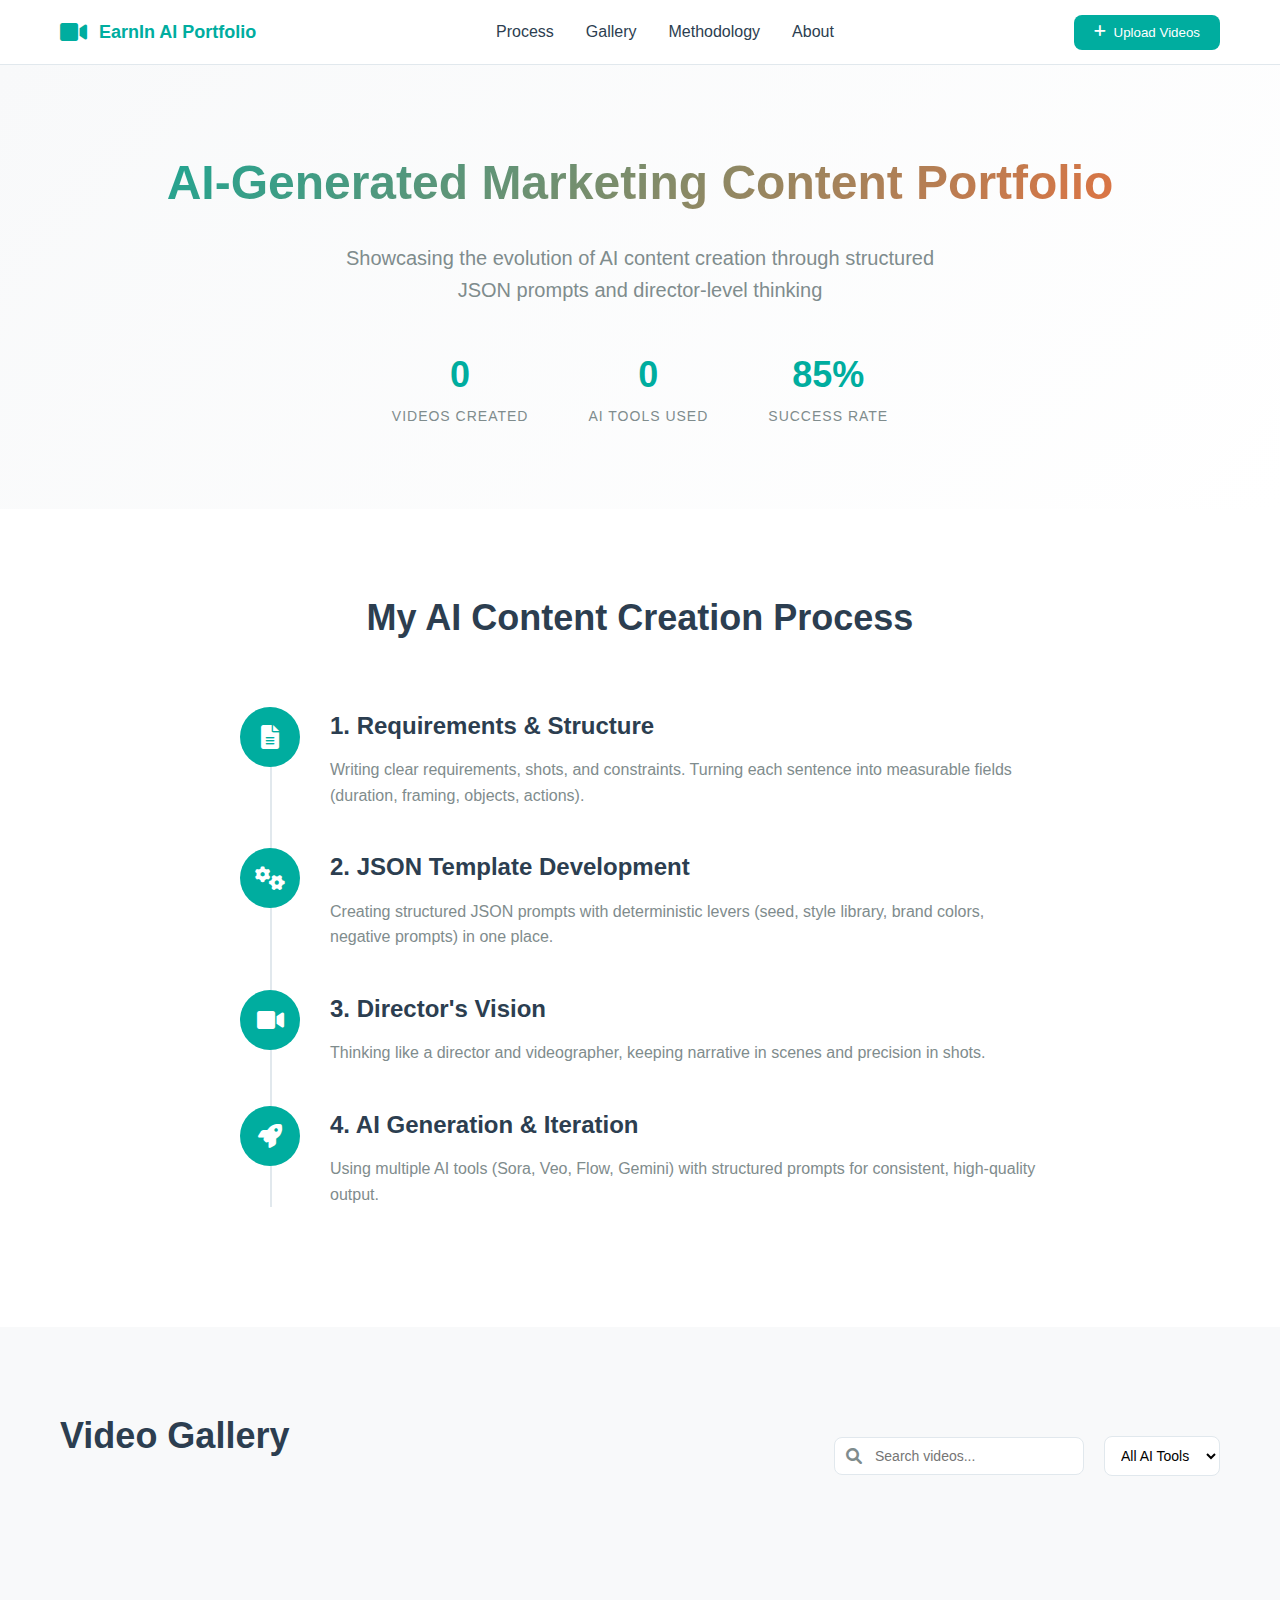
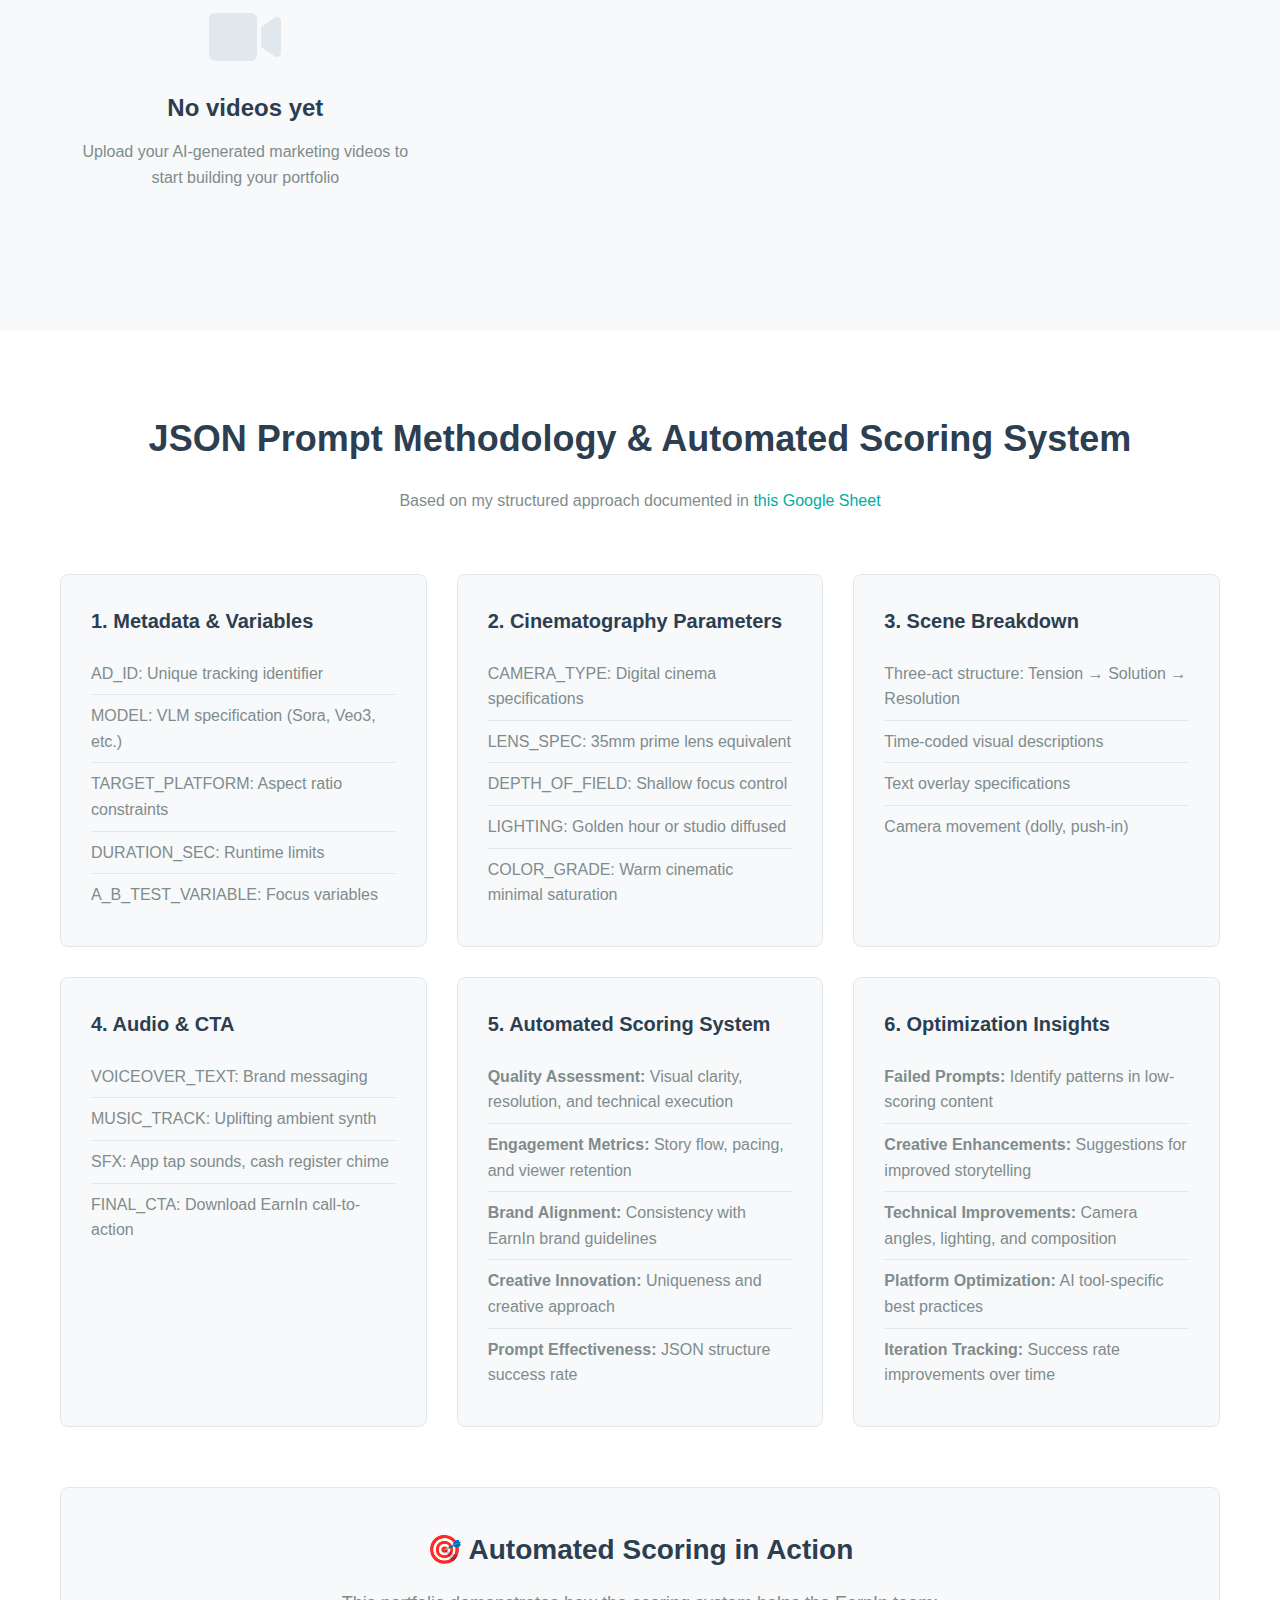
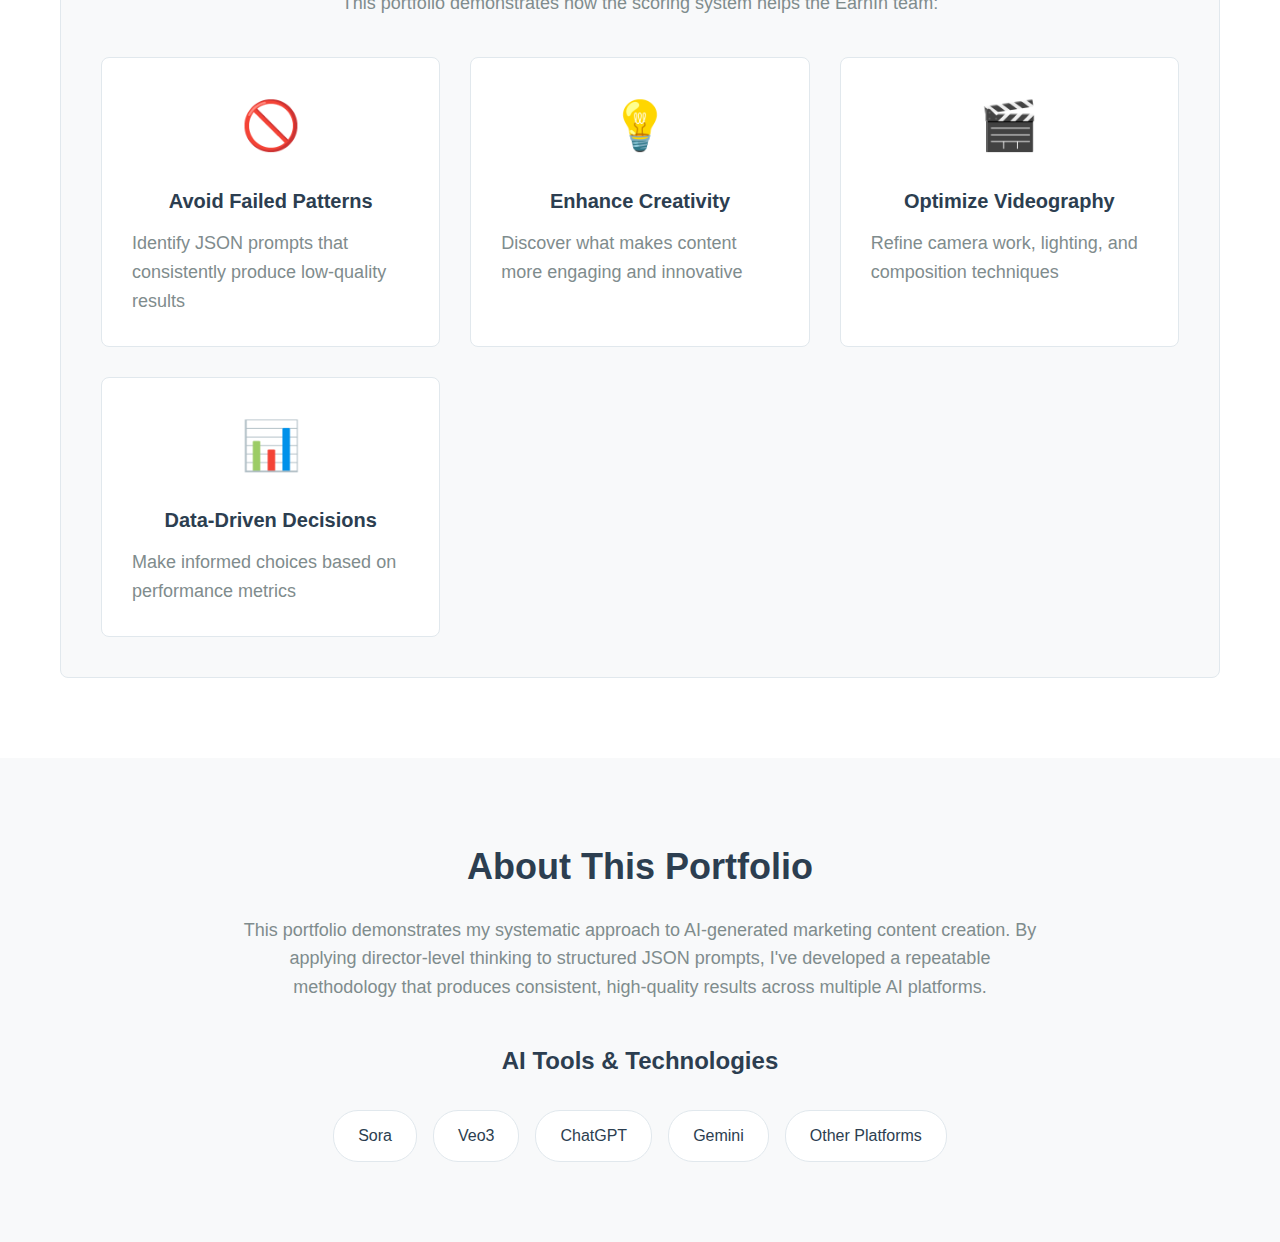
<file: netlify-portfolio.html>
<!DOCTYPE html>
<html lang="en">
<head>
    <meta charset="UTF-8">
    <meta name="viewport" content="width=device-width, initial-scale=1.0">
    <meta name="description" content="EarnIn AI Marketing Portfolio - Showcasing AI-generated marketing content with automated scoring and analytics">
    <meta name="keywords" content="EarnIn, AI content, video portfolio, marketing automation, David Bui">
    <meta name="author" content="David Bui">
    <title>EarnIn AI Marketing Portfolio - David Bui</title>
    <link rel="stylesheet" href="css/netlify-style.css">
    <link rel="stylesheet" href="https://cdnjs.cloudflare.com/ajax/libs/font-awesome/6.0.0/css/all.min.css">
</head>
<body>
    <!-- Header -->
    <header class="header">
        <div class="header-content">
            <div class="logo">
                <i class="fas fa-video"></i>
                <span>EarnIn AI Portfolio</span>
            </div>
            <nav class="nav">
                <a href="#process" class="nav-link">Process</a>
                <a href="#gallery" class="nav-link">Gallery</a>
                <a href="#methodology" class="nav-link">Methodology</a>
                <a href="#about" class="nav-link">About</a>
            </nav>
            <div class="header-actions">
                <button class="btn-primary" onclick="uploadVideos()" aria-label="Upload video files">
                    <i class="fas fa-plus" aria-hidden="true"></i>
                    Upload Videos
                </button>
                <button class="btn-secondary" onclick="clearAllVideos()" id="clear-btn" style="display: none;" aria-label="Clear all videos">
                    <i class="fas fa-trash" aria-hidden="true"></i>
                    Clear All
                </button>
            </div>
        </div>
    </header>

    <!-- Hero Section -->
    <section class="hero">
        <div class="hero-content">
            <h1>AI-Generated Marketing Content Portfolio</h1>
            <p>Showcasing the evolution of AI content creation through structured JSON prompts and director-level thinking</p>
            <div class="hero-stats">
                <div class="stat">
                    <span class="stat-number" id="total-videos">0</span>
                    <span class="stat-label">Videos Created</span>
                </div>
                <div class="stat">
                    <span class="stat-number" id="ai-tools">8</span>
                    <span class="stat-label">AI Tools Used</span>
                </div>
                <div class="stat">
                    <span class="stat-number" id="success-rate">85%</span>
                    <span class="stat-label">Success Rate</span>
                </div>
            </div>
        </div>
    </section>

    <!-- Process Section -->
    <section id="process" class="process-section">
        <div class="container">
            <h2>My AI Content Creation Process</h2>
            <div class="process-timeline">
                <div class="timeline-item">
                    <div class="timeline-icon">
                        <i class="fas fa-file-alt"></i>
                    </div>
                    <div class="timeline-content">
                        <h3>1. Requirements & Structure</h3>
                        <p>Writing clear requirements, shots, and constraints. Turning each sentence into measurable fields (duration, framing, objects, actions).</p>
                    </div>
                </div>
                <div class="timeline-item">
                    <div class="timeline-icon">
                        <i class="fas fa-cogs"></i>
                    </div>
                    <div class="timeline-content">
                        <h3>2. JSON Template Development</h3>
                        <p>Creating structured JSON prompts with deterministic levers (seed, style library, brand colors, negative prompts) in one place.</p>
                    </div>
                </div>
                <div class="timeline-item">
                    <div class="timeline-icon">
                        <i class="fas fa-video"></i>
                    </div>
                    <div class="timeline-content">
                        <h3>3. Director's Vision</h3>
                        <p>Thinking like a director and videographer, keeping narrative in scenes and precision in shots.</p>
                    </div>
                </div>
                <div class="timeline-item">
                    <div class="timeline-icon">
                        <i class="fas fa-rocket"></i>
                    </div>
                    <div class="timeline-content">
                        <h3>4. AI Generation & Iteration</h3>
                        <p>Using multiple AI tools (Sora, Veo, Flow, Gemini) with structured prompts for consistent, high-quality output.</p>
                    </div>
                </div>
            </div>
        </div>
    </section>

    <!-- Gallery Section -->
    <section id="gallery" class="gallery-section">
        <div class="container">
            <div class="gallery-header">
                <h2>Video Gallery</h2>
                <div class="gallery-controls">
                    <div class="search-box">
                        <i class="fas fa-search"></i>
                        <input type="text" id="search-input" placeholder="Search videos...">
                    </div>
                    <div class="filter-dropdown">
                        <select id="filter-ai-tool">
                            <option value="">All AI Tools</option>
                            <option value="Sora">Sora</option>
                            <option value="Veo3">Veo3</option>
                            <option value="ChatGPT">ChatGPT</option>
                            <option value="Gemini">Gemini</option>
                            <option value="Other">Other</option>
                        </select>
                    </div>
                    <button class="btn-clear" onclick="clearAllVideos()" id="gallery-clear-btn" style="display: none;">
                        <i class="fas fa-trash-alt"></i>
                        Clear All Videos
                    </button>
                </div>
            </div>
            
            <div class="video-grid" id="video-grid">
                <!-- Videos will be dynamically loaded here -->
            </div>
        </div>
    </section>

    <!-- Methodology Section -->
    <section id="methodology" class="methodology-section">
        <div class="container">
            <h2>JSON Prompt Methodology & Automated Scoring System</h2>
            <p>Based on my structured approach documented in <a href="https://docs.google.com/spreadsheets/d/1VThE5mDLFk_kAwmz9OirAHjWTs5fRxTaNzQUWHF36s8/edit?usp=sharing" target="_blank">this Google Sheet</a></p>
            
            <div class="methodology-grid">
                <div class="methodology-card">
                    <h3>1. Metadata & Variables</h3>
                    <ul>
                        <li>AD_ID: Unique tracking identifier</li>
                        <li>MODEL: VLM specification (Sora, Veo3, etc.)</li>
                        <li>TARGET_PLATFORM: Aspect ratio constraints</li>
                        <li>DURATION_SEC: Runtime limits</li>
                        <li>A_B_TEST_VARIABLE: Focus variables</li>
                    </ul>
                </div>
                <div class="methodology-card">
                    <h3>2. Cinematography Parameters</h3>
                    <ul>
                        <li>CAMERA_TYPE: Digital cinema specifications</li>
                        <li>LENS_SPEC: 35mm prime lens equivalent</li>
                        <li>DEPTH_OF_FIELD: Shallow focus control</li>
                        <li>LIGHTING: Golden hour or studio diffused</li>
                        <li>COLOR_GRADE: Warm cinematic minimal saturation</li>
                    </ul>
                </div>
                <div class="methodology-card">
                    <h3>3. Scene Breakdown</h3>
                    <ul>
                        <li>Three-act structure: Tension → Solution → Resolution</li>
                        <li>Time-coded visual descriptions</li>
                        <li>Text overlay specifications</li>
                        <li>Camera movement (dolly, push-in)</li>
                    </ul>
                </div>
                <div class="methodology-card">
                    <h3>4. Audio & CTA</h3>
                    <ul>
                        <li>VOICEOVER_TEXT: Brand messaging</li>
                        <li>MUSIC_TRACK: Uplifting ambient synth</li>
                        <li>SFX: App tap sounds, cash register chime</li>
                        <li>FINAL_CTA: Download EarnIn call-to-action</li>
                    </ul>
                </div>
                <div class="methodology-card">
                    <h3>5. Automated Scoring System</h3>
                    <ul>
                        <li><strong>Quality Assessment:</strong> Visual clarity, resolution, and technical execution</li>
                        <li><strong>Engagement Metrics:</strong> Story flow, pacing, and viewer retention</li>
                        <li><strong>Brand Alignment:</strong> Consistency with EarnIn brand guidelines</li>
                        <li><strong>Creative Innovation:</strong> Uniqueness and creative approach</li>
                        <li><strong>Prompt Effectiveness:</strong> JSON structure success rate</li>
                    </ul>
                </div>
                <div class="methodology-card">
                    <h3>6. Optimization Insights</h3>
                    <ul>
                        <li><strong>Failed Prompts:</strong> Identify patterns in low-scoring content</li>
                        <li><strong>Creative Enhancements:</strong> Suggestions for improved storytelling</li>
                        <li><strong>Technical Improvements:</strong> Camera angles, lighting, and composition</li>
                        <li><strong>Platform Optimization:</strong> AI tool-specific best practices</li>
                        <li><strong>Iteration Tracking:</strong> Success rate improvements over time</li>
                    </ul>
                </div>
            </div>
            
            <div class="scoring-system-demo">
                <h3>🎯 Automated Scoring in Action</h3>
                <p>This portfolio demonstrates how the scoring system helps the EarnIn team:</p>
                <div class="demo-grid">
                    <div class="demo-card">
                        <div class="demo-icon">🚫</div>
                        <h4>Avoid Failed Patterns</h4>
                        <p>Identify JSON prompts that consistently produce low-quality results</p>
                    </div>
                    <div class="demo-card">
                        <div class="demo-icon">💡</div>
                        <h4>Enhance Creativity</h4>
                        <p>Discover what makes content more engaging and innovative</p>
                    </div>
                    <div class="demo-card">
                        <div class="demo-icon">🎬</div>
                        <h4>Optimize Videography</h4>
                        <p>Refine camera work, lighting, and composition techniques</p>
                    </div>
                    <div class="demo-card">
                        <div class="demo-icon">📊</div>
                        <h4>Data-Driven Decisions</h4>
                        <p>Make informed choices based on performance metrics</p>
                    </div>
                </div>
            </div>
        </div>
    </section>

    <!-- About Section -->
    <section id="about" class="about-section">
        <div class="container">
            <h2>About This Portfolio</h2>
            <p>This portfolio demonstrates my systematic approach to AI-generated marketing content creation. By applying director-level thinking to structured JSON prompts, I've developed a repeatable methodology that produces consistent, high-quality results across multiple AI platforms.</p>
            <div class="tech-stack">
                <h3>AI Tools & Technologies</h3>
                <div class="tech-grid">
                    <div class="tech-item">Sora</div>
                    <div class="tech-item">Veo3</div>
                    <div class="tech-item">ChatGPT</div>
                    <div class="tech-item">Gemini</div>
                    <div class="tech-item">Other Platforms</div>
                </div>
            </div>
        </div>
    </section>

    <!-- Hidden File Input -->
    <input type="file" id="file-input" multiple accept="video/*" style="display: none;">

    <!-- Video Modal -->
    <div id="video-modal" class="modal" role="dialog" aria-modal="true" aria-labelledby="modal-title" aria-hidden="true">
        <div class="modal-content">
            <button class="close" onclick="closeModal()" aria-label="Close video modal">&times;</button>
            <video id="modal-video" controls aria-label="Video player">
                <source src="" type="video/mp4">
                Your browser does not support the video tag.
            </video>
            <div class="modal-info">
                <h3 id="modal-title"></h3>
                <p id="modal-description"></p>
            </div>
        </div>
    </div>

    <script src="js/netlify-portfolio.js"></script>
</body>
</html>
</file>
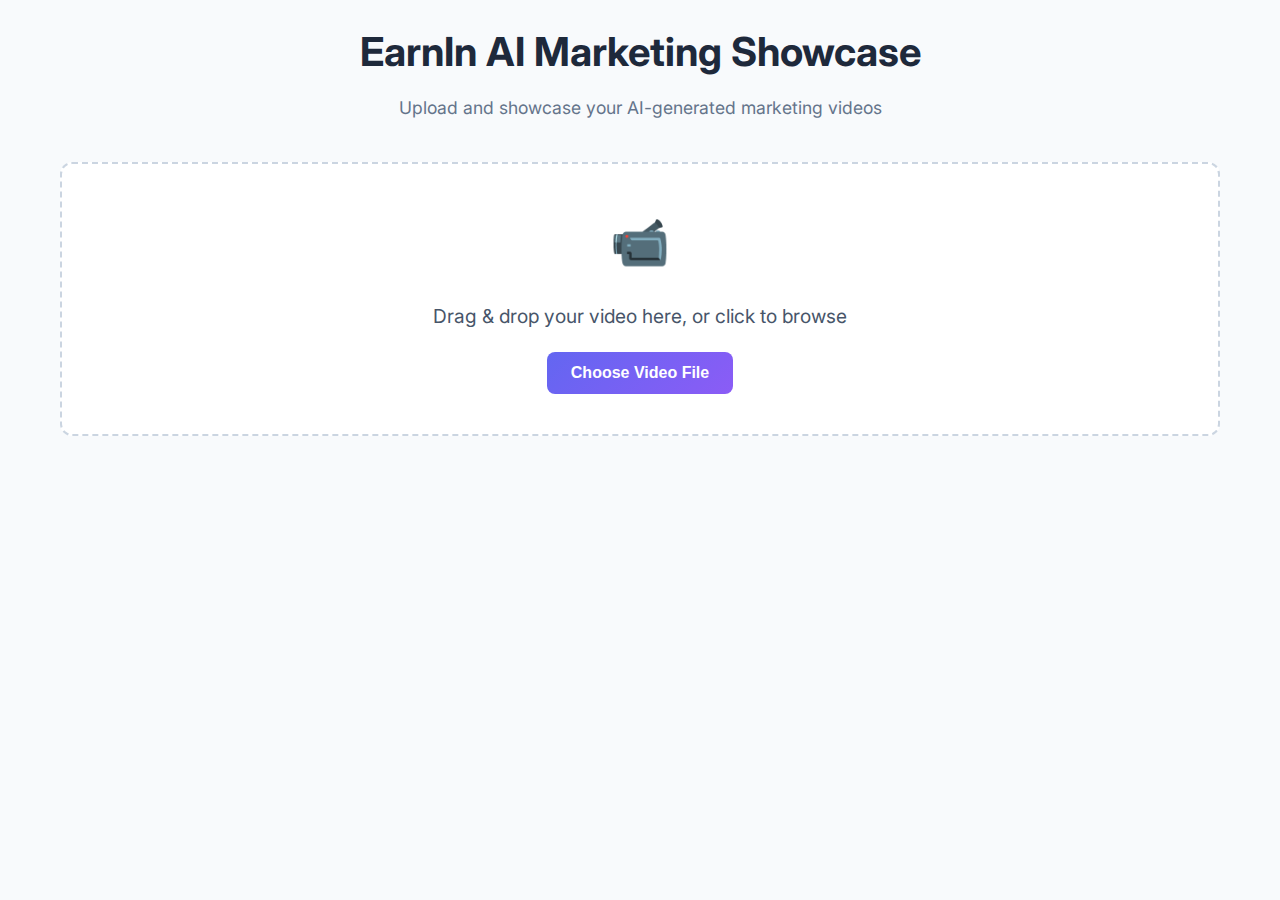
<file: simple-index.html>
<!DOCTYPE html>
<html lang="en">
<head>
    <meta charset="UTF-8">
    <meta name="viewport" content="width=device-width, initial-scale=1.0">
    <title>EarnIn AI Marketing Showcase</title>
    <link href="https://fonts.googleapis.com/css2?family=Inter:wght@400;500;600;700&display=swap" rel="stylesheet">
    <style>
        * {
            margin: 0;
            padding: 0;
            box-sizing: border-box;
        }

        body {
            font-family: 'Inter', sans-serif;
            background: #f8fafc;
            color: #1e293b;
            line-height: 1.6;
        }

        .container {
            max-width: 1200px;
            margin: 0 auto;
            padding: 20px;
        }

        .header {
            text-align: center;
            margin-bottom: 40px;
        }

        .header h1 {
            font-size: 2.5rem;
            font-weight: 700;
            color: #1e293b;
            margin-bottom: 10px;
        }

        .header p {
            color: #64748b;
            font-size: 1.1rem;
        }

        .upload-section {
            background: white;
            border: 2px dashed #cbd5e1;
            border-radius: 12px;
            padding: 40px;
            text-align: center;
            margin-bottom: 40px;
            transition: all 0.3s ease;
        }

        .upload-section:hover {
            border-color: #6366f1;
            background: #f8fafc;
        }

        .upload-section.dragover {
            border-color: #6366f1;
            background: #eef2ff;
        }

        .upload-icon {
            font-size: 3rem;
            color: #6366f1;
            margin-bottom: 20px;
        }

        .upload-text {
            font-size: 1.2rem;
            color: #475569;
            margin-bottom: 20px;
        }

        .upload-button {
            background: linear-gradient(135deg, #6366f1 0%, #8b5cf6 100%);
            color: white;
            border: none;
            padding: 12px 24px;
            border-radius: 8px;
            font-size: 1rem;
            font-weight: 600;
            cursor: pointer;
            transition: transform 0.2s ease;
        }

        .upload-button:hover {
            transform: translateY(-2px);
        }

        .file-input {
            display: none;
        }

        .video-grid {
            display: grid;
            grid-template-columns: repeat(auto-fill, minmax(300px, 1fr));
            gap: 20px;
            margin-bottom: 40px;
        }

        .video-card {
            background: white;
            border-radius: 12px;
            overflow: hidden;
            box-shadow: 0 4px 6px -1px rgba(0, 0, 0, 0.1);
            transition: transform 0.2s ease;
        }

        .video-card:hover {
            transform: translateY(-4px);
        }

        .video-container {
            position: relative;
            width: 100%;
            aspect-ratio: 9/16;
            background: #000;
        }

        .video-container video {
            width: 100%;
            height: 100%;
            object-fit: cover;
        }

        .video-info {
            padding: 16px;
        }

        .video-title {
            font-size: 1.1rem;
            font-weight: 600;
            color: #1e293b;
            margin-bottom: 8px;
        }

        .video-meta {
            font-size: 0.9rem;
            color: #64748b;
        }

        .delete-button {
            position: absolute;
            top: 8px;
            right: 8px;
            background: rgba(239, 68, 68, 0.9);
            color: white;
            border: none;
            border-radius: 50%;
            width: 32px;
            height: 32px;
            cursor: pointer;
            display: flex;
            align-items: center;
            justify-content: center;
            font-size: 1.2rem;
        }

        .empty-state {
            text-align: center;
            padding: 60px 20px;
            color: #64748b;
        }

        .empty-state h3 {
            font-size: 1.5rem;
            margin-bottom: 10px;
        }

        .toast {
            position: fixed;
            top: 20px;
            right: 20px;
            background: white;
            border: 1px solid #e2e8f0;
            border-left: 4px solid #10b981;
            border-radius: 8px;
            padding: 16px;
            box-shadow: 0 10px 15px -3px rgba(0, 0, 0, 0.1);
            z-index: 1000;
            transform: translateX(100%);
            transition: transform 0.3s ease;
        }

        .toast.show {
            transform: translateX(0);
        }

        .toast.error {
            border-left-color: #ef4444;
        }

        .toast-content {
            display: flex;
            align-items: center;
            gap: 12px;
        }

        .toast-close {
            background: none;
            border: none;
            font-size: 1.2rem;
            cursor: pointer;
            color: #64748b;
        }

        @media (max-width: 768px) {
            .container {
                padding: 10px;
            }
            
            .header h1 {
                font-size: 2rem;
            }
            
            .video-grid {
                grid-template-columns: repeat(auto-fill, minmax(250px, 1fr));
                gap: 15px;
            }
        }
    </style>
</head>
<body>
    <div class="container">
        <div class="header">
            <h1>EarnIn AI Marketing Showcase</h1>
            <p>Upload and showcase your AI-generated marketing videos</p>
        </div>

        <div class="upload-section" id="upload-section">
            <div class="upload-icon">📹</div>
            <div class="upload-text">Drag & drop your video here, or click to browse</div>
            <button class="upload-button" onclick="document.getElementById('file-input').click()">
                Choose Video File
            </button>
            <input type="file" id="file-input" class="file-input" accept="video/*" multiple>
        </div>

        <div class="video-grid" id="video-grid">
            <!-- Videos will be added here -->
        </div>

        <div class="empty-state" id="empty-state" style="display: none;">
            <h3>No videos yet</h3>
            <p>Upload your first AI-generated video to get started</p>
        </div>
    </div>

    <script>
        // Simple video storage
        let videos = [];

        // Load videos from localStorage on page load
        function loadVideos() {
            const stored = localStorage.getItem('earnin-videos');
            if (stored) {
                try {
                    videos = JSON.parse(stored);
                    renderVideos();
                } catch (error) {
                    console.error('Error loading videos:', error);
                }
            }
        }

        // Save videos to localStorage
        function saveVideos() {
            localStorage.setItem('earnin-videos', JSON.stringify(videos));
        }

        // Show toast notification
        function showToast(message, type = 'success') {
            const toast = document.createElement('div');
            toast.className = `toast ${type}`;
            toast.innerHTML = `
                <div class="toast-content">
                    <span>${message}</span>
                    <button class="toast-close" onclick="this.parentElement.parentElement.remove()">×</button>
                </div>
            `;
            document.body.appendChild(toast);
            
            setTimeout(() => toast.classList.add('show'), 100);
            setTimeout(() => {
                toast.classList.remove('show');
                setTimeout(() => toast.remove(), 300);
            }, 3000);
        }

        // Handle file upload
        function handleFileUpload(files) {
            Array.from(files).forEach(file => {
                if (file.type.startsWith('video/')) {
                    const videoUrl = URL.createObjectURL(file);
                    const video = {
                        id: Date.now() + Math.random(),
                        name: file.name,
                        url: videoUrl,
                        size: file.size,
                        uploadDate: new Date().toISOString()
                    };
                    
                    videos.push(video);
                    saveVideos();
                    renderVideos();
                    showToast(`Video "${file.name}" uploaded successfully!`);
                } else {
                    showToast('Please select a video file', 'error');
                }
            });
        }

        // Render videos in grid
        function renderVideos() {
            const grid = document.getElementById('video-grid');
            const emptyState = document.getElementById('empty-state');
            
            if (videos.length === 0) {
                grid.innerHTML = '';
                emptyState.style.display = 'block';
                return;
            }
            
            emptyState.style.display = 'none';
            
            grid.innerHTML = videos.map(video => `
                <div class="video-card">
                    <div class="video-container">
                        <video controls muted playsinline>
                            <source src="${video.url}" type="video/mp4">
                            Your browser does not support the video tag.
                        </video>
                        <button class="delete-button" onclick="deleteVideo('${video.id}')">×</button>
                    </div>
                    <div class="video-info">
                        <div class="video-title">${video.name}</div>
                        <div class="video-meta">
                            ${(video.size / (1024 * 1024)).toFixed(1)} MB • 
                            ${new Date(video.uploadDate).toLocaleDateString()}
                        </div>
                    </div>
                </div>
            `).join('');
        }

        // Delete video
        function deleteVideo(id) {
            const video = videos.find(v => v.id == id);
            if (video) {
                URL.revokeObjectURL(video.url);
                videos = videos.filter(v => v.id != id);
                saveVideos();
                renderVideos();
                showToast('Video deleted');
            }
        }

        // Setup drag and drop
        function setupDragAndDrop() {
            const uploadSection = document.getElementById('upload-section');
            
            ['dragenter', 'dragover', 'dragleave', 'drop'].forEach(eventName => {
                uploadSection.addEventListener(eventName, preventDefaults, false);
            });
            
            ['dragenter', 'dragover'].forEach(eventName => {
                uploadSection.addEventListener(eventName, () => {
                    uploadSection.classList.add('dragover');
                });
            });
            
            ['dragleave', 'drop'].forEach(eventName => {
                uploadSection.addEventListener(eventName, () => {
                    uploadSection.classList.remove('dragover');
                });
            });
            
            uploadSection.addEventListener('drop', (e) => {
                const files = e.dataTransfer.files;
                handleFileUpload(files);
            });
        }

        function preventDefaults(e) {
            e.preventDefault();
            e.stopPropagation();
        }

        // Initialize
        document.addEventListener('DOMContentLoaded', function() {
            loadVideos();
            setupDragAndDrop();
            
            // File input change
            document.getElementById('file-input').addEventListener('change', function(e) {
                handleFileUpload(e.target.files);
            });
        });
    </script>
</body>
</html>
</file>
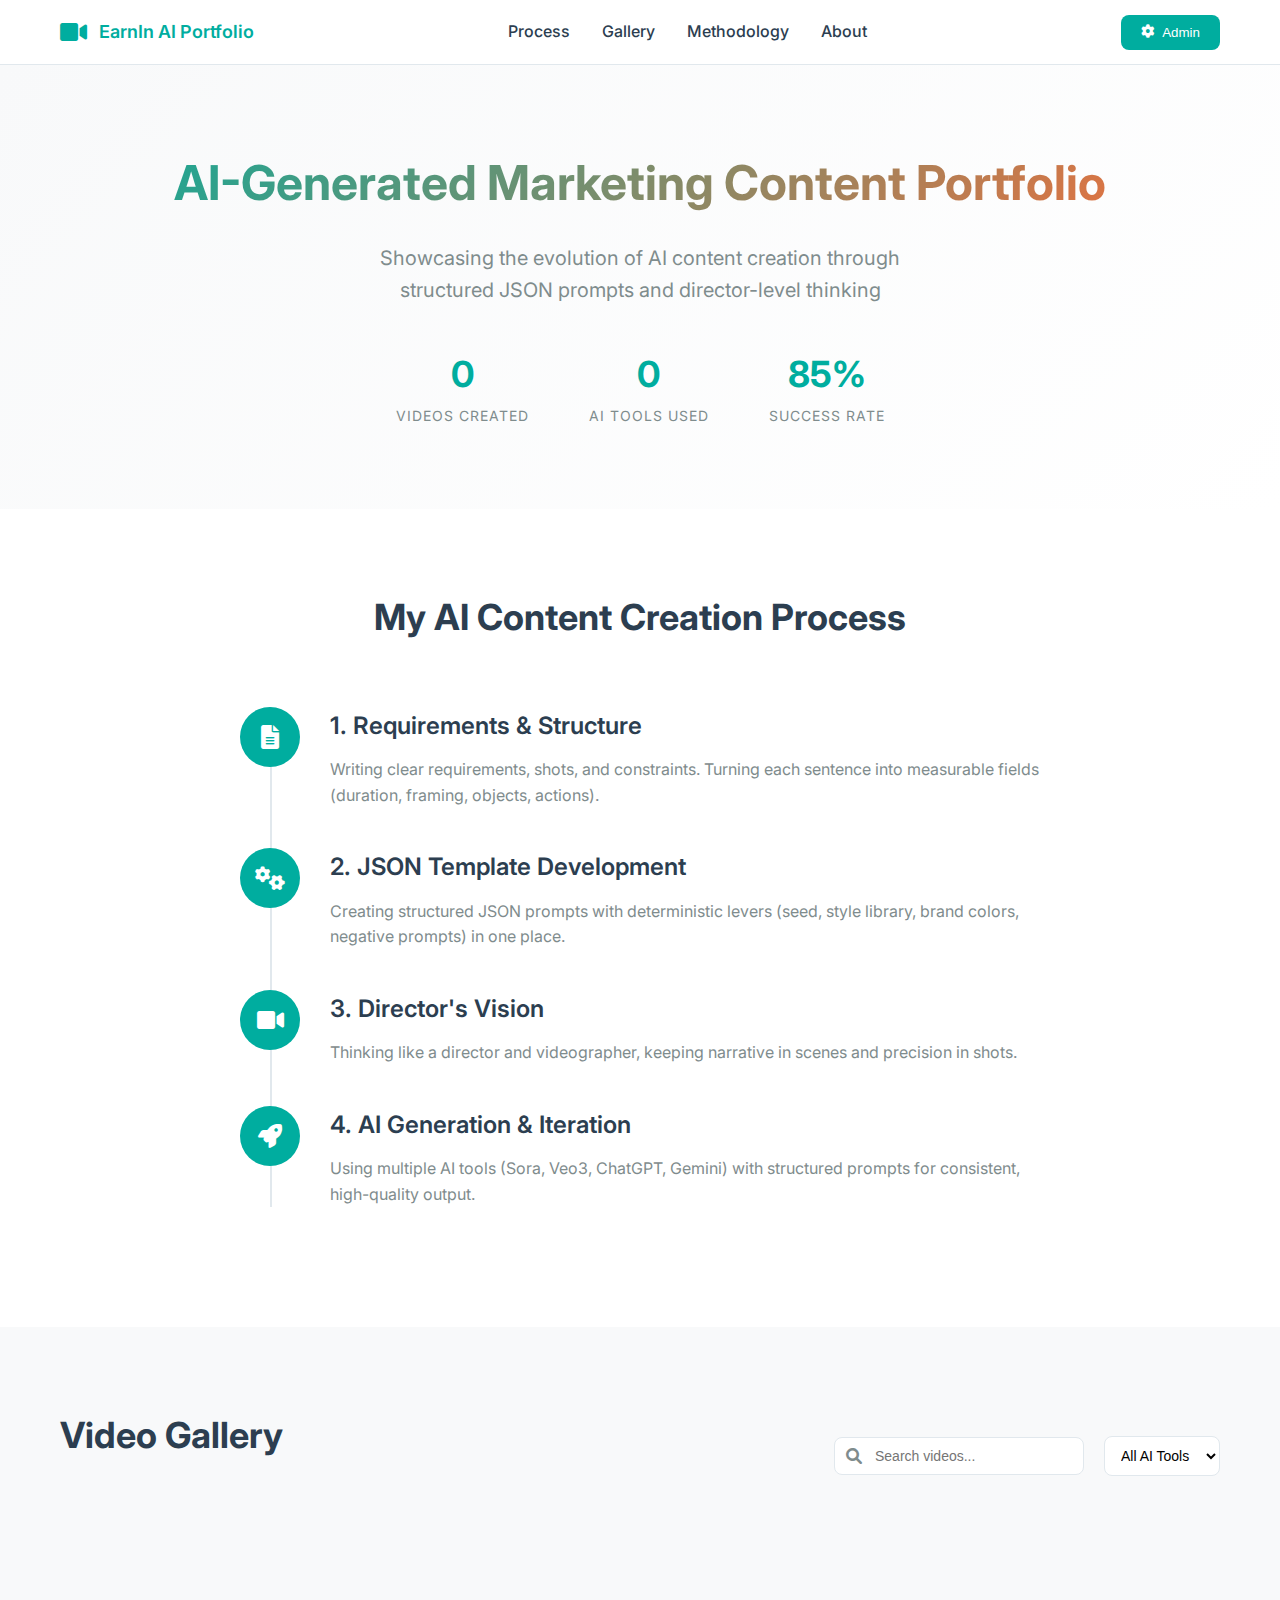
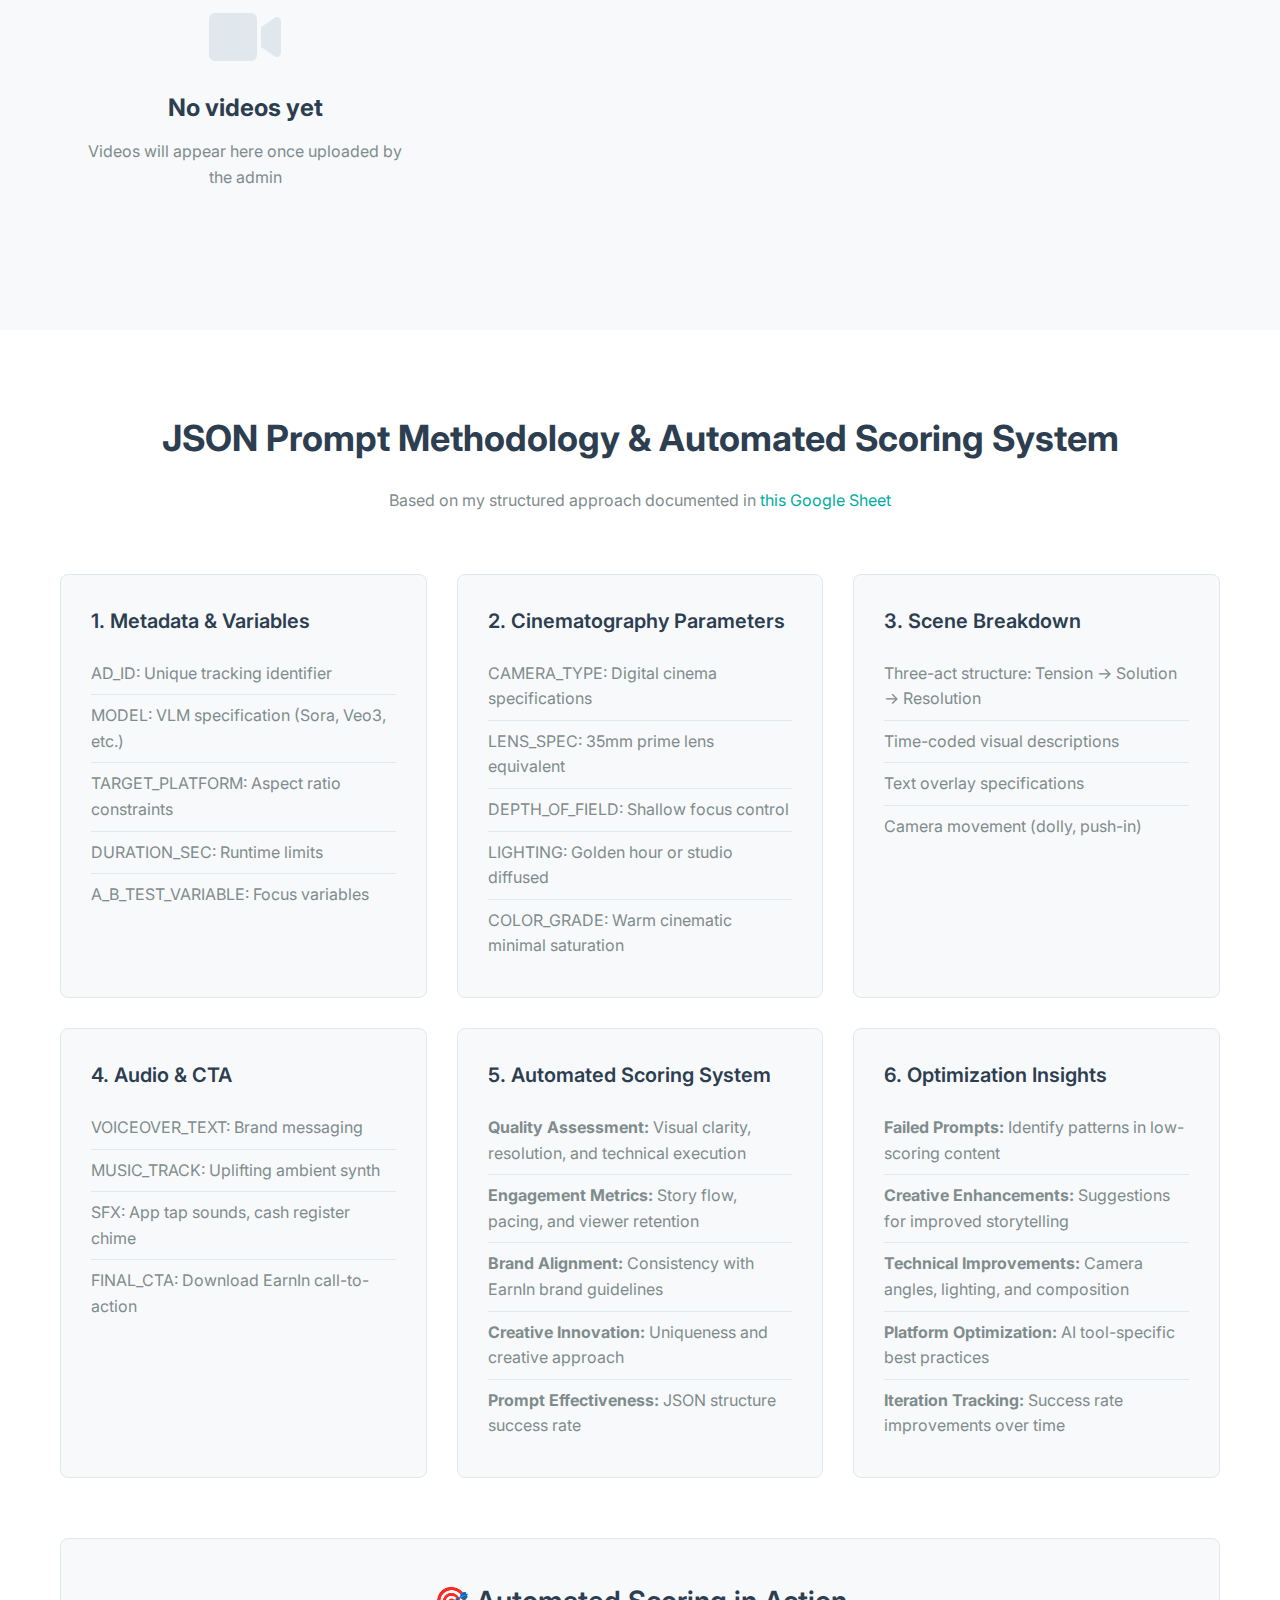
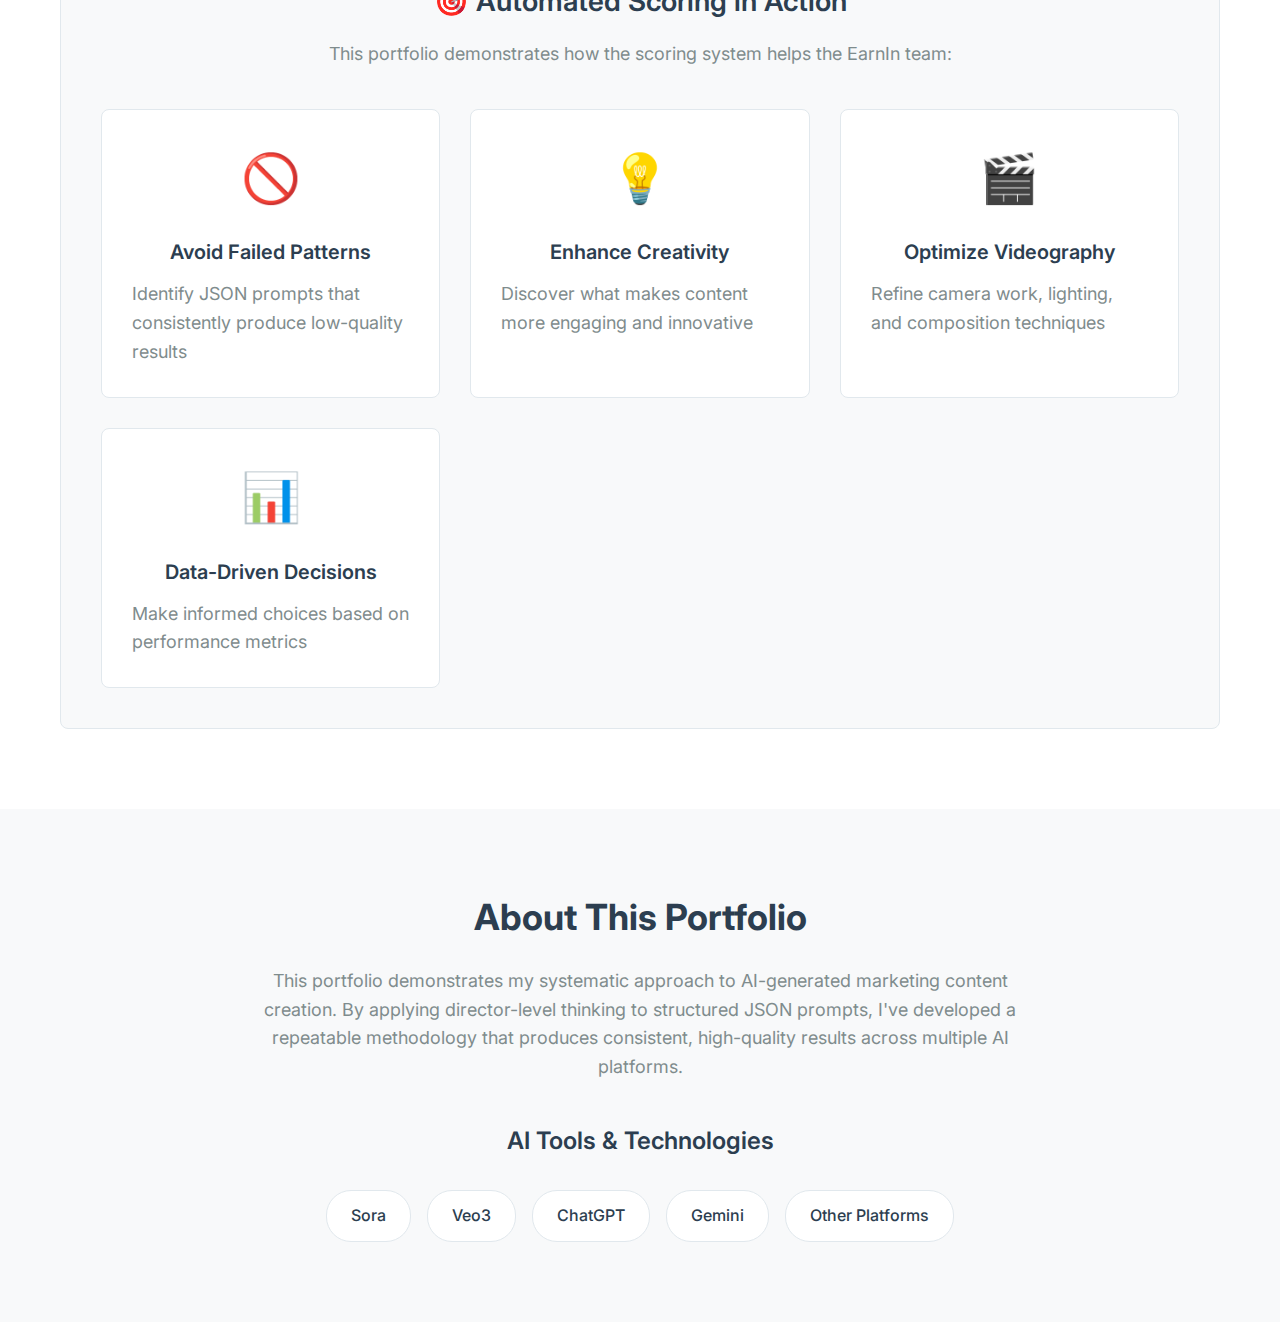
<file: viewer-portfolio.html>
<!DOCTYPE html>
<html lang="en">
<head>
    <meta charset="UTF-8">
    <meta name="viewport" content="width=device-width, initial-scale=1.0">
    <title>EarnIn AI Marketing Portfolio - David Bui</title>
    <link rel="stylesheet" href="css/netlify-style.css">
    <link href="https://fonts.googleapis.com/css2?family=Inter:wght@300;400;500;600;700&display=swap" rel="stylesheet">
    <link rel="stylesheet" href="https://cdnjs.cloudflare.com/ajax/libs/font-awesome/6.0.0/css/all.min.css">
</head>
<body>
    <!-- Header -->
    <header class="header">
        <div class="header-content">
            <div class="logo">
                <i class="fas fa-video"></i>
                <span>EarnIn AI Portfolio</span>
            </div>
            <nav class="nav">
                <a href="#process" class="nav-link">Process</a>
                <a href="#gallery" class="nav-link">Gallery</a>
                <a href="#methodology" class="nav-link">Methodology</a>
                <a href="#about" class="nav-link">About</a>
            </nav>
            <div class="header-actions">
                <button class="btn-primary" onclick="showAdminLogin()" id="admin-btn">
                    <i class="fas fa-cog"></i>
                    Admin
                </button>
            </div>
        </div>
    </header>

    <!-- Hero Section -->
    <section class="hero">
        <div class="hero-content">
            <h1>AI-Generated Marketing Content Portfolio</h1>
            <p>Showcasing the evolution of AI content creation through structured JSON prompts and director-level thinking</p>
            <div class="hero-stats">
                <div class="stat">
                    <span class="stat-number" id="total-videos">0</span>
                    <span class="stat-label">Videos Created</span>
                </div>
                <div class="stat">
                    <span class="stat-number" id="ai-tools">5</span>
                    <span class="stat-label">AI Tools Used</span>
                </div>
                <div class="stat">
                    <span class="stat-number" id="success-rate">85%</span>
                    <span class="stat-label">Success Rate</span>
                </div>
            </div>
        </div>
    </section>

    <!-- Process Section -->
    <section id="process" class="process-section">
        <div class="container">
            <h2>My AI Content Creation Process</h2>
            <div class="process-timeline">
                <div class="timeline-item">
                    <div class="timeline-icon">
                        <i class="fas fa-file-alt"></i>
                    </div>
                    <div class="timeline-content">
                        <h3>1. Requirements & Structure</h3>
                        <p>Writing clear requirements, shots, and constraints. Turning each sentence into measurable fields (duration, framing, objects, actions).</p>
                    </div>
                </div>
                <div class="timeline-item">
                    <div class="timeline-icon">
                        <i class="fas fa-cogs"></i>
                    </div>
                    <div class="timeline-content">
                        <h3>2. JSON Template Development</h3>
                        <p>Creating structured JSON prompts with deterministic levers (seed, style library, brand colors, negative prompts) in one place.</p>
                    </div>
                </div>
                <div class="timeline-item">
                    <div class="timeline-icon">
                        <i class="fas fa-video"></i>
                    </div>
                    <div class="timeline-content">
                        <h3>3. Director's Vision</h3>
                        <p>Thinking like a director and videographer, keeping narrative in scenes and precision in shots.</p>
                    </div>
                </div>
                <div class="timeline-item">
                    <div class="timeline-icon">
                        <i class="fas fa-rocket"></i>
                    </div>
                    <div class="timeline-content">
                        <h3>4. AI Generation & Iteration</h3>
                        <p>Using multiple AI tools (Sora, Veo3, ChatGPT, Gemini) with structured prompts for consistent, high-quality output.</p>
                    </div>
                </div>
            </div>
        </div>
    </section>

    <!-- Gallery Section -->
    <section id="gallery" class="gallery-section">
        <div class="container">
            <div class="gallery-header">
                <h2>Video Gallery</h2>
                <div class="gallery-controls">
                    <div class="search-box">
                        <i class="fas fa-search"></i>
                        <input type="text" id="search-input" placeholder="Search videos...">
                    </div>
                    <div class="filter-dropdown">
                        <select id="filter-ai-tool">
                            <option value="">All AI Tools</option>
                            <option value="Sora">Sora</option>
                            <option value="Veo3">Veo3</option>
                            <option value="ChatGPT">ChatGPT</option>
                            <option value="Gemini">Gemini</option>
                            <option value="Other">Other</option>
                        </select>
                    </div>
                </div>
            </div>
            
            <div class="video-grid" id="video-grid">
                <!-- Videos will be dynamically loaded here -->
            </div>
        </div>
    </section>

    <!-- Methodology Section -->
    <section id="methodology" class="methodology-section">
        <div class="container">
            <h2>JSON Prompt Methodology & Automated Scoring System</h2>
            <p>Based on my structured approach documented in <a href="https://docs.google.com/spreadsheets/d/1VThE5mDLFk_kAwmz9OirAHjWTs5fRxTaNzQUWHF36s8/edit?usp=sharing" target="_blank">this Google Sheet</a></p>
            
            <div class="methodology-grid">
                <div class="methodology-card">
                    <h3>1. Metadata & Variables</h3>
                    <ul>
                        <li>AD_ID: Unique tracking identifier</li>
                        <li>MODEL: VLM specification (Sora, Veo3, etc.)</li>
                        <li>TARGET_PLATFORM: Aspect ratio constraints</li>
                        <li>DURATION_SEC: Runtime limits</li>
                        <li>A_B_TEST_VARIABLE: Focus variables</li>
                    </ul>
                </div>
                <div class="methodology-card">
                    <h3>2. Cinematography Parameters</h3>
                    <ul>
                        <li>CAMERA_TYPE: Digital cinema specifications</li>
                        <li>LENS_SPEC: 35mm prime lens equivalent</li>
                        <li>DEPTH_OF_FIELD: Shallow focus control</li>
                        <li>LIGHTING: Golden hour or studio diffused</li>
                        <li>COLOR_GRADE: Warm cinematic minimal saturation</li>
                    </ul>
                </div>
                <div class="methodology-card">
                    <h3>3. Scene Breakdown</h3>
                    <ul>
                        <li>Three-act structure: Tension → Solution → Resolution</li>
                        <li>Time-coded visual descriptions</li>
                        <li>Text overlay specifications</li>
                        <li>Camera movement (dolly, push-in)</li>
                    </ul>
                </div>
                <div class="methodology-card">
                    <h3>4. Audio & CTA</h3>
                    <ul>
                        <li>VOICEOVER_TEXT: Brand messaging</li>
                        <li>MUSIC_TRACK: Uplifting ambient synth</li>
                        <li>SFX: App tap sounds, cash register chime</li>
                        <li>FINAL_CTA: Download EarnIn call-to-action</li>
                    </ul>
                </div>
                <div class="methodology-card">
                    <h3>5. Automated Scoring System</h3>
                    <ul>
                        <li><strong>Quality Assessment:</strong> Visual clarity, resolution, and technical execution</li>
                        <li><strong>Engagement Metrics:</strong> Story flow, pacing, and viewer retention</li>
                        <li><strong>Brand Alignment:</strong> Consistency with EarnIn brand guidelines</li>
                        <li><strong>Creative Innovation:</strong> Uniqueness and creative approach</li>
                        <li><strong>Prompt Effectiveness:</strong> JSON structure success rate</li>
                    </ul>
                </div>
                <div class="methodology-card">
                    <h3>6. Optimization Insights</h3>
                    <ul>
                        <li><strong>Failed Prompts:</strong> Identify patterns in low-scoring content</li>
                        <li><strong>Creative Enhancements:</strong> Suggestions for improved storytelling</li>
                        <li><strong>Technical Improvements:</strong> Camera angles, lighting, and composition</li>
                        <li><strong>Platform Optimization:</strong> AI tool-specific best practices</li>
                        <li><strong>Iteration Tracking:</strong> Success rate improvements over time</li>
                    </ul>
                </div>
            </div>
            
            <div class="scoring-system-demo">
                <h3>🎯 Automated Scoring in Action</h3>
                <p>This portfolio demonstrates how the scoring system helps the EarnIn team:</p>
                <div class="demo-grid">
                    <div class="demo-card">
                        <div class="demo-icon">🚫</div>
                        <h4>Avoid Failed Patterns</h4>
                        <p>Identify JSON prompts that consistently produce low-quality results</p>
                    </div>
                    <div class="demo-card">
                        <div class="demo-icon">💡</div>
                        <h4>Enhance Creativity</h4>
                        <p>Discover what makes content more engaging and innovative</p>
                    </div>
                    <div class="demo-card">
                        <div class="demo-icon">🎬</div>
                        <h4>Optimize Videography</h4>
                        <p>Refine camera work, lighting, and composition techniques</p>
                    </div>
                    <div class="demo-card">
                        <div class="demo-icon">📊</div>
                        <h4>Data-Driven Decisions</h4>
                        <p>Make informed choices based on performance metrics</p>
                    </div>
                </div>
            </div>
        </div>
    </section>

    <!-- About Section -->
    <section id="about" class="about-section">
        <div class="container">
            <h2>About This Portfolio</h2>
            <p>This portfolio demonstrates my systematic approach to AI-generated marketing content creation. By applying director-level thinking to structured JSON prompts, I've developed a repeatable methodology that produces consistent, high-quality results across multiple AI platforms.</p>
            <div class="tech-stack">
                <h3>AI Tools & Technologies</h3>
                <div class="tech-grid">
                    <div class="tech-item">Sora</div>
                    <div class="tech-item">Veo3</div>
                    <div class="tech-item">ChatGPT</div>
                    <div class="tech-item">Gemini</div>
                    <div class="tech-item">Other Platforms</div>
                </div>
            </div>
        </div>
    </section>

    <!-- Video Modal -->
    <div id="video-modal" class="modal">
        <div class="modal-content">
            <span class="close" onclick="closeModal()">&times;</span>
            <video id="modal-video" controls>
                <source src="" type="video/mp4">
                Your browser does not support the video tag.
            </video>
            <div class="modal-info">
                <h3 id="modal-title"></h3>
                <p id="modal-description"></p>
            </div>
        </div>
    </div>

    <!-- Admin Login Modal -->
    <div id="admin-modal" class="modal">
        <div class="modal-content">
            <div class="admin-login">
                <h2>Admin Access</h2>
                <p>Enter admin password to manage videos:</p>
                <input type="password" id="admin-password" placeholder="Enter password">
                <div class="admin-actions">
                    <button class="btn-primary" onclick="checkAdminPassword()">Login</button>
                    <button class="btn-secondary" onclick="closeAdminModal()">Cancel</button>
                </div>
            </div>
        </div>
    </div>

    <script src="js/viewer-portfolio.js"></script>
</body>
</html>
</file>
<file: css/netlify-style.css>
/* Netlify-Style Portfolio CSS */
:root {
    --primary-color: #00ad9f;
    --secondary-color: #0e1e25;
    --accent-color: #ff6b35;
    --text-color: #2c3e50;
    --text-light: #7f8c8d;
    --background: #ffffff;
    --background-light: #f8f9fa;
    --border-color: #e1e8ed;
    --shadow: 0 2px 8px rgba(0, 0, 0, 0.1);
    --shadow-hover: 0 4px 16px rgba(0, 0, 0, 0.15);
    --border-radius: 8px;
    --transition: all 0.3s ease;
}

* {
    margin: 0;
    padding: 0;
    box-sizing: border-box;
}

body {
    font-family: 'Inter', -apple-system, BlinkMacSystemFont, sans-serif;
    line-height: 1.6;
    color: var(--text-color);
    background-color: var(--background);
}

.container {
    max-width: 1200px;
    margin: 0 auto;
    padding: 0 20px;
}

/* Header */
.header {
    background: var(--background);
    border-bottom: 1px solid var(--border-color);
    position: sticky;
    top: 0;
    z-index: 1000;
    backdrop-filter: blur(10px);
}

.header-content {
    max-width: 1200px;
    margin: 0 auto;
    padding: 0 20px;
    display: flex;
    align-items: center;
    justify-content: space-between;
    height: 64px;
}

.logo {
    display: flex;
    align-items: center;
    gap: 12px;
    font-weight: 600;
    font-size: 18px;
    color: var(--primary-color);
}

.logo i {
    font-size: 24px;
}

.nav {
    display: flex;
    gap: 32px;
}

.nav-link {
    text-decoration: none;
    color: var(--text-color);
    font-weight: 500;
    transition: var(--transition);
    position: relative;
}

.nav-link:hover {
    color: var(--primary-color);
}

.nav-link::after {
    content: '';
    position: absolute;
    bottom: -8px;
    left: 0;
    width: 0;
    height: 2px;
    background: var(--primary-color);
    transition: var(--transition);
}

.nav-link:hover::after {
    width: 100%;
}

.btn-primary {
    background: var(--primary-color);
    color: white;
    border: none;
    padding: 10px 20px;
    border-radius: var(--border-radius);
    font-weight: 500;
    cursor: pointer;
    transition: var(--transition);
    display: flex;
    align-items: center;
    gap: 8px;
}

.btn-primary:hover {
    background: #008a7d;
    transform: translateY(-1px);
    box-shadow: var(--shadow-hover);
}

/* Hero Section */
.hero {
    background: linear-gradient(135deg, var(--background-light) 0%, #ffffff 100%);
    padding: 80px 0;
    text-align: center;
}

.hero-content h1 {
    font-size: 48px;
    font-weight: 700;
    margin-bottom: 20px;
    background: linear-gradient(135deg, var(--primary-color), var(--accent-color));
    -webkit-background-clip: text;
    -webkit-text-fill-color: transparent;
    background-clip: text;
}

.hero-content p {
    font-size: 20px;
    color: var(--text-light);
    margin-bottom: 40px;
    max-width: 600px;
    margin-left: auto;
    margin-right: auto;
}

.hero-stats {
    display: flex;
    justify-content: center;
    gap: 60px;
    margin-top: 40px;
}

.stat {
    text-align: center;
}

.stat-number {
    display: block;
    font-size: 36px;
    font-weight: 700;
    color: var(--primary-color);
}

.stat-label {
    font-size: 14px;
    color: var(--text-light);
    text-transform: uppercase;
    letter-spacing: 1px;
}

/* Process Section */
.process-section {
    padding: 80px 0;
    background: var(--background);
}

.process-section h2 {
    text-align: center;
    font-size: 36px;
    font-weight: 700;
    margin-bottom: 60px;
    color: var(--text-color);
}

.process-timeline {
    max-width: 800px;
    margin: 0 auto;
    position: relative;
}

.process-timeline::before {
    content: '';
    position: absolute;
    left: 30px;
    top: 0;
    bottom: 0;
    width: 2px;
    background: var(--border-color);
}

.timeline-item {
    display: flex;
    align-items: flex-start;
    gap: 30px;
    margin-bottom: 40px;
    position: relative;
}

.timeline-icon {
    width: 60px;
    height: 60px;
    background: var(--primary-color);
    border-radius: 50%;
    display: flex;
    align-items: center;
    justify-content: center;
    color: white;
    font-size: 24px;
    flex-shrink: 0;
    position: relative;
    z-index: 1;
}

.timeline-content h3 {
    font-size: 24px;
    font-weight: 600;
    margin-bottom: 12px;
    color: var(--text-color);
}

.timeline-content p {
    color: var(--text-light);
    line-height: 1.6;
}

/* Gallery Section */
.gallery-section {
    padding: 80px 0;
    background: var(--background-light);
}

.gallery-section h2 {
    text-align: center;
    font-size: 36px;
    font-weight: 700;
    margin-bottom: 40px;
    color: var(--text-color);
}

.gallery-header {
    display: flex;
    justify-content: space-between;
    align-items: center;
    margin-bottom: 40px;
    flex-wrap: wrap;
    gap: 20px;
}

.gallery-controls {
    display: flex;
    gap: 20px;
    align-items: center;
}

.search-box {
    position: relative;
    display: flex;
    align-items: center;
}

.search-box i {
    position: absolute;
    left: 12px;
    color: var(--text-light);
}

.search-box input {
    padding: 10px 12px 10px 40px;
    border: 1px solid var(--border-color);
    border-radius: var(--border-radius);
    font-size: 14px;
    width: 250px;
    transition: var(--transition);
}

.search-box input:focus {
    outline: none;
    border-color: var(--primary-color);
    box-shadow: 0 0 0 3px rgba(0, 173, 159, 0.1);
}

.filter-dropdown select {
    padding: 10px 12px;
    border: 1px solid var(--border-color);
    border-radius: var(--border-radius);
    font-size: 14px;
    background: white;
    cursor: pointer;
    transition: var(--transition);
}

.filter-dropdown select:focus {
    outline: none;
    border-color: var(--primary-color);
}

/* Video Grid - Netlify Style */
.video-grid {
    display: grid;
    grid-template-columns: repeat(auto-fill, minmax(300px, 1fr));
    gap: 24px;
    margin-top: 40px;
}

.video-card {
    background: white;
    border-radius: var(--border-radius);
    overflow: hidden;
    box-shadow: var(--shadow);
    transition: var(--transition);
    cursor: pointer;
    border: 1px solid var(--border-color);
}

.video-card:hover {
    transform: translateY(-4px);
    box-shadow: var(--shadow-hover);
}

.video-thumbnail {
    position: relative;
    width: 100%;
    height: 200px;
    background: var(--background-light);
    overflow: hidden;
}

.video-thumbnail video {
    width: 100%;
    height: 100%;
    object-fit: cover;
}

.play-overlay {
    position: absolute;
    top: 50%;
    left: 50%;
    transform: translate(-50%, -50%);
    width: 60px;
    height: 60px;
    background: rgba(0, 0, 0, 0.7);
    border-radius: 50%;
    display: flex;
    align-items: center;
    justify-content: center;
    color: white;
    font-size: 24px;
    opacity: 0;
    transition: var(--transition);
}

.video-card:hover .play-overlay {
    opacity: 1;
}

.video-info {
    padding: 20px;
}

.video-title {
    font-size: 18px;
    font-weight: 600;
    margin-bottom: 8px;
    color: var(--text-color);
    line-height: 1.4;
}

.video-meta {
    display: flex;
    align-items: center;
    gap: 16px;
    margin-bottom: 12px;
    font-size: 14px;
    color: var(--text-light);
}

.video-actions {
    display: flex;
    gap: 8px;
    margin-top: 16px;
}

.btn-small {
    padding: 6px 12px;
    border: 1px solid var(--border-color);
    background: white;
    border-radius: 4px;
    font-size: 12px;
    cursor: pointer;
    transition: var(--transition);
}

.btn-small:hover {
    background: var(--background-light);
    border-color: var(--primary-color);
}

.btn-delete {
    background: #FEE2E2 !important;
    border-color: #FECACA !important;
    color: #DC2626 !important;
}

.btn-delete:hover {
    background: #FECACA !important;
    border-color: #F87171 !important;
    color: #B91C1C !important;
}

.ai-tool-badge {
    display: inline-block;
    padding: 4px 8px;
    background: var(--primary-color);
    color: white;
    border-radius: 4px;
    font-size: 12px;
    font-weight: 500;
}

/* Methodology Section */
.methodology-section {
    padding: 80px 0;
    background: white;
}

.methodology-section h2 {
    text-align: center;
    font-size: 36px;
    font-weight: 700;
    margin-bottom: 20px;
    color: var(--text-color);
}

.methodology-section p {
    text-align: center;
    color: var(--text-light);
    margin-bottom: 60px;
}

.methodology-section a {
    color: var(--primary-color);
    text-decoration: none;
}

.methodology-section a:hover {
    text-decoration: underline;
}

.methodology-grid {
    display: grid;
    grid-template-columns: repeat(auto-fit, minmax(280px, 1fr));
    gap: 30px;
}

.methodology-card {
    background: var(--background-light);
    padding: 30px;
    border-radius: var(--border-radius);
    border: 1px solid var(--border-color);
    transition: var(--transition);
}

.methodology-card:hover {
    transform: translateY(-2px);
    box-shadow: var(--shadow-hover);
}

.methodology-card h3 {
    font-size: 20px;
    font-weight: 600;
    margin-bottom: 16px;
    color: var(--text-color);
}

.methodology-card ul {
    list-style: none;
}

.methodology-card li {
    padding: 8px 0;
    color: var(--text-light);
    border-bottom: 1px solid var(--border-color);
}

.methodology-card li:last-child {
    border-bottom: none;
}

/* Scoring System Demo */
.scoring-system-demo {
    margin-top: 60px;
    padding: 40px;
    background: var(--background-light);
    border-radius: var(--border-radius);
    border: 1px solid var(--border-color);
}

.scoring-system-demo h3 {
    text-align: center;
    font-size: 28px;
    font-weight: 600;
    margin-bottom: 16px;
    color: var(--text-color);
}

.scoring-system-demo p {
    text-align: center;
    color: var(--text-light);
    margin-bottom: 40px;
    font-size: 18px;
}

.demo-grid {
    display: grid;
    grid-template-columns: repeat(auto-fit, minmax(250px, 1fr));
    gap: 30px;
}

.demo-card {
    background: white;
    padding: 30px;
    border-radius: var(--border-radius);
    border: 1px solid var(--border-color);
    text-align: center;
    transition: var(--transition);
}

.demo-card:hover {
    transform: translateY(-4px);
    box-shadow: var(--shadow-hover);
}

.demo-icon {
    font-size: 48px;
    margin-bottom: 20px;
}

.demo-card h4 {
    font-size: 20px;
    font-weight: 600;
    margin-bottom: 12px;
    color: var(--text-color);
}

.demo-card p {
    color: var(--text-light);
    line-height: 1.6;
    margin: 0;
    text-align: left;
}

/* About Section */
.about-section {
    padding: 80px 0;
    background: var(--background-light);
}

.about-section h2 {
    text-align: center;
    font-size: 36px;
    font-weight: 700;
    margin-bottom: 20px;
    color: var(--text-color);
}

.about-section p {
    text-align: center;
    color: var(--text-light);
    max-width: 800px;
    margin: 0 auto 40px;
    font-size: 18px;
    line-height: 1.6;
}

.tech-stack h3 {
    text-align: center;
    font-size: 24px;
    font-weight: 600;
    margin-bottom: 30px;
    color: var(--text-color);
}

.tech-grid {
    display: flex;
    flex-wrap: wrap;
    justify-content: center;
    gap: 16px;
}

.tech-item {
    padding: 12px 24px;
    background: white;
    border: 1px solid var(--border-color);
    border-radius: 25px;
    font-weight: 500;
    color: var(--text-color);
    transition: var(--transition);
}

.tech-item:hover {
    background: var(--primary-color);
    color: white;
    transform: translateY(-2px);
}

/* Modal */
.modal {
    display: none;
    position: fixed;
    z-index: 2000;
    left: 0;
    top: 0;
    width: 100%;
    height: 100%;
    background-color: rgba(0, 0, 0, 0.8);
    backdrop-filter: blur(5px);
}

.modal-content {
    position: relative;
    margin: 5% auto;
    width: 90%;
    max-width: 800px;
    background: white;
    border-radius: var(--border-radius);
    overflow: hidden;
    box-shadow: 0 20px 40px rgba(0, 0, 0, 0.3);
}

.close {
    position: absolute;
    top: 15px;
    right: 20px;
    color: white;
    font-size: 28px;
    font-weight: bold;
    cursor: pointer;
    z-index: 2001;
    background: rgba(0, 0, 0, 0.5);
    width: 40px;
    height: 40px;
    border-radius: 50%;
    display: flex;
    align-items: center;
    justify-content: center;
}

.close:hover {
    background: rgba(0, 0, 0, 0.7);
}

#modal-video {
    width: 100%;
    height: 400px;
}

.modal-info {
    padding: 20px;
}

.modal-info h3 {
    font-size: 24px;
    font-weight: 600;
    margin-bottom: 12px;
    color: var(--text-color);
}

.modal-info p {
    color: var(--text-light);
    line-height: 1.6;
}

/* Responsive Design */
@media (max-width: 768px) {
    .header-content {
        flex-direction: column;
        height: auto;
        padding: 20px;
        gap: 20px;
    }

    .nav {
        gap: 20px;
    }

    .hero-content h1 {
        font-size: 36px;
    }

    .hero-stats {
        flex-direction: column;
        gap: 30px;
    }

    .gallery-header {
        flex-direction: column;
        align-items: stretch;
    }

    .gallery-controls {
        justify-content: center;
    }

    .search-box input {
        width: 100%;
    }

    .video-grid {
        grid-template-columns: 1fr;
    }

    .methodology-grid {
        grid-template-columns: 1fr;
    }

    .tech-grid {
        justify-content: center;
    }
}

/* Loading Animation */
.loading {
    display: flex;
    justify-content: center;
    align-items: center;
    padding: 40px;
}

.spinner {
    width: 40px;
    height: 40px;
    border: 4px solid var(--border-color);
    border-top: 4px solid var(--primary-color);
    border-radius: 50%;
    animation: spin 1s linear infinite;
}

@keyframes spin {
    0% { transform: rotate(0deg); }
    100% { transform: rotate(360deg); }
}

/* Empty State */
.empty-state {
    text-align: center;
    padding: 60px 20px;
    color: var(--text-light);
}

.empty-state i {
    font-size: 64px;
    margin-bottom: 20px;
    color: var(--border-color);
}

.empty-state h3 {
    font-size: 24px;
    margin-bottom: 12px;
    color: var(--text-color);
}

.empty-state p {
    font-size: 16px;
    max-width: 400px;
    margin: 0 auto;
}

/* Analysis Modal */
.analysis-modal {
    display: none;
    position: fixed;
    z-index: 3000;
    left: 0;
    top: 0;
    width: 100%;
    height: 100%;
    background-color: rgba(0, 0, 0, 0.8);
    backdrop-filter: blur(5px);
    opacity: 0;
    transition: opacity 0.3s ease;
}

.analysis-modal.show {
    display: block;
    opacity: 1;
}

.analysis-modal-content {
    position: relative;
    margin: 2% auto;
    width: 95%;
    max-width: 900px;
    max-height: 90vh;
    background: white;
    border-radius: var(--border-radius);
    overflow: hidden;
    box-shadow: 0 20px 40px rgba(0, 0, 0, 0.3);
    transform: translateY(20px);
    transition: transform 0.3s ease;
}

.analysis-modal.show .analysis-modal-content {
    transform: translateY(0);
}

.analysis-header {
    background: var(--primary-color);
    color: white;
    padding: 20px 30px;
    display: flex;
    justify-content: space-between;
    align-items: center;
}

.analysis-header h2 {
    margin: 0;
    font-size: 24px;
    font-weight: 600;
}

.close-analysis {
    background: none;
    border: none;
    color: white;
    font-size: 28px;
    cursor: pointer;
    padding: 0;
    width: 30px;
    height: 30px;
    display: flex;
    align-items: center;
    justify-content: center;
    border-radius: 50%;
    transition: var(--transition);
}

.close-analysis:hover {
    background: rgba(255, 255, 255, 0.2);
}

.analysis-body {
    padding: 30px;
    max-height: calc(90vh - 100px);
    overflow-y: auto;
}

/* Analysis Overview */
.analysis-overview {
    display: grid;
    grid-template-columns: repeat(auto-fit, minmax(200px, 1fr));
    gap: 20px;
    margin-bottom: 30px;
}

.overview-card {
    background: var(--background-light);
    padding: 20px;
    border-radius: var(--border-radius);
    border: 1px solid var(--border-color);
    display: flex;
    align-items: center;
    gap: 15px;
    transition: var(--transition);
}

.overview-card:hover {
    transform: translateY(-2px);
    box-shadow: var(--shadow-hover);
}

.overview-icon {
    width: 50px;
    height: 50px;
    background: var(--primary-color);
    border-radius: 50%;
    display: flex;
    align-items: center;
    justify-content: center;
    color: white;
    font-size: 20px;
    flex-shrink: 0;
}

.overview-info h3 {
    margin: 0 0 5px 0;
    font-size: 14px;
    font-weight: 500;
    color: var(--text-light);
    text-transform: uppercase;
    letter-spacing: 1px;
}

.overview-info p {
    margin: 0;
    font-size: 18px;
    font-weight: 600;
    color: var(--text-color);
}

/* Score Classes */
.score-excellent {
    color: #10B981 !important;
}

.score-good {
    color: #3B82F6 !important;
}

.score-average {
    color: #F59E0B !important;
}

.score-poor {
    color: #EF4444 !important;
}

/* Metrics Section */
.metrics-section {
    margin-bottom: 30px;
}

.metrics-section h3 {
    font-size: 20px;
    font-weight: 600;
    margin-bottom: 20px;
    color: var(--text-color);
}

.metrics-grid {
    display: grid;
    gap: 15px;
}

.metric-card {
    background: white;
    border: 1px solid var(--border-color);
    border-radius: var(--border-radius);
    padding: 20px;
    transition: var(--transition);
}

.metric-card:hover {
    box-shadow: var(--shadow);
}

.metric-header {
    display: flex;
    justify-content: space-between;
    align-items: center;
    margin-bottom: 10px;
}

.metric-name {
    font-weight: 500;
    color: var(--text-color);
}

.metric-score {
    font-weight: 600;
    font-size: 16px;
}

.metric-bar {
    height: 8px;
    background: var(--background-light);
    border-radius: 4px;
    overflow: hidden;
    position: relative;
}

.metric-fill {
    height: 100%;
    background: linear-gradient(90deg, var(--primary-color), var(--accent-color));
    border-radius: 4px;
    transition: width 0.8s ease;
}

/* Performance Section */
.performance-section {
    margin-bottom: 30px;
}

.performance-section h3 {
    font-size: 20px;
    font-weight: 600;
    margin-bottom: 20px;
    color: var(--text-color);
}

.performance-chart {
    display: grid;
    gap: 20px;
}

.chart-item {
    background: white;
    border: 1px solid var(--border-color);
    border-radius: var(--border-radius);
    padding: 20px;
}

.chart-label {
    font-weight: 500;
    color: var(--text-color);
    margin-bottom: 10px;
}

.chart-bar {
    height: 20px;
    background: var(--background-light);
    border-radius: 10px;
    overflow: hidden;
    position: relative;
    display: flex;
    align-items: center;
}

.chart-fill {
    height: 100%;
    border-radius: 10px;
    transition: width 0.8s ease;
}

.chart-fill.success {
    background: linear-gradient(90deg, #10B981, #059669);
}

.chart-fill.time {
    background: linear-gradient(90deg, #3B82F6, #1D4ED8);
}

.chart-value {
    position: absolute;
    right: 10px;
    font-size: 12px;
    font-weight: 600;
    color: white;
    text-shadow: 0 1px 2px rgba(0, 0, 0, 0.3);
}

/* Analysis Actions */
.analysis-actions {
    display: flex;
    gap: 15px;
    justify-content: center;
    padding-top: 20px;
    border-top: 1px solid var(--border-color);
}

.btn-secondary {
    background: white;
    color: var(--text-color);
    border: 1px solid var(--border-color);
    padding: 12px 24px;
    border-radius: var(--border-radius);
    font-weight: 500;
    cursor: pointer;
    transition: var(--transition);
    display: flex;
    align-items: center;
    gap: 8px;
}

.btn-secondary:hover {
    background: var(--background-light);
    border-color: var(--primary-color);
    transform: translateY(-1px);
}

.btn-clear {
    background: #EF4444;
    color: white;
    border: none;
    padding: 10px 16px;
    border-radius: var(--border-radius);
    font-weight: 500;
    cursor: pointer;
    transition: var(--transition);
    display: flex;
    align-items: center;
    gap: 8px;
    font-size: 14px;
}

.btn-clear:hover {
    background: #DC2626;
    transform: translateY(-1px);
    box-shadow: var(--shadow-hover);
}

/* Responsive Analysis Modal */
@media (max-width: 768px) {
    .analysis-modal-content {
        margin: 5% auto;
        width: 95%;
        max-height: 85vh;
    }
    
    .analysis-header {
        padding: 15px 20px;
    }
    
    .analysis-header h2 {
        font-size: 20px;
    }
    
    .analysis-body {
        padding: 20px;
    }
    
    .analysis-overview {
        grid-template-columns: 1fr;
        gap: 15px;
    }
    
    .overview-card {
        padding: 15px;
    }
    
    .analysis-actions {
        flex-direction: column;
    }
}
</file>
